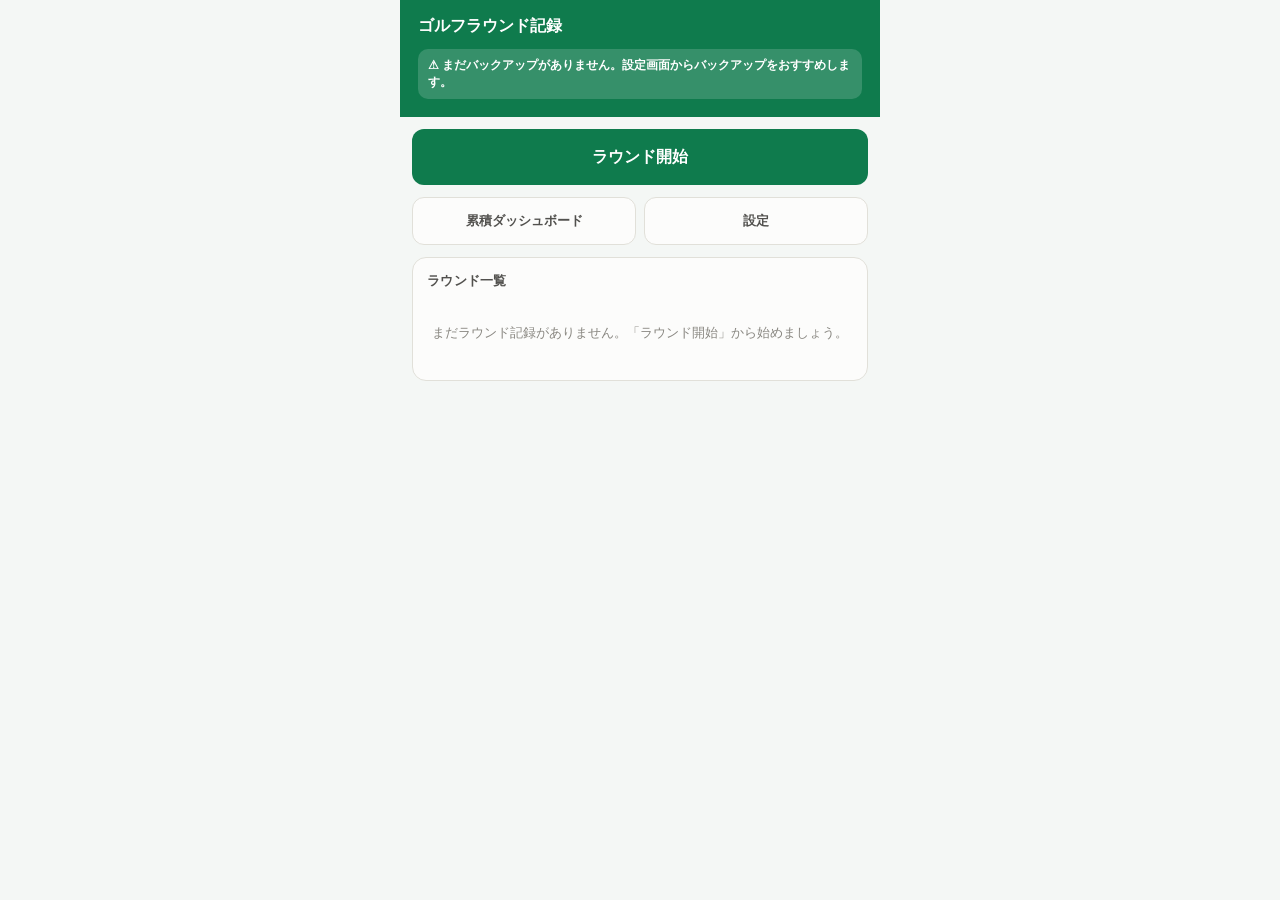
<file: index.html>
<!DOCTYPE html>
<html lang="ja">
<head>
<meta charset="UTF-8">
<meta name="viewport" content="width=device-width, initial-scale=1.0, viewport-fit=cover">
<meta name="apple-mobile-web-app-capable" content="yes">
<meta name="apple-mobile-web-app-status-bar-style" content="black-translucent">
<link rel="manifest" href="manifest.webmanifest">
<link rel="apple-touch-icon" href="icons/icon-192.png">
<link rel="stylesheet" href="css/style.css">
<title>ゴルフ記録</title>
</head>
<body>
<div class="app">
  <header class="hero">
    <div class="h-title">ゴルフラウンド記録</div>
    <div id="warnBanner"></div>
  </header>

  <main>
    <button class="btn primary block" id="startRoundBtn" style="min-height:56px;font-size:16px;">ラウンド開始</button>

    <div class="nav-row">
      <a class="nav-card" href="dashboard.html">累積ダッシュボード</a>
      <a class="nav-card" href="settings.html">設定</a>
    </div>

    <div class="card">
      <h2>ラウンド一覧</h2>
      <div class="round-list" id="roundList"><div class="empty-state">読み込み中…</div></div>
    </div>
  </main>
</div>

<script type="module" src="js/home.js"></script>
<script type="module" src="js/sw-register.js"></script>
</body>
</html>
</file>
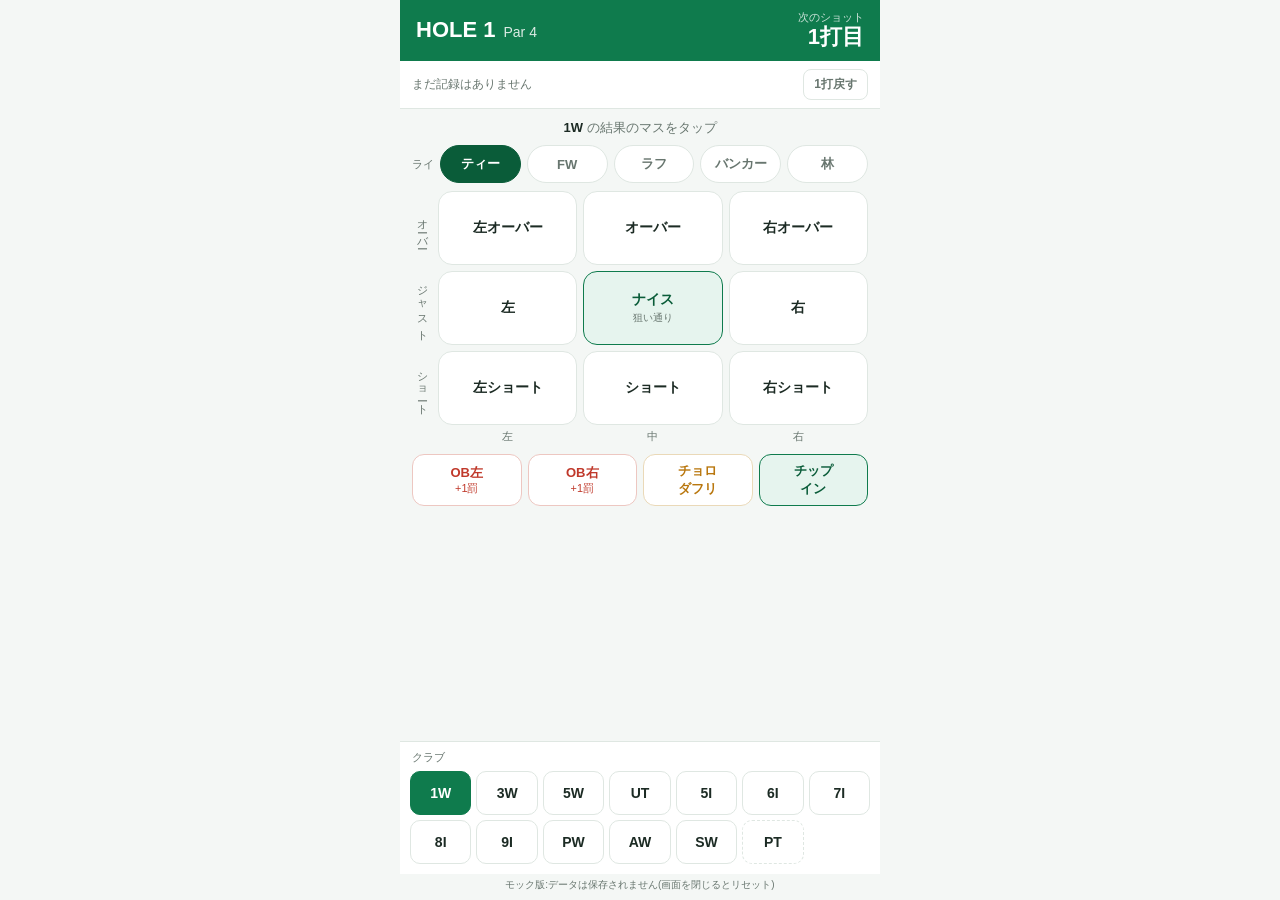
<file: mock/index.html>
<!DOCTYPE html>
<html lang="ja">
<head>
<meta charset="UTF-8">
<meta name="viewport" content="width=device-width, initial-scale=1.0, maximum-scale=1.0, user-scalable=no, viewport-fit=cover">
<meta name="apple-mobile-web-app-capable" content="yes">
<meta name="apple-mobile-web-app-status-bar-style" content="black-translucent">
<title>ゴルフ記録モック</title>
<style>
  :root {
    --green: #0f7b4d;
    --green-dark: #0a5c39;
    --green-pale: #e6f4ee;
    --ink: #1c2b24;
    --sub: #68766f;
    --line: #dfe7e2;
    --bg: #f4f7f5;
    --danger: #c0392b;
    --danger-pale: #fbeae7;
    --warn: #b9770e;
    --warn-pale: #fdf3e3;
    --nice: #0f7b4d;
    --radius: 14px;
  }
  * { margin: 0; padding: 0; box-sizing: border-box; -webkit-tap-highlight-color: transparent; }
  html, body { height: 100%; }
  body {
    font-family: -apple-system, "Hiragino Sans", "Noto Sans JP", sans-serif;
    background: var(--bg);
    color: var(--ink);
    user-select: none;
    -webkit-user-select: none;
    padding-bottom: env(safe-area-inset-bottom);
  }
  .app { max-width: 480px; margin: 0 auto; min-height: 100%; display: flex; flex-direction: column; }

  /* ---- header ---- */
  header {
    background: var(--green);
    color: #fff;
    padding: calc(10px + env(safe-area-inset-top)) 16px 12px;
    display: flex; align-items: center; justify-content: space-between;
  }
  .hole-info { display: flex; align-items: baseline; gap: 8px; }
  .hole-num { font-size: 22px; font-weight: 700; }
  .hole-par { font-size: 14px; opacity: .85; }
  .stroke-now { text-align: right; }
  .stroke-now .label { font-size: 11px; opacity: .8; }
  .stroke-now .num { font-size: 22px; font-weight: 700; line-height: 1.1; }

  /* ---- shot log ---- */
  .log-bar {
    display: flex; align-items: center; gap: 8px;
    padding: 8px 12px; background: #fff; border-bottom: 1px solid var(--line);
    min-height: 46px;
  }
  .log-scroll { display: flex; gap: 6px; overflow-x: auto; flex: 1; -webkit-overflow-scrolling: touch; }
  .log-scroll::-webkit-scrollbar { display: none; }
  .log-chip {
    flex: 0 0 auto; font-size: 12px; padding: 5px 9px; border-radius: 999px;
    background: var(--green-pale); color: var(--green-dark); white-space: nowrap; font-weight: 600;
  }
  .log-chip.bad { background: var(--danger-pale); color: var(--danger); }
  .log-chip.warn { background: var(--warn-pale); color: var(--warn); }
  .log-empty { font-size: 12px; color: var(--sub); }
  .undo-btn {
    flex: 0 0 auto; border: 1px solid var(--line); background: #fff; color: var(--sub);
    font-size: 12px; padding: 6px 10px; border-radius: 8px; font-weight: 600;
  }
  .undo-btn:active { background: var(--bg); }

  /* ---- main ---- */
  main { flex: 1; padding: 10px 12px 4px; display: flex; flex-direction: column; gap: 8px; }
  .guide { font-size: 13px; color: var(--sub); text-align: center; }
  .guide b { color: var(--ink); }

  /* ---- edit banner ---- */
  .edit-banner {
    display: none; align-items: center; justify-content: space-between; gap: 8px;
    background: #fff7e0; border: 1px solid #ecd9a0; border-radius: 10px;
    padding: 8px 10px; font-size: 13px; font-weight: 600; color: #8a6d1a;
  }
  .edit-banner.show { display: flex; }
  .edit-banner button {
    border: 1px solid #ecd9a0; background: #fff; color: #8a6d1a;
    border-radius: 8px; font-size: 12px; font-weight: 600; padding: 5px 10px;
  }

  /* ---- lie row ---- */
  .lie-row { display: flex; align-items: center; gap: 6px; }
  .lie-label { font-size: 11px; color: var(--sub); flex: 0 0 auto; }
  .lie-chips { display: grid; grid-template-columns: repeat(5, 1fr); gap: 6px; flex: 1; }
  .lie-chip {
    border: 1px solid var(--line); background: #fff; border-radius: 999px;
    min-height: 38px; font-size: 13px; font-weight: 600; color: var(--sub);
  }
  .lie-chip.selected { background: var(--ink); border-color: var(--ink); color: #fff; }
  .lie-chip.auto.selected { background: var(--green-dark); border-color: var(--green-dark); }

  /* ---- 9 grid ---- */
  .grid-wrap { display: grid; grid-template-columns: 20px 1fr; gap: 6px; }
  .axis-y { display: grid; grid-template-rows: 1fr 1fr 1fr; gap: 6px; }
  .axis-y span {
    writing-mode: vertical-rl; font-size: 11px; color: var(--sub);
    display: flex; align-items: center; justify-content: center; letter-spacing: 2px;
  }
  .grid9 { display: grid; grid-template-columns: 1fr 1fr 1fr; grid-template-rows: 1fr 1fr 1fr; gap: 6px; }
  .cell {
    background: #fff; border: 1px solid var(--line); border-radius: var(--radius);
    min-height: 74px; font-size: 14px; font-weight: 600; color: var(--ink);
    display: flex; flex-direction: column; align-items: center; justify-content: center; gap: 2px;
  }
  .cell small { font-size: 10px; color: var(--sub); font-weight: 500; }
  .cell:active { background: var(--green-pale); border-color: var(--green); }
  .cell.center { background: var(--green-pale); border-color: var(--green); color: var(--green-dark); }
  .cell.center:active { background: var(--green); color: #fff; }
  .axis-x { display: grid; grid-template-columns: 20px 1fr 1fr 1fr; gap: 6px; }
  .axis-x span { font-size: 11px; color: var(--sub); text-align: center; }
  .axis-x span:first-child { visibility: hidden; }

  /* ---- special buttons ---- */
  .special-row { display: grid; grid-template-columns: repeat(4, 1fr); gap: 6px; }
  .sp-btn {
    border: 1px solid var(--line); background: #fff; border-radius: 12px;
    min-height: 52px; font-size: 13px; font-weight: 600;
    display: flex; flex-direction: column; align-items: center; justify-content: center;
  }
  .sp-btn.ob { color: var(--danger); border-color: #edc7c1; }
  .sp-btn.ob:active { background: var(--danger-pale); }
  .sp-btn.miss { color: var(--warn); border-color: #ead9b8; }
  .sp-btn.miss:active { background: var(--warn-pale); }
  .sp-btn.in { color: var(--green-dark); border-color: var(--green); background: var(--green-pale); }
  .sp-btn.in:active { background: var(--green); color: #fff; }

  /* ---- putt mode ---- */
  .putt-area { display: flex; flex-direction: column; gap: 8px; }
  .putt-row { display: grid; grid-template-columns: 1fr 1fr 1fr; gap: 8px; }
  .putt-btn {
    background: #fff; border: 1px solid var(--line); border-radius: var(--radius);
    min-height: 84px; font-size: 15px; font-weight: 600;
    display: flex; flex-direction: column; align-items: center; justify-content: center; gap: 3px;
  }
  .putt-btn small { font-size: 10px; color: var(--sub); font-weight: 500; }
  .putt-btn:active { background: var(--green-pale); border-color: var(--green); }
  .cupin-btn {
    background: var(--green); color: #fff; border: none; border-radius: var(--radius);
    min-height: 76px; font-size: 18px; font-weight: 700; letter-spacing: 1px;
  }
  .cupin-btn:active { background: var(--green-dark); }

  /* ---- club selector ---- */
  .club-bar { background: #fff; border-top: 1px solid var(--line); padding: 8px 10px calc(10px + env(safe-area-inset-bottom)); }
  .club-label { font-size: 11px; color: var(--sub); margin: 0 2px 6px; }
  .club-grid { display: grid; grid-template-columns: repeat(7, 1fr); gap: 5px; }
  .club-btn {
    min-height: 44px; border-radius: 10px; padding: 0;
    border: 1px solid var(--line); background: #fff; font-size: 14px; font-weight: 700; color: var(--ink);
  }
  .club-btn.selected { background: var(--green); border-color: var(--green); color: #fff; }
  .club-btn.pt { border-style: dashed; }

  /* ---- flash feedback ---- */
  .flash {
    position: fixed; left: 50%; top: 40%; transform: translate(-50%, -50%);
    background: rgba(20, 40, 30, .88); color: #fff; padding: 12px 22px; border-radius: 14px;
    font-size: 16px; font-weight: 700; opacity: 0; pointer-events: none; transition: opacity .15s;
    z-index: 50; text-align: center; line-height: 1.4;
  }
  .flash.show { opacity: 1; }
  .flash small { display: block; font-size: 11px; font-weight: 500; opacity: .8; }

  /* ---- summary overlay ---- */
  .overlay {
    position: fixed; inset: 0; background: rgba(15, 30, 22, .5);
    display: none; align-items: flex-end; justify-content: center; z-index: 100;
  }
  .overlay.show { display: flex; }
  .sheet {
    background: #fff; width: 100%; max-width: 480px; border-radius: 20px 20px 0 0;
    padding: 20px 18px calc(24px + env(safe-area-inset-bottom));
    max-height: 85vh; overflow-y: auto;
  }
  .sheet h2 { font-size: 17px; margin-bottom: 14px; text-align: center; }
  .stat-row { display: grid; grid-template-columns: 1fr 1fr 1fr; gap: 8px; margin-bottom: 14px; }
  .stat {
    background: var(--bg); border-radius: 12px; padding: 10px; text-align: center;
  }
  .stat .v { font-size: 24px; font-weight: 700; color: var(--green-dark); }
  .stat .k { font-size: 11px; color: var(--sub); }
  .shot-list { border-top: 1px solid var(--line); }
  .shot-item {
    display: flex; align-items: center; gap: 10px; padding: 9px 2px;
    border-bottom: 1px solid var(--line); font-size: 14px;
  }
  .shot-item .no { color: var(--sub); font-size: 12px; width: 34px; }
  .shot-item .club { font-weight: 700; width: 40px; }
  .shot-item .res { flex: 1; }
  .shot-item .tag { font-size: 11px; padding: 2px 8px; border-radius: 999px; background: var(--green-pale); color: var(--green-dark); }
  .shot-item .tag.bad { background: var(--danger-pale); color: var(--danger); }
  .shot-item .tag.warn { background: var(--warn-pale); color: var(--warn); }
  .fix-btn {
    border: 1px solid var(--line); background: #fff; color: var(--sub);
    border-radius: 8px; font-size: 12px; font-weight: 600; padding: 6px 10px; flex: 0 0 auto;
  }
  .fix-btn:active { background: var(--bg); }
  .sheet-btns { display: grid; grid-template-columns: 1fr; gap: 8px; margin-top: 16px; }
  .sheet-btn { border-radius: 12px; min-height: 50px; font-size: 15px; font-weight: 700; border: none; }
  .sheet-btn.primary { background: var(--green); color: #fff; }
  .sheet-btn.ghost { background: var(--bg); color: var(--ink); }

  .mock-note { text-align: center; font-size: 10px; color: var(--sub); padding: 4px 0 8px; }
</style>
</head>
<body>
<div class="app">
  <header>
    <div class="hole-info">
      <span class="hole-num">HOLE <span id="holeNum">1</span></span>
      <span class="hole-par">Par <span id="holePar">4</span></span>
    </div>
    <div class="stroke-now">
      <div class="label">次のショット</div>
      <div class="num"><span id="strokeNum">1</span>打目</div>
    </div>
  </header>

  <div class="log-bar">
    <div class="log-scroll" id="logScroll"><span class="log-empty">まだ記録はありません</span></div>
    <button class="undo-btn" id="undoBtn">1打戻す</button>
  </div>

  <main>
    <div class="guide" id="guide"><b>クラブ</b>を選んで、結果のマスをタップ</div>

    <div class="edit-banner" id="editBanner">
      <span id="editBannerText">修正中</span>
      <button id="cancelEdit">修正をやめる</button>
    </div>

    <div class="lie-row" id="lieRow">
      <span class="lie-label">ライ</span>
      <div class="lie-chips" id="lieChips"></div>
    </div>

    <!-- 9 grid mode -->
    <div id="gridMode">
      <div class="grid-wrap">
        <div class="axis-y"><span>オーバー</span><span>ジャスト</span><span>ショート</span></div>
        <div class="grid9" id="grid9"></div>
      </div>
      <div class="axis-x" style="margin-top:4px;">
        <span>.</span><span>左</span><span>中</span><span>右</span>
      </div>
      <div class="special-row" style="margin-top:10px;">
        <button class="sp-btn ob" data-special="OB左">OB左<small style="font-weight:500;">+1罰</small></button>
        <button class="sp-btn ob" data-special="OB右">OB右<small style="font-weight:500;">+1罰</small></button>
        <button class="sp-btn miss" data-special="チョロ/ダフリ">チョロ<br>ダフリ</button>
        <button class="sp-btn in" data-special="チップイン">チップ<br>イン</button>
      </div>
    </div>

    <!-- putt mode -->
    <div id="puttMode" style="display:none;">
      <div class="lie-row" id="puttDistRow" style="margin-bottom:8px;">
        <span class="lie-label">距離</span>
        <div class="lie-chips" id="puttDistChips" style="grid-template-columns: repeat(4, 1fr);"></div>
      </div>
      <div class="grid-wrap">
        <div class="axis-y"><span>オーバー</span><span>ジャスト</span><span>ショート</span></div>
        <div class="grid9" id="puttGrid"></div>
      </div>
      <div class="axis-x" style="margin-top:4px;">
        <span>.</span><span>左</span><span>中</span><span>右</span>
      </div>
      <button class="cupin-btn" data-putt="カップイン" style="width:100%;margin-top:10px;">カップイン</button>
    </div>
  </main>

  <div class="club-bar">
    <div class="club-label">クラブ</div>
    <div class="club-grid" id="clubGrid"></div>
  </div>
  <div class="mock-note">モック版:データは保存されません(画面を閉じるとリセット)</div>
</div>

<div class="flash" id="flash"></div>

<div class="overlay" id="overlay">
  <div class="sheet">
    <h2 id="sheetTitle">ホールアウト</h2>
    <div class="stat-row">
      <div class="stat"><div class="v" id="statScore">-</div><div class="k">スコア</div></div>
      <div class="stat"><div class="v" id="statPutts">-</div><div class="k">パット</div></div>
      <div class="stat"><div class="v" id="statPenalty">-</div><div class="k">ペナルティ</div></div>
    </div>
    <div class="shot-list" id="shotList"></div>
    <div class="sheet-btns">
      <button class="sheet-btn primary" id="nextHole">次のホールへ</button>
    </div>
  </div>
</div>

<script>
(function () {
  var CLUBS = ["1W","3W","5W","UT","5I","6I","7I","8I","9I","PW","AW","SW","PT"];
  var GRID = [
    ["左オーバー","オーバー","右オーバー"],
    ["左",       "ナイス",  "右"],
    ["左ショート","ショート","右ショート"]
  ];
  var LIES = ["ティー", "FW", "ラフ", "バンカー", "林"];
  var hole = { num: 1, par: 4 };
  var shots = [];          // {club, lie, result, kind: normal|nice|ob|miss|in|putt}
  var selectedClub = "1W";
  var selectedLie = "ティー";
  var lieIsAuto = true;
  var editIndex = null;    // 修正中のショットindex(null=通常入力)

  var $ = function (id) { return document.getElementById(id); };

  /* ---- build club bar ---- */
  var clubGrid = $("clubGrid");
  CLUBS.forEach(function (c) {
    var b = document.createElement("button");
    b.className = "club-btn" + (c === "PT" ? " pt" : "");
    b.textContent = c;
    b.dataset.club = c;
    b.addEventListener("click", function () { selectClub(c); });
    clubGrid.appendChild(b);
  });

  /* ---- build lie chips ---- */
  var lieChips = $("lieChips");
  LIES.forEach(function (l) {
    var b = document.createElement("button");
    b.className = "lie-chip";
    b.textContent = l;
    b.dataset.lie = l;
    b.addEventListener("click", function () { setLie(l, false); });
    lieChips.appendChild(b);
  });

  function setLie(l, auto) {
    selectedLie = l;
    lieIsAuto = auto;
    Array.prototype.forEach.call(lieChips.children, function (b) {
      b.classList.toggle("selected", b.dataset.lie === l);
      b.classList.toggle("auto", auto && b.dataset.lie === l);
    });
  }

  /* 前の打から次のライを推測する(バンカー・林は手動でのみ選ばれる) */
  function inferLie() {
    if (shots.length === 0) return "ティー";
    var last = shots[shots.length - 1];
    if (last.result.indexOf("OB") === 0) return last.lie;          // 打ち直し:同じ場所
    if (last.kind === "miss") return last.lie;                      // チョロ:ほぼ同じ場所
    if (last.result.indexOf("左") >= 0 || last.result.indexOf("右") >= 0) return "ラフ";
    return "FW";
  }

  function selectClub(c) {
    selectedClub = c;
    Array.prototype.forEach.call(clubGrid.children, function (b) {
      b.classList.toggle("selected", b.dataset.club === c);
    });
    var isPutt = (c === "PT");
    $("gridMode").style.display = isPutt ? "none" : "";
    $("puttMode").style.display = isPutt ? "" : "none";
    $("lieRow").style.display = isPutt ? "none" : "";
    if (isPutt) updatePuttDistRow();
    $("guide").innerHTML = isPutt
      ? "<b>パット</b>の結果をタップ(入ったら「カップイン」)"
      : "<b>" + c + "</b> の結果のマスをタップ";
  }

  /* ---- build 9 grid ---- */
  var grid9 = $("grid9");
  GRID.forEach(function (row, ri) {
    row.forEach(function (label, ci) {
      var b = document.createElement("button");
      b.className = "cell" + (ri === 1 && ci === 1 ? " center" : "");
      b.innerHTML = ri === 1 && ci === 1 ? "ナイス<small>狙い通り</small>" : label;
      b.addEventListener("click", function () {
        record({ club: selectedClub, lie: selectedLie, result: label, kind: (ri === 1 && ci === 1) ? "nice" : "normal" });
      });
      grid9.appendChild(b);
    });
  });

  /* ---- special buttons ---- */
  Array.prototype.forEach.call(document.querySelectorAll("[data-special]"), function (b) {
    b.addEventListener("click", function () {
      var r = b.dataset.special;
      if (r === "チップイン") {
        var wasEdit = (editIndex !== null);
        record({ club: selectedClub, lie: selectedLie, result: "チップイン", kind: "in" });
        if (!wasEdit) holeOut();
      } else if (r.indexOf("OB") === 0) {
        record({ club: selectedClub, lie: selectedLie, result: r, kind: "ob" });
      } else {
        record({ club: selectedClub, lie: selectedLie, result: r, kind: "miss" });
      }
    });
  });

  /* ---- パットの距離帯(毎打選択) ---- */
  var PUTT_DISTS = [
    { key: "ロング", note: "10m〜" },
    { key: "ミドル", note: "3〜10m" },
    { key: "ショート", note: "1〜3m" },
    { key: "1m以内", note: "タップイン" }
  ];
  var selectedPuttDist = "ミドル";
  var puttDistChips = $("puttDistChips");
  PUTT_DISTS.forEach(function (p) {
    var b = document.createElement("button");
    b.className = "lie-chip";
    b.innerHTML = p.key + '<br><small style="font-size:9px;font-weight:500;">' + p.note + '</small>';
    b.dataset.dist = p.key;
    b.addEventListener("click", function () { setPuttDist(p.key); });
    puttDistChips.appendChild(b);
  });
  function setPuttDist(k) {
    selectedPuttDist = k;
    Array.prototype.forEach.call(puttDistChips.children, function (b) {
      b.classList.toggle("selected", b.dataset.dist === k);
    });
  }
  /* 2パット目以降はタップイン圏が多いので「1m以内」を自動選択(違うときだけタップで変更) */
  function updatePuttDistRow() {
    var isFirst = shots.filter(function (s) { return s.club === "PT"; }).length === 0;
    setPuttDist(isFirst ? "ミドル" : "1m以内");
  }

  /* ---- putt grid (打ち出し方向 × 距離感) ---- */
  var PGRID = [
    ["左オーバー", "オーバー",  "右オーバー"],
    ["左に外し",   "惜しい",    "右に外し"],
    ["左ショート", "ショート",  "右ショート"]
  ];
  var puttGrid = $("puttGrid");
  PGRID.forEach(function (row, ri) {
    row.forEach(function (label, ci) {
      var b = document.createElement("button");
      b.className = "cell";
      b.innerHTML = (ri === 1 && ci === 1) ? "惜しい<small>距離◎ 真っ直ぐ</small>" : label;
      b.addEventListener("click", function () {
        record({ club: "PT", lie: "グリーン", result: label, kind: "putt", dist: selectedPuttDist });
      });
      puttGrid.appendChild(b);
    });
  });

  /* ---- cup in ---- */
  Array.prototype.forEach.call(document.querySelectorAll("[data-putt='カップイン']"), function (b) {
    b.addEventListener("click", function () {
      var wasEdit = (editIndex !== null);
      record({ club: "PT", lie: "グリーン", result: "カップイン", kind: "in", dist: selectedPuttDist });
      if (!wasEdit) holeOut();
    });
  });

  /* ---- record / undo ---- */
  function record(shot) {
    if (editIndex !== null) {
      var i = editIndex;
      shots[i] = shot;
      exitEditMode();
      render();
      flash((i + 1) + "打目を修正しました", shot.club + " " + shot.result);
      // 最終打がホールイン系のままなら、サマリーに戻る
      var last = shots[shots.length - 1];
      if (last && last.kind === "in") setTimeout(holeOut, 700);
      return;
    }
    shots.push(shot);
    setLie(inferLie(), true);
    updatePuttDistRow();
    render();
    flash(shot.club + " " + shot.result, shot.kind === "ob" ? "+1打罰" : (shot.dist ? shot.dist + "パット" : (shot.lie !== "グリーン" ? shot.lie + "から" : "")));
    if (navigator.vibrate) navigator.vibrate(10);
  }

  /* ---- edit mode ---- */
  function startEdit(i) {
    editIndex = i;
    var s = shots[i];
    $("overlay").classList.remove("show");
    $("editBannerText").textContent = (i + 1) + "打目を修正中(" + s.club + " " + s.result + ")";
    $("editBanner").classList.add("show");
    selectClub(s.club);
    if (s.club !== "PT") setLie(s.lie, false);
  }

  function exitEditMode() {
    editIndex = null;
    $("editBanner").classList.remove("show");
    selectClub(selectedClub);
    setLie(inferLie(), true);
  }

  $("cancelEdit").addEventListener("click", function () {
    exitEditMode();
    var last = shots[shots.length - 1];
    if (last && last.kind === "in") holeOut();
  });

  $("undoBtn").addEventListener("click", function () {
    if (editIndex !== null) exitEditMode();
    if (shots.length === 0) return;
    var s = shots.pop();
    setLie(inferLie(), true);
    updatePuttDistRow();
    render();
    flash("取り消し", s.club + " " + s.result);
  });

  /* ---- render ---- */
  function penalties() {
    return shots.filter(function (s) { return s.kind === "ob"; }).length;
  }
  function score() { return shots.length + penalties(); }
  function putts() {
    return shots.filter(function (s) { return s.club === "PT"; }).length;
  }

  function render() {
    $("strokeNum").textContent = score() + 1;
    var log = $("logScroll");
    log.innerHTML = "";
    if (shots.length === 0) {
      log.innerHTML = '<span class="log-empty">まだ記録はありません</span>';
    } else {
      shots.forEach(function (s, i) {
        var chip = document.createElement("span");
        chip.className = "log-chip" + (s.kind === "ob" ? " bad" : s.kind === "miss" ? " warn" : "");
        chip.textContent = (i + 1) + " " + (s.lie === "グリーン" ? (s.dist ? s.dist + " " : "") : s.lie + " ") + s.club + " " + s.result;
        log.appendChild(chip);
      });
      log.scrollLeft = log.scrollWidth;
    }
  }

  /* ---- flash ---- */
  var flashTimer;
  function flash(main, sub) {
    var f = $("flash");
    f.innerHTML = main + (sub ? "<small>" + sub + "</small>" : "");
    f.classList.add("show");
    clearTimeout(flashTimer);
    flashTimer = setTimeout(function () { f.classList.remove("show"); }, 900);
  }

  /* ---- hole out ---- */
  function holeOut() {
    var sc = score(), pa = hole.par;
    var diff = sc - pa;
    var name = diff === 0 ? "パー" : diff === -1 ? "バーディ" : diff === -2 ? "イーグル"
             : diff === 1 ? "ボギー" : diff === 2 ? "ダブルボギー" : "+" + diff;
    $("sheetTitle").textContent = "ホール" + hole.num + " ホールアウト:" + name;
    $("statScore").textContent = sc;
    $("statPutts").textContent = putts();
    $("statPenalty").textContent = penalties();
    var list = $("shotList");
    list.innerHTML = "";
    shots.forEach(function (s, i) {
      var div = document.createElement("div");
      div.className = "shot-item";
      var tagClass = s.kind === "ob" ? "bad" : s.kind === "miss" ? "warn" : "";
      div.innerHTML = '<span class="no">' + (i + 1) + '打</span>'
        + '<span class="club">' + s.club + '</span>'
        + '<span class="res">' + s.result + ' <small style="color:var(--sub);font-size:11px;">' + s.lie + (s.dist ? "・" + s.dist : "") + '</small></span>'
        + (s.kind === "ob" ? '<span class="tag bad">+1罰</span>'
          : s.kind === "in" || s.kind === "nice" ? '<span class="tag">Good</span>'
          : s.kind === "miss" ? '<span class="tag warn">ミス</span>' : "");
      var fixBtn = document.createElement("button");
      fixBtn.className = "fix-btn";
      fixBtn.textContent = "修正";
      fixBtn.addEventListener("click", function () { startEdit(i); });
      div.appendChild(fixBtn);
      list.appendChild(div);
    });
    $("overlay").classList.add("show");
  }


  $("nextHole").addEventListener("click", function () {
    hole.num += 1;
    hole.par = [4, 3, 5, 4][ (hole.num - 1) % 4 ];
    $("holeNum").textContent = hole.num;
    $("holePar").textContent = hole.par;
    shots = [];
    $("overlay").classList.remove("show");
    selectClub("1W");
    setLie("ティー", true);
    setPuttDist("ミドル");
    render();
  });

  /* ---- init ---- */
  selectClub("1W");
  setLie("ティー", true);
  setPuttDist("ミドル");
  render();
})();
</script>
</body>
</html>
</file>
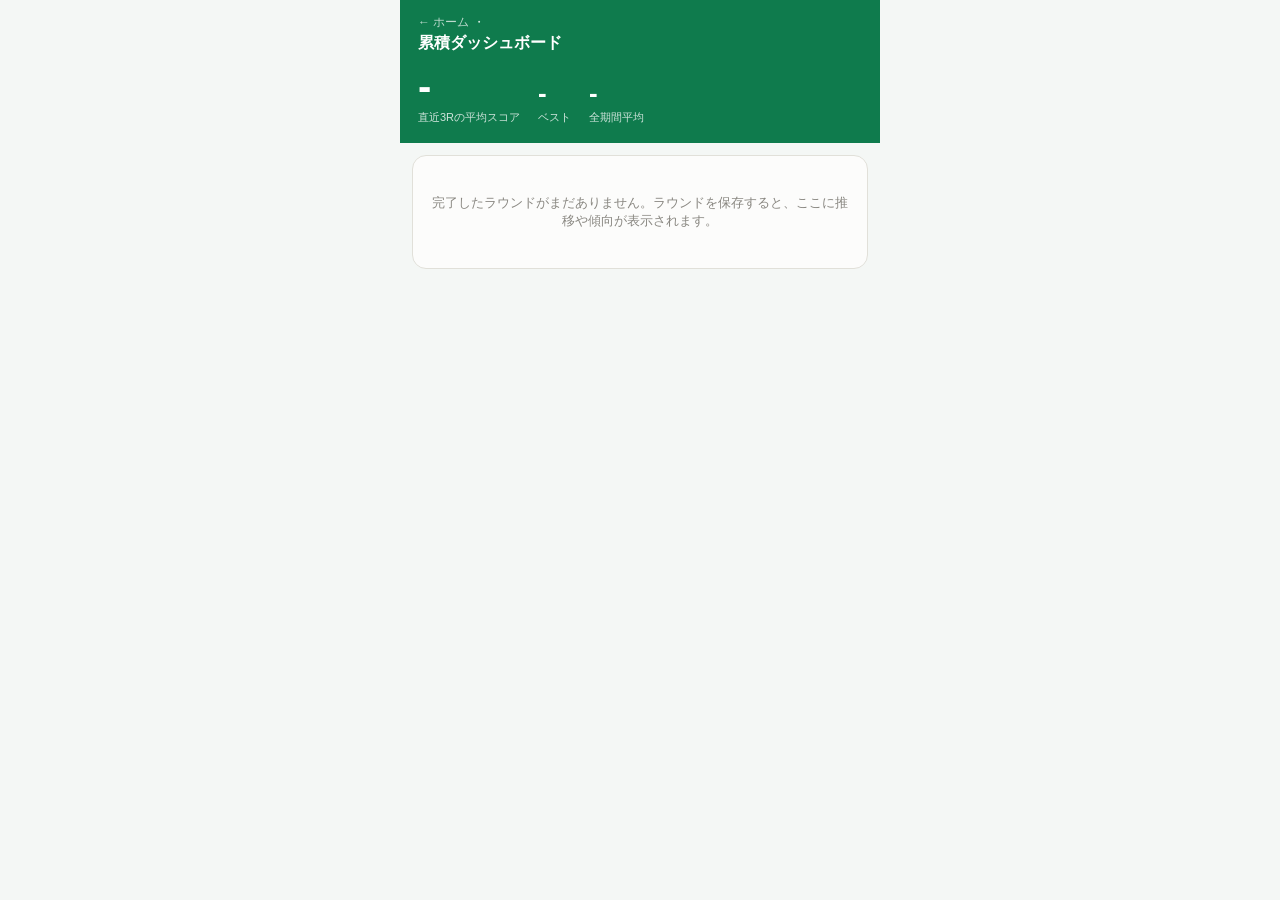
<file: dashboard.html>
<!DOCTYPE html>
<html lang="ja">
<head>
<meta charset="UTF-8">
<meta name="viewport" content="width=device-width, initial-scale=1.0, viewport-fit=cover">
<meta name="apple-mobile-web-app-capable" content="yes">
<link rel="manifest" href="manifest.webmanifest">
<link rel="apple-touch-icon" href="icons/icon-192.png">
<link rel="stylesheet" href="css/style.css">
<title>累積ダッシュボード - ゴルフ記録</title>
</head>
<body>
<div class="app">
  <header class="hero">
    <div class="h-sub"><a href="index.html" style="color:#fff;opacity:.85;">&larr; ホーム</a> ・ <span id="headerSub"></span></div>
    <div class="h-title">累積ダッシュボード</div>
    <div class="hero-row">
      <div class="hero-item"><div class="v" id="avgRecent">-</div><div class="k">直近3Rの平均スコア</div></div>
      <div class="hero-item secondary"><div class="v" id="best">-</div><div class="k">ベスト</div></div>
      <div class="hero-item secondary"><div class="v" id="avgAll">-</div><div class="k">全期間平均</div></div>
    </div>
  </header>

  <main>
    <div class="filter-bar" id="filterBar">
      <div class="filter-field">
        <label for="filterFacility">ゴルフ場</label>
        <select id="filterFacility"></select>
      </div>
      <div class="filter-field">
        <label for="filterLoop">コース(9ホール)</label>
        <select id="filterLoop"></select>
      </div>
      <div class="filter-field">
        <label for="filterTee">ティー</label>
        <select id="filterTee"></select>
      </div>
      <div class="filter-field">
        <label for="filterRound">ラウンド</label>
        <select id="filterRound">
          <option value="18">18Hのみ</option>
          <option value="all">すべて</option>
        </select>
      </div>
    </div>

    <div class="card" id="emptyCard" style="display:none;">
      <div class="empty-state" id="emptyCardText">完了したラウンドがまだありません。ラウンドを保存すると、ここに推移や傾向が表示されます。</div>
    </div>

    <div id="dashboardBody" style="display:flex;flex-direction:column;gap:12px;">
      <div class="card">
        <h2>スコアとパット数の推移<small>直近20ラウンドまで表示</small><small class="filter-count"></small></h2>
        <div id="scoreChart"></div>
        <div id="puttChart" style="margin-top:2px;"></div>
      </div>

      <div class="card" style="padding: 14px 14px 12px;">
        <h2>主要指標<small>直近3Rの平均と、その前3Rとの比較</small><small class="filter-count"></small></h2>
        <div class="kpi-grid" id="kpiGrid"></div>
        <div class="kpi-note">矢印は良い方向への変化が緑(パット・3パット・ペナルティは減が良化)。</div>
      </div>

      <div class="card">
        <h2>スコア分布<small class="filter-count"></small></h2>
        <div class="dist-bar" id="distBar"></div>
        <div class="dist-legend" id="distLegend"></div>
      </div>

      <div class="card">
        <h2>ホールタイプ別 平均の±<small id="typeN" class="filter-count"></small></h2>
        <div class="kpi-grid" id="typeGrid"></div>
      </div>

      <div class="card">
        <h2>コース別・ホール別 平均の±<small class="filter-count"></small></h2>
        <div class="seg-row" id="facilityTabRow"></div>
        <div class="seg-row" id="loopTabRow" style="margin-top:-4px;"></div>
        <div class="hole-grid" id="courseHoles"></div>
        <div class="hm-insight" id="courseInsight" style="margin-top:10px;"></div>
      </div>

      <div class="card">
        <h2>距離帯別パット成績<small>累積</small><small class="filter-count"></small></h2>
        <table>
          <thead><tr><th>距離帯</th><th>本数</th><th>カップイン率</th><th>3パット関与</th></tr></thead>
          <tbody id="puttDistRows"></tbody>
        </table>
      </div>

      <div class="card">
        <h2>累積ミス傾向ヒートマップ<small class="filter-count"></small></h2>
        <div class="seg-row" id="segRow"></div>
        <div class="club-pick" id="clubPick"></div>
        <div class="hm-block" style="margin-top:0;">
          <div class="hm-title"><span id="shotTitle">ショット</span><small id="shotN"></small></div>
          <div class="hm-grid13" id="shotGrid"></div>
          <div class="hm-insight" id="shotInsight"></div>
          <div class="hm-note" id="shotNote"></div>
        </div>
        <div class="hm-block">
          <div class="hm-title">パットの外し方<small id="puttN"></small></div>
          <div class="hm-wrap">
            <div class="hm-axis-y"><span>オーバー</span><span>ジャスト</span><span>ショート</span></div>
            <div class="hm-grid" id="puttGridHm"></div>
          </div>
          <div class="hm-axis-x"><span></span><span>左</span><span>中</span><span>右</span></div>
          <div class="hm-insight" id="puttInsight"></div>
        </div>
      </div>
    </div>
  </main>
</div>

<script type="module" src="js/dashboard.js"></script>
<script type="module" src="js/sw-register.js"></script>
</body>
</html>
</file>
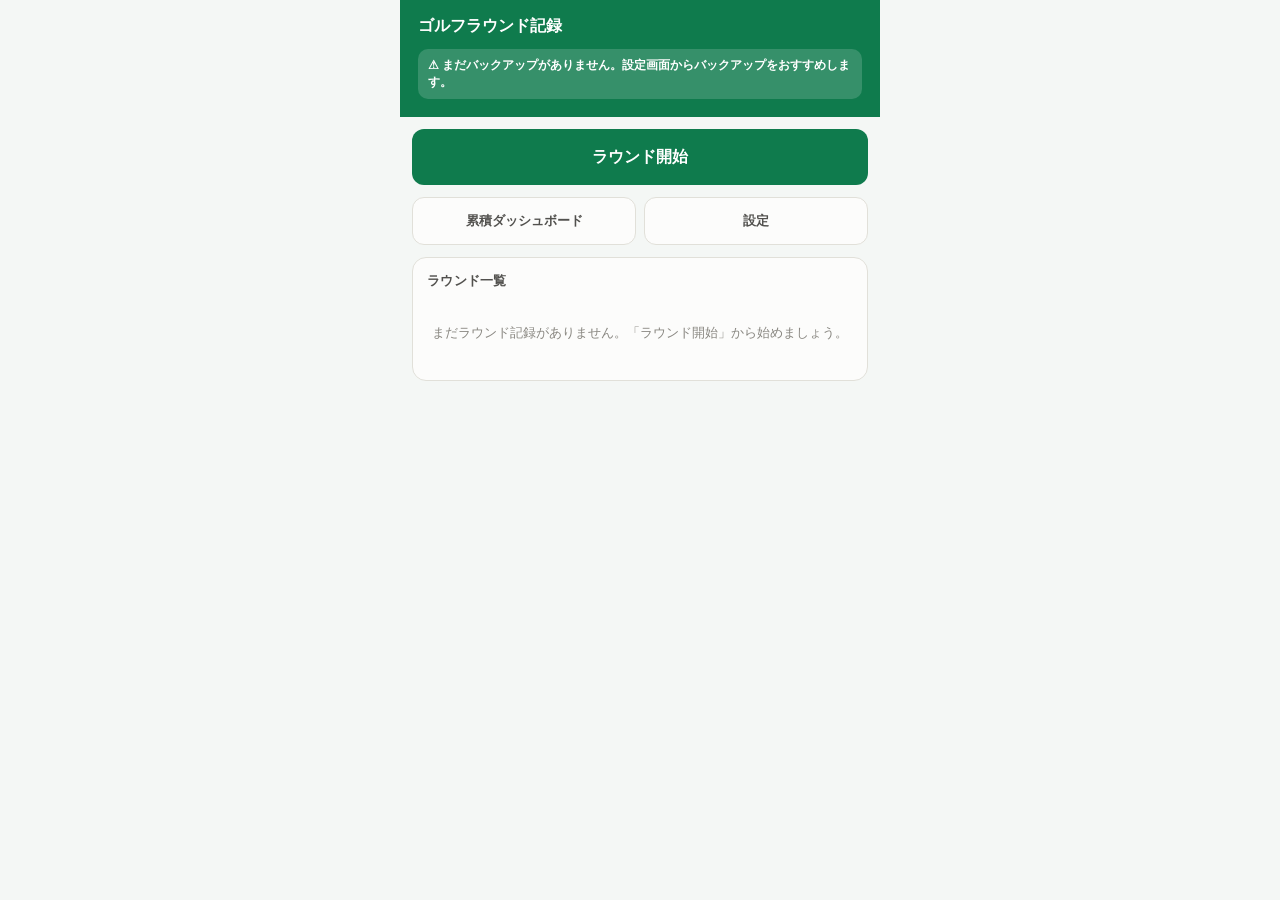
<file: hole.html>
<!DOCTYPE html>
<html lang="ja">
<head>
<meta charset="UTF-8">
<meta name="viewport" content="width=device-width, initial-scale=1.0, maximum-scale=1.0, user-scalable=no, viewport-fit=cover">
<meta name="apple-mobile-web-app-capable" content="yes">
<meta name="apple-mobile-web-app-status-bar-style" content="black-translucent">
<link rel="manifest" href="manifest.webmanifest">
<link rel="apple-touch-icon" href="icons/icon-192.png">
<link rel="stylesheet" href="css/style.css">
<title>ホール入力 - ゴルフ記録</title>
</head>
<body>
<div class="app">
  <header class="hole-header">
    <div class="hole-info-col">
      <div class="hole-info">
        <span class="hole-num">HOLE <span id="holeNum">1</span></span>
        <button class="hole-par-btn" id="parBtn">Par <span id="holePar">4</span></button>
      </div>
      <div class="hole-cum" id="holeCum"></div>
    </div>
    <div class="stroke-now">
      <div>
        <div class="label">次のショット</div>
        <div class="num"><span id="strokeNum">1</span>打目</div>
      </div>
      <button class="menu-btn" id="menuBtn">⋯</button>
    </div>
  </header>

  <div class="log-bar">
    <div class="log-scroll" id="logScroll"><span class="log-empty">まだ記録はありません</span></div>
    <button class="undo-btn" id="undoBtn">1打戻す</button>
  </div>

  <main class="hole-main">
    <div class="guide" id="guide"><b>クラブ</b>を選んで、結果のマスをタップ</div>

    <div class="edit-banner" id="editBanner">
      <span id="editBannerText">修正中</span>
      <button id="cancelEdit">修正をやめる</button>
    </div>

    <div class="lie-row" id="lieRow">
      <div class="lie-chips" id="lieChips"></div>
    </div>

    <div id="gridMode">
      <div class="grid-wrap">
        <div class="axis-y"><span>オーバー</span><span>ジャスト</span><span>ショート</span></div>
        <div class="grid9" id="grid9"></div>
      </div>
      <div class="axis-x" style="margin-top:4px;">
        <span>.</span><span>左</span><span>中</span><span>右</span>
      </div>
      <div class="special-row" id="specialRow" style="margin-top:10px;">
        <button class="sp-btn ob" data-special="OB">OB</button>
        <button class="sp-btn ob" data-special="ペナ">ペナ<small style="font-weight:500;">赤杭・池</small></button>
        <button class="sp-btn miss" data-special="トップ・チョロ">トップ<br>チョロ</button>
        <button class="sp-btn in" data-special="チップイン">チップ<br>イン</button>
      </div>
      <div id="cancelRow" style="margin-top:10px;display:none;">
        <button class="cancel-pick" id="cancelPickBtn">やめる</button>
      </div>
      <div id="choiceRow" style="margin-top:10px;display:none;">
        <div class="choice-grid">
          <button class="sp-btn ob choice" id="choiceReplay">打ち直し<small>+1罰・元の位置から</small></button>
          <button class="sp-btn ob choice" id="choiceAdvance">前進<small>+2罰・特設ティー等</small></button>
        </div>
        <button class="cancel-pick" id="cancelChoiceBtn" style="width:100%;margin-top:6px;">やめる</button>
      </div>
    </div>

    <div id="puttMode" style="display:none;">
      <div class="lie-row" id="puttDistRow" style="margin-bottom:8px;">
        <div class="lie-chips" id="puttDistChips" style="grid-template-columns: repeat(4, 1fr);"></div>
      </div>
      <div class="grid-wrap">
        <div class="axis-y"><span>オーバー</span><span>ジャスト</span><span>ショート</span></div>
        <div class="grid9" id="puttGrid"></div>
      </div>
      <div class="axis-x" style="margin-top:4px;">
        <span>.</span><span>左</span><span>中</span><span>右</span>
      </div>
      <button class="cupin-btn" id="cupinBtn" style="width:100%;margin-top:10px;">カップイン</button>
    </div>
  </main>

  <div class="club-bar">
    <div class="club-label">クラブ</div>
    <div class="club-grid" id="clubGrid"></div>
  </div>
</div>

<div class="flash" id="flash"></div>

<div class="overlay" id="overlay">
  <div class="sheet">
    <h2 id="sheetTitle">ホールアウト</h2>
    <div class="stat-row">
      <div class="stat"><div class="v" id="statScore">-</div><div class="k">スコア</div></div>
      <div class="stat"><div class="v" id="statPutts">-</div><div class="k">パット</div></div>
      <div class="stat"><div class="v" id="statPenalty">-</div><div class="k">ペナルティ</div></div>
    </div>
    <div class="shot-list" id="shotList"></div>
    <div class="sheet-btns">
      <button class="sheet-btn primary" id="nextHole">次のホールへ</button>
    </div>
  </div>
</div>

<div class="overlay" id="menuOverlay">
  <div class="sheet">
    <h2>メニュー</h2>
    <div class="sheet-btns">
      <button class="sheet-btn ghost" id="openScorecardBtn">スコアカード</button>
      <button class="sheet-btn danger" id="endEarlyBtn">ここまでで終了して保存</button>
      <button class="sheet-btn danger" id="discardBtn">保存せずにラウンドを中止</button>
      <button class="sheet-btn ghost" id="closeMenuBtn">閉じる</button>
    </div>
  </div>
</div>

<div class="overlay" id="scorecardOverlay">
  <div class="sheet">
    <h2>スコアカード</h2>
    <div id="scorecardBody"></div>
    <div class="sc-total-row" id="scorecardTotalRow"></div>
    <div class="sc-legend" id="scorecardLegend"></div>
    <div class="sheet-btns">
      <button class="sheet-btn ghost" id="closeScorecardBtn">閉じる</button>
    </div>
  </div>
</div>

<div class="overlay" id="endConfirmOverlay">
  <div class="sheet">
    <h2>ラウンドを終了しますか?</h2>
    <p class="sheet-text" id="endConfirmText"></p>
    <div class="sheet-btns">
      <button class="sheet-btn danger" id="endConfirmYes">終了して保存</button>
      <button class="sheet-btn ghost" id="endConfirmNo">戻る</button>
    </div>
  </div>
</div>

<div class="overlay" id="discardConfirmOverlay">
  <div class="sheet">
    <h2>ラウンドを中止しますか?</h2>
    <p class="sheet-text">このラウンドの記録を保存せずに終了しますか?入力した内容は失われます。</p>
    <div class="sheet-btns">
      <button class="sheet-btn danger" id="discardConfirmYes">中止する</button>
      <button class="sheet-btn ghost" id="discardConfirmNo">戻る</button>
    </div>
  </div>
</div>

<div class="overlay" id="parEditOverlay">
  <div class="sheet">
    <h2 id="parEditTitle">ホールのパーを変更</h2>
    <div class="chip-grid" id="parEditChips" style="justify-content:center; margin-bottom:16px;">
      <button class="chip-toggle" type="button" data-par="3">Par3</button>
      <button class="chip-toggle" type="button" data-par="4">Par4</button>
      <button class="chip-toggle" type="button" data-par="5">Par5</button>
    </div>
    <div class="sheet-btns">
      <button class="sheet-btn primary" id="parEditApply">変更する</button>
      <button class="sheet-btn ghost" id="parEditCancel">やめる</button>
    </div>
  </div>
</div>

<script type="module" src="js/holeInput.js"></script>
<script type="module" src="js/sw-register.js"></script>
</body>
</html>
</file>
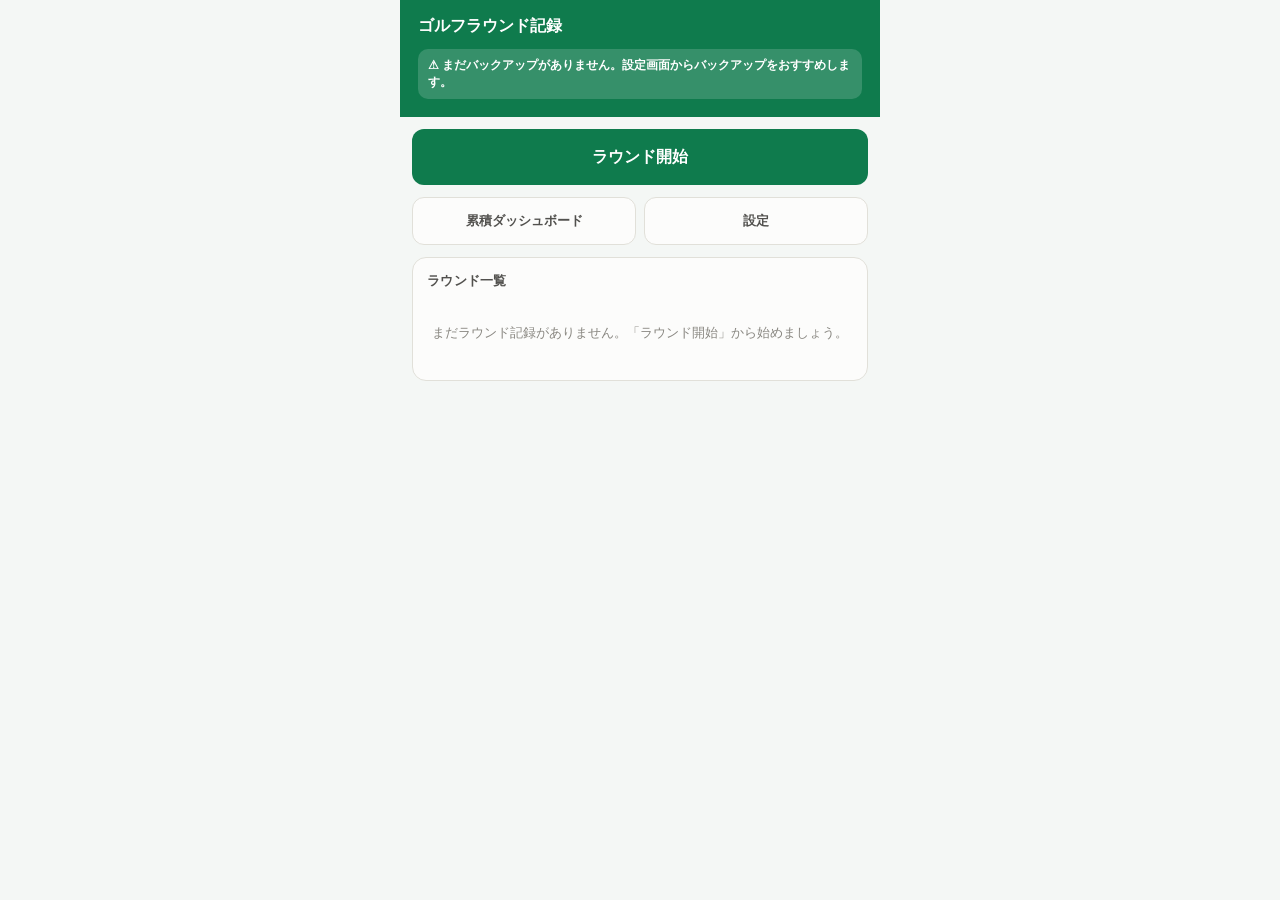
<file: review.html>
<!DOCTYPE html>
<html lang="ja">
<head>
<meta charset="UTF-8">
<meta name="viewport" content="width=device-width, initial-scale=1.0, viewport-fit=cover">
<meta name="apple-mobile-web-app-capable" content="yes">
<link rel="manifest" href="manifest.webmanifest">
<link rel="apple-touch-icon" href="icons/icon-192.png">
<link rel="stylesheet" href="css/style.css">
<title>ラウンド振り返り - ゴルフ記録</title>
</head>
<body>
<div class="app">
  <header class="hero">
    <div class="hero-top-row">
      <div class="h-sub">
        <a href="index.html" style="color:#fff;opacity:.85;">&larr; ホーム</a> ・
        <span id="headerDate"></span>
        <button type="button" id="courseNameBtn" class="course-name-btn"></button>
      </div>
      <div class="hero-top-actions">
        <button type="button" id="scorecardBtn" class="hero-btn">スコアカード</button>
        <button type="button" id="menuBtn" class="menu-btn">⋯</button>
      </div>
    </div>
    <div class="h-title">ラウンド振り返り</div>
    <div class="hero">
      <span class="score" id="heroScore">-</span>
      <span class="topar" id="heroToPar"></span>
    </div>
    <div class="hero-chips" id="heroChips"></div>
  </header>

  <main>
    <div class="backup-cta" id="backupCta" style="display:none;">
      <span class="txt">記録した直後の今がおすすめです。</span>
      <button class="btn primary" id="backupCtaBtn" type="button">バックアップを保存</button>
    </div>

    <div class="card">
      <h2>スコアロス要因 TOP3</h2>
      <div id="lossList"></div>
    </div>

    <div class="compare-row">
      <label for="compareSelect">比較対象</label>
      <select id="compareSelect">
        <option value="recent5">直近5ラウンドの平均</option>
        <option value="all">全期間の平均</option>
        <option value="best">自己ベストのラウンド</option>
        <option value="course">同じコースでの平均</option>
        <option value="prev">前回のラウンド</option>
      </select>
    </div>
    <div class="kpi-grid" id="kpiGrid"></div>

    <div class="card">
      <h2>スコア分布</h2>
      <div class="dist-bar" id="distBar"></div>
      <div class="dist-legend" id="distLegend"></div>
    </div>

    <div class="card">
      <h2>ホールタイプ別(平均の±)</h2>
      <div class="kpi-grid" id="typeGrid" style="gap:8px;"></div>
      <div class="hm-note" style="margin-top:8px;">1ラウンドではブレが大きい指標です。傾向は累積画面で。</div>
    </div>

    <div class="card">
      <h2>距離帯別パット成績</h2>
      <table>
        <thead><tr><th>距離帯</th><th>本数</th><th>カップイン率</th><th>3パット関与</th></tr></thead>
        <tbody id="puttDistRows"></tbody>
      </table>
    </div>

    <div class="card">
      <h2>ミス傾向ヒートマップ</h2>
      <div class="seg-row" id="segRow"></div>
      <div class="club-pick" id="clubPick"></div>
      <div class="hm-block" style="margin-top:0;">
        <div class="hm-title"><span id="shotTitle">ショット</span><small id="shotN"></small></div>
        <div class="hm-grid13" id="shotGrid"></div>
        <div class="hm-insight" id="shotInsight"></div>
        <div class="hm-note" id="shotNote"></div>
      </div>
      <div class="hm-block">
        <div class="hm-title">パットの外し方<small id="puttN"></small></div>
        <div class="hm-wrap">
          <div class="hm-axis-y"><span>オーバー</span><span>ジャスト</span><span>ショート</span></div>
          <div class="hm-grid" id="puttGridHm"></div>
        </div>
        <div class="hm-axis-x"><span></span><span>左</span><span>中</span><span>右</span></div>
        <div class="hm-insight" id="puttInsight"></div>
      </div>
    </div>

    <div class="card">
      <h2>ホール別</h2>
      <table>
        <thead><tr><th>H</th><th>Par</th><th>スコア</th><th>±</th><th>パット</th><th>メモ</th></tr></thead>
        <tbody id="holeRows"></tbody>
      </table>
      <div class="hm-note" style="margin-top:8px;">Parをタップすると3/4/5に修正できます(記録済みホール)。</div>
    </div>
  </main>
</div>

<div class="overlay" id="menuOverlay">
  <div class="sheet">
    <h2>メニュー</h2>
    <div class="sheet-btns">
      <button class="sheet-btn danger" id="deleteRoundBtn">このラウンドを削除</button>
      <button class="sheet-btn ghost" id="closeMenuBtn">閉じる</button>
    </div>
  </div>
</div>

<div class="overlay" id="deleteConfirmOverlay">
  <div class="sheet">
    <h2>ラウンドを削除しますか?</h2>
    <p class="sheet-text" id="deleteConfirmText"></p>
    <p class="sheet-text">この操作は取り消せません。</p>
    <div class="sheet-btns">
      <button class="sheet-btn danger" id="deleteConfirmYes">削除する</button>
      <button class="sheet-btn ghost" id="deleteConfirmNo">戻る</button>
    </div>
  </div>
</div>

<div class="overlay" id="parEditOverlay">
  <div class="sheet">
    <h2 id="parEditTitle">ホールのパーを変更</h2>
    <div class="chip-grid" id="parEditChips" style="justify-content:center; margin-bottom:16px;">
      <button class="chip-toggle" type="button" data-par="3">Par3</button>
      <button class="chip-toggle" type="button" data-par="4">Par4</button>
      <button class="chip-toggle" type="button" data-par="5">Par5</button>
    </div>
    <div class="sheet-btns">
      <button class="sheet-btn primary" id="parEditApply">変更する</button>
      <button class="sheet-btn ghost" id="parEditCancel">やめる</button>
    </div>
  </div>
</div>

<div class="overlay" id="parConfirmOverlay">
  <div class="sheet">
    <h2>コース情報にも反映しますか?</h2>
    <p class="sheet-text" id="parConfirmText"></p>
    <div class="sheet-btns">
      <button class="sheet-btn primary" id="parConfirmYes">コース情報にも反映</button>
      <button class="sheet-btn ghost" id="parConfirmNo">このラウンドのみ</button>
    </div>
  </div>
</div>

<div class="overlay" id="coursePickOverlay">
  <div class="sheet">
    <h2 id="coursePickTitle">コースを選び直す</h2>
    <div class="chip-grid" id="coursePickChips" style="margin-bottom:16px;"></div>
    <div class="sheet-btns">
      <button class="sheet-btn ghost" id="coursePickBack" style="display:none;">戻る</button>
      <button class="sheet-btn ghost" id="coursePickCancel">やめる</button>
    </div>
  </div>
</div>

<div class="overlay" id="courseReassignConfirmOverlay">
  <div class="sheet">
    <h2>コースを付け替えますか?</h2>
    <p class="sheet-text" id="courseReassignText"></p>
    <p class="sheet-text" id="courseReassignMismatch" style="color:var(--warn);"></p>
    <div class="sheet-btns">
      <button class="sheet-btn primary" id="courseReassignYes">付け替える</button>
      <button class="sheet-btn ghost" id="courseReassignNo">やめる</button>
    </div>
  </div>
</div>

<script type="module" src="js/review.js"></script>
<script type="module" src="js/sw-register.js"></script>
</body>
</html>
</file>
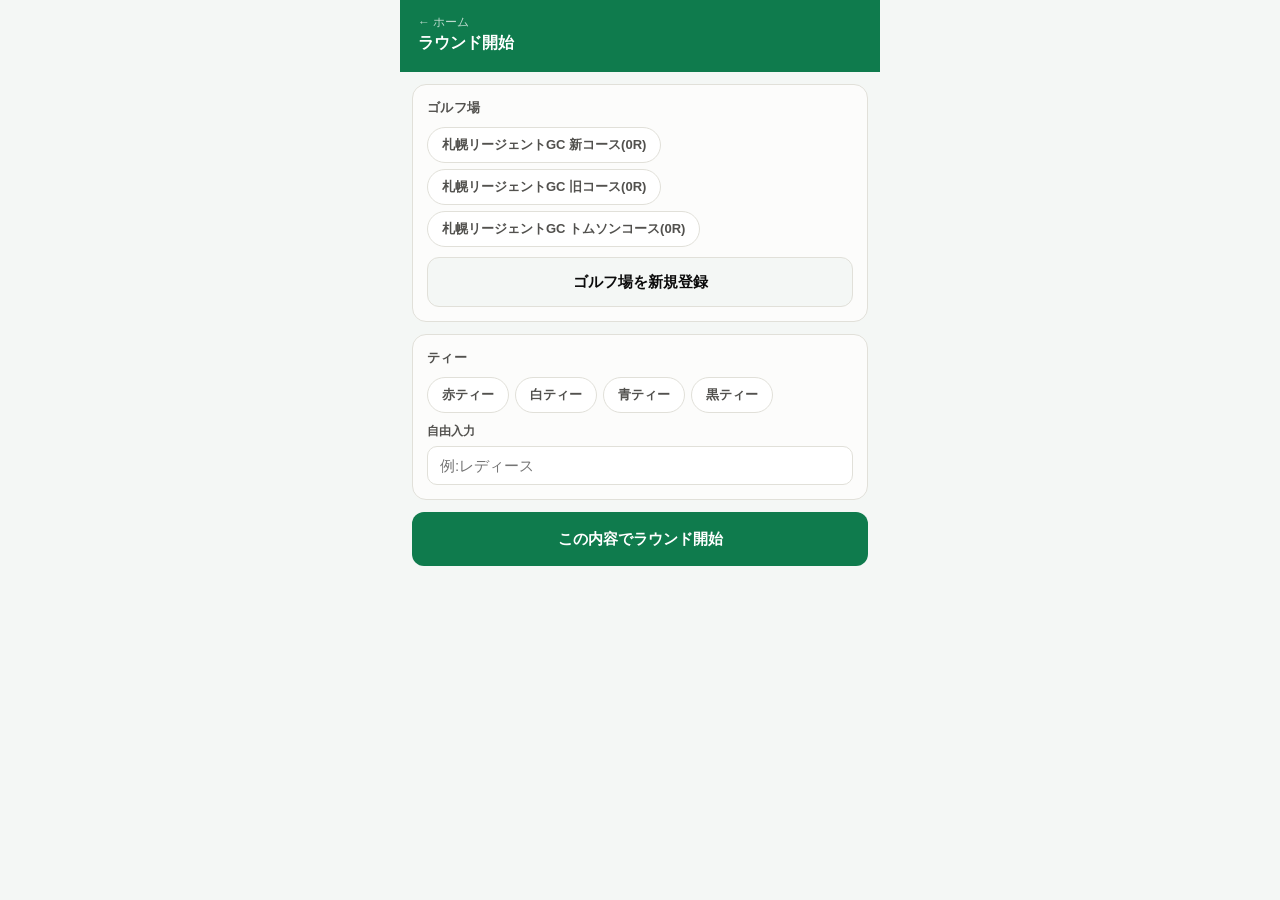
<file: round-start.html>
<!DOCTYPE html>
<html lang="ja">
<head>
<meta charset="UTF-8">
<meta name="viewport" content="width=device-width, initial-scale=1.0, viewport-fit=cover">
<meta name="apple-mobile-web-app-capable" content="yes">
<link rel="manifest" href="manifest.webmanifest">
<link rel="apple-touch-icon" href="icons/icon-192.png">
<link rel="stylesheet" href="css/style.css">
<title>ラウンド開始 - ゴルフ記録</title>
</head>
<body>
<div class="app">
  <header class="hero">
    <div class="h-sub"><a href="index.html" style="color:#fff;opacity:.85;">&larr; ホーム</a></div>
    <div class="h-title">ラウンド開始</div>
  </header>

  <main>
    <div class="card">
      <h2>ゴルフ場</h2>
      <div class="chip-grid" id="facilityChips" style="margin-bottom:10px;"></div>
      <button class="btn ghost block" id="newFacilityBtn" type="button">ゴルフ場を新規登録</button>
    </div>

    <div class="card" id="loopCard" style="display:none;">
      <h2>前半のコース</h2>
      <div class="chip-grid" id="frontLoopChips" style="margin-bottom:14px;"></div>
      <h2>後半のコース</h2>
      <div class="chip-grid" id="backLoopChips"></div>
    </div>

    <div class="card">
      <h2>ティー</h2>
      <div class="chip-grid" id="teeChips" style="margin-bottom:10px;"></div>
      <div class="field">
        <label>自由入力</label>
        <input type="text" id="teeCustom" placeholder="例:レディース">
      </div>
    </div>

    <button class="btn primary block" id="startBtn" style="min-height:54px;">この内容でラウンド開始</button>
    <div class="empty-state" id="errMsg" style="display:none;color:var(--danger);"></div>
  </main>
</div>

<div class="overlay" id="facilityNewOverlay">
  <div class="sheet">
    <h2>ゴルフ場を登録</h2>
    <div id="facilityFormContainer"></div>
  </div>
</div>

<script type="module" src="js/roundStart.js"></script>
<script type="module" src="js/sw-register.js"></script>
</body>
</html>
</file>
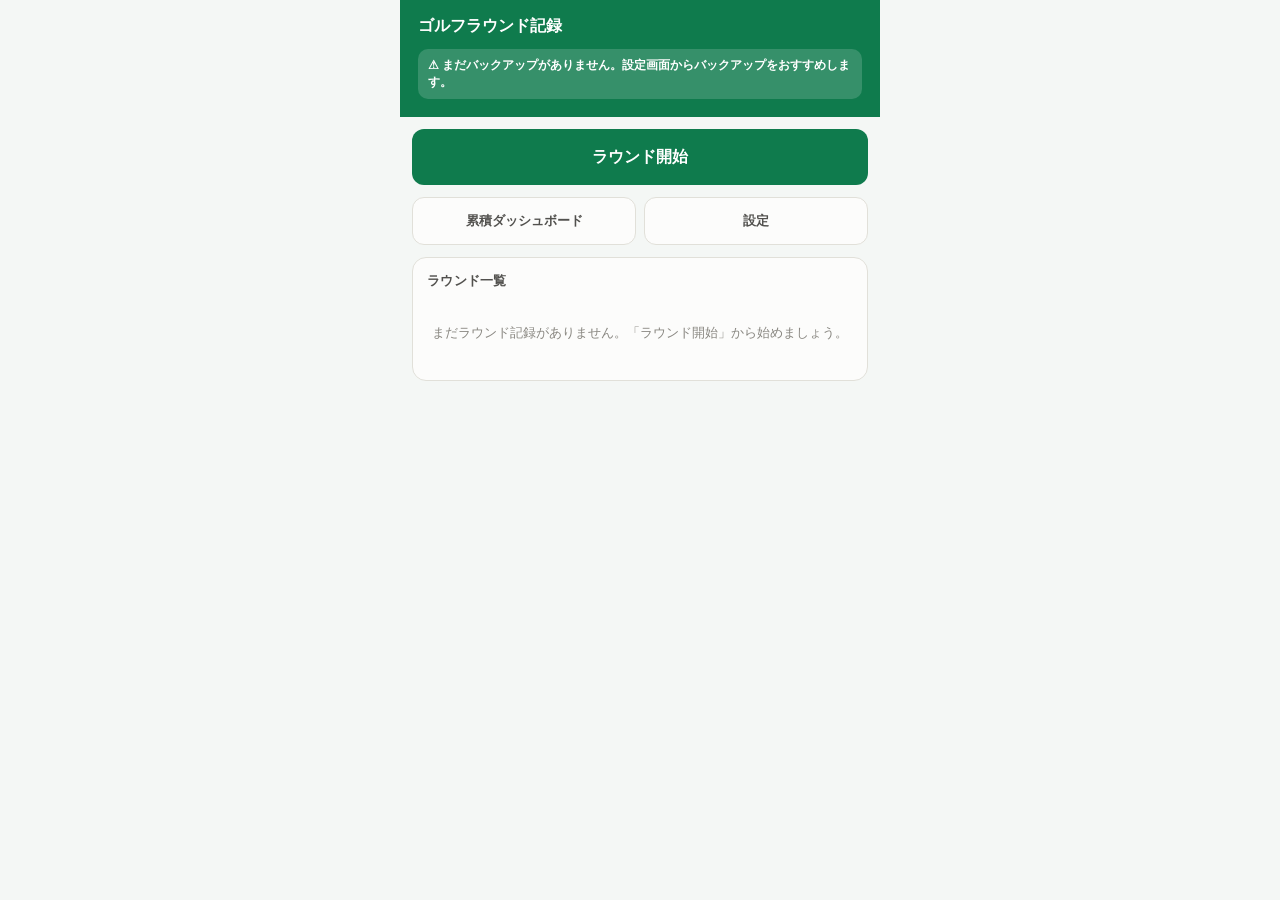
<file: scorecard.html>
<!DOCTYPE html>
<html lang="ja">
<head>
<meta charset="UTF-8">
<meta name="viewport" content="width=device-width, initial-scale=1.0, viewport-fit=cover">
<meta name="apple-mobile-web-app-capable" content="yes">
<link rel="manifest" href="manifest.webmanifest">
<link rel="apple-touch-icon" href="icons/icon-192.png">
<link rel="stylesheet" href="css/style.css">
<title>スコアカード - ゴルフ記録</title>
</head>
<body>
<div class="app">
  <header class="hero">
    <div class="h-sub">
      <button type="button" id="backBtn" class="course-name-btn" style="text-decoration:none;">&larr; 戻る</button>
      ・<span id="headerDate"></span> <span id="headerCourse"></span>
    </div>
    <div class="h-title">スコアカード</div>
    <div class="hero">
      <span class="score" id="heroScore">-</span>
      <span class="topar" id="heroToPar"></span>
    </div>
    <div class="hero-chips" id="heroChips"></div>
  </header>

  <main>
    <div class="card">
      <div id="scorecardBody"></div>
      <div class="sc-total-row" id="scorecardTotalRow"></div>
      <div class="sc-legend" id="scorecardLegend"></div>
    </div>
  </main>
</div>

<script type="module" src="js/scorecard.js"></script>
<script type="module" src="js/sw-register.js"></script>
</body>
</html>
</file>
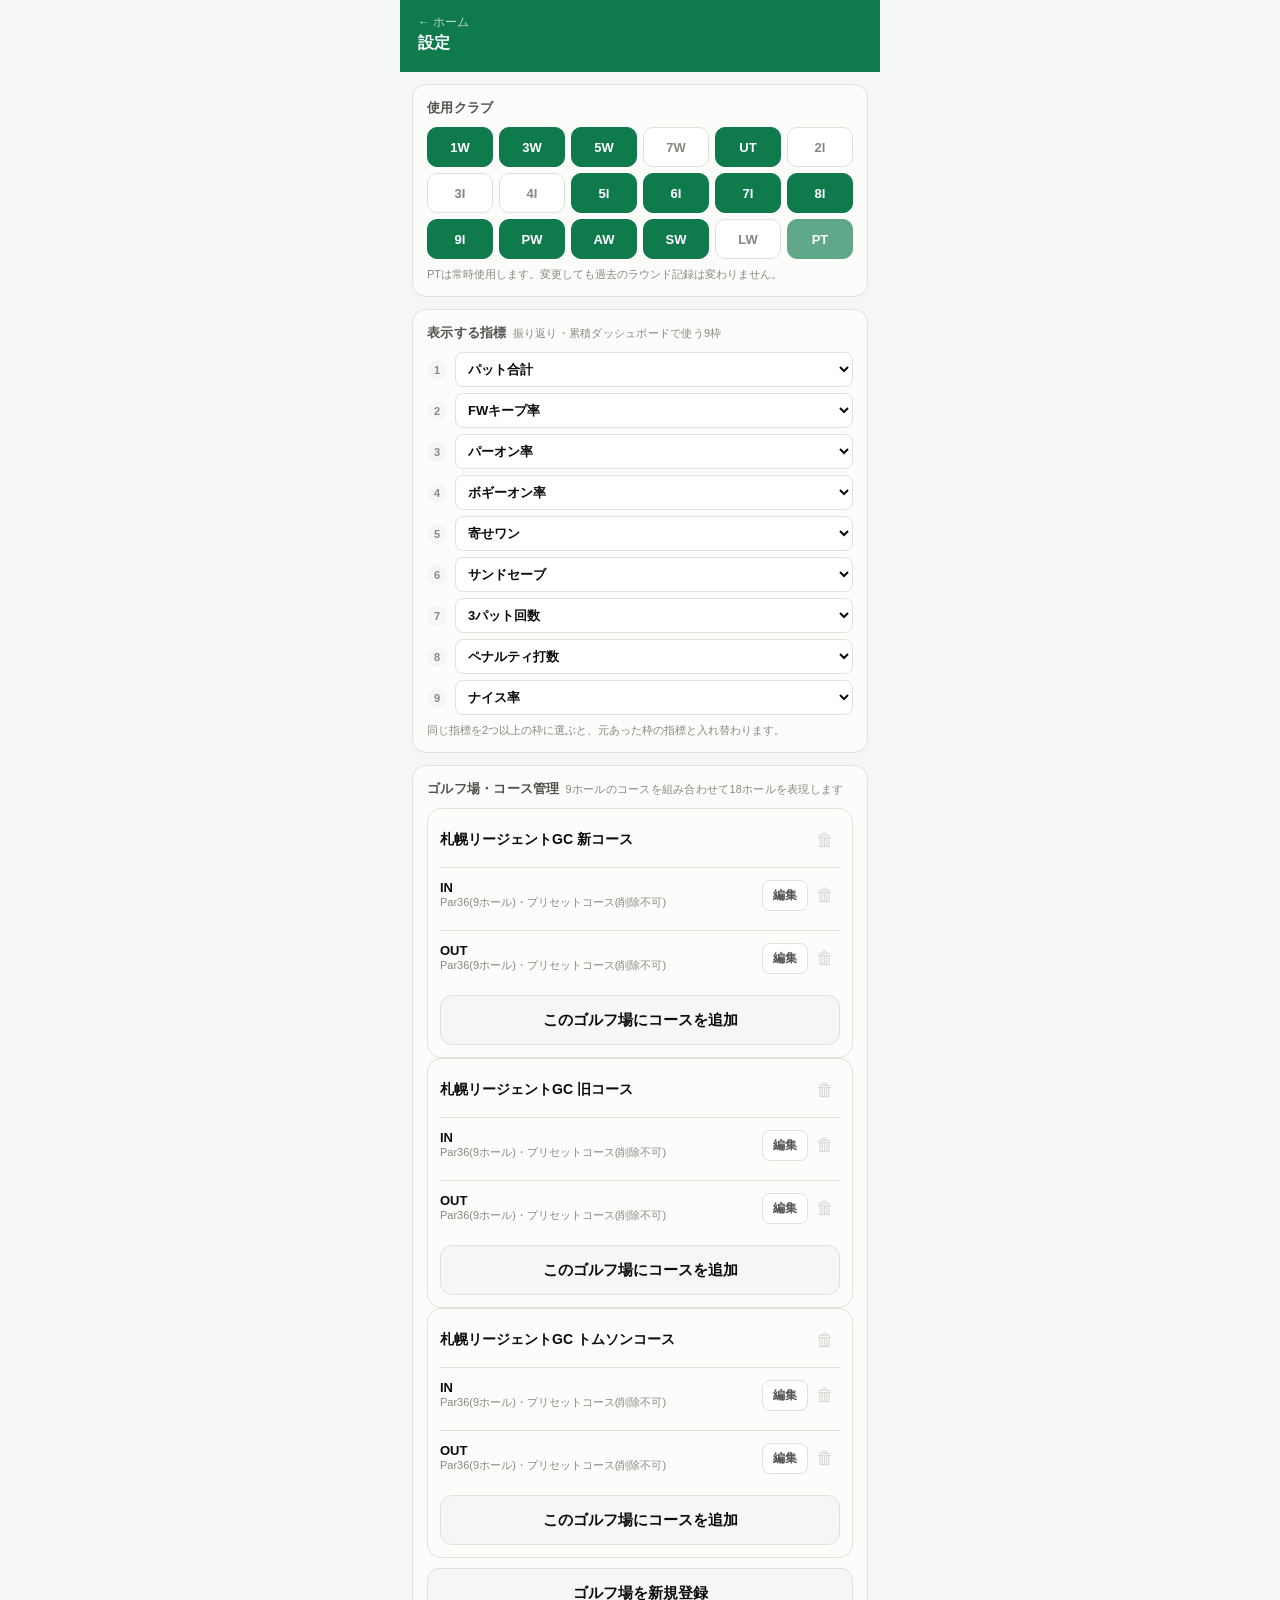
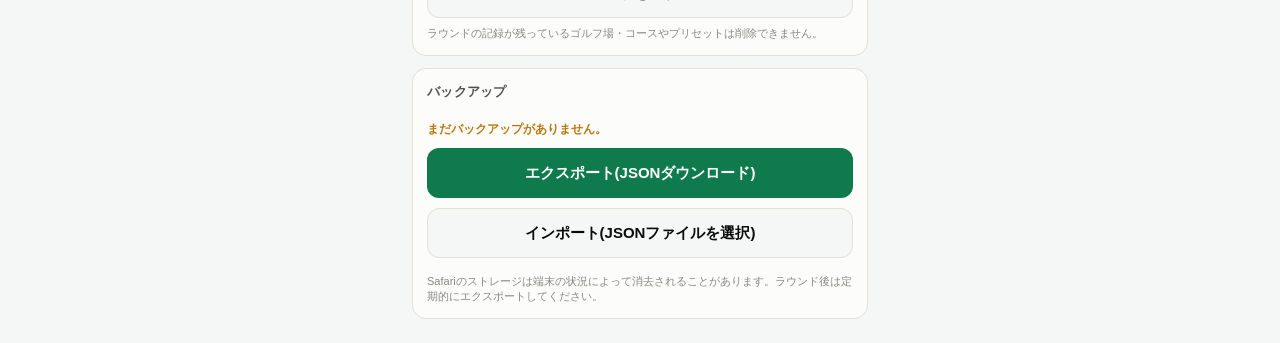
<file: settings.html>
<!DOCTYPE html>
<html lang="ja">
<head>
<meta charset="UTF-8">
<meta name="viewport" content="width=device-width, initial-scale=1.0, viewport-fit=cover">
<meta name="apple-mobile-web-app-capable" content="yes">
<link rel="manifest" href="manifest.webmanifest">
<link rel="apple-touch-icon" href="icons/icon-192.png">
<link rel="stylesheet" href="css/style.css">
<title>設定 - ゴルフ記録</title>
</head>
<body>
<div class="app">
  <header class="hero">
    <div class="h-sub"><a href="index.html" style="color:#fff;opacity:.85;">&larr; ホーム</a></div>
    <div class="h-title">設定</div>
  </header>

  <main>
    <div class="card">
      <h2>使用クラブ</h2>
      <div class="club-toggle-grid" id="clubToggleGrid"></div>
      <div class="hm-note" style="margin-top:8px;">PTは常時使用します。変更しても過去のラウンド記録は変わりません。</div>
    </div>

    <div class="card">
      <h2>表示する指標<small>振り返り・累積ダッシュボードで使う9枠</small></h2>
      <div class="kpi-slot-list" id="kpiSlotList"></div>
      <div class="hm-note" style="margin-top:8px;">同じ指標を2つ以上の枠に選ぶと、元あった枠の指標と入れ替わります。</div>
    </div>

    <div class="card">
      <h2>ゴルフ場・コース管理<small>9ホールのコースを組み合わせて18ホールを表現します</small></h2>
      <div id="facilityList"></div>
      <button class="btn ghost block" id="newFacilityBtn" type="button" style="margin-top:10px;">ゴルフ場を新規登録</button>
      <div class="hm-note" style="margin-top:8px;">ラウンドの記録が残っているゴルフ場・コースやプリセットは削除できません。</div>
    </div>

    <div class="card backup-row">
      <h2>バックアップ</h2>
      <div class="backup-status" id="backupStatus">-</div>
      <button class="btn primary block" id="exportBtn">エクスポート(JSONダウンロード)</button>
      <button class="btn ghost block" id="importBtn">インポート(JSONファイルを選択)</button>
      <input type="file" accept="application/json" class="hidden-file" id="importFile">
      <div class="hm-note">Safariのストレージは端末の状況によって消去されることがあります。ラウンド後は定期的にエクスポートしてください。</div>
    </div>
  </main>
</div>

<div class="overlay" id="deleteConfirmOverlay">
  <div class="sheet">
    <h2 id="deleteConfirmTitle">削除しますか?</h2>
    <p class="sheet-text" id="deleteConfirmText"></p>
    <div class="sheet-btns">
      <button class="sheet-btn danger" id="deleteConfirmYes">削除する</button>
      <button class="sheet-btn ghost" id="deleteConfirmNo">戻る</button>
    </div>
  </div>
</div>

<div class="overlay" id="facilityNewOverlay">
  <div class="sheet">
    <h2>ゴルフ場を登録</h2>
    <div id="facilityFormContainer"></div>
  </div>
</div>

<div class="overlay" id="loopAddOverlay">
  <div class="sheet">
    <h2 id="loopAddTitle">コースを追加</h2>
    <div id="loopAddFormContainer"></div>
  </div>
</div>

<div class="overlay" id="loopHolesOverlay">
  <div class="sheet">
    <h2 id="loopHolesTitle">コースの編集</h2>
    <div class="field">
      <label>コース名</label>
      <input type="text" id="loopNameInput">
    </div>
    <button class="btn ghost block" id="loopNameApplyBtn" type="button" style="margin:8px 0 16px;">名前を変更</button>
    <div class="loop-hole-list" id="loopHoleList"></div>
    <div class="sheet-btns">
      <button class="sheet-btn ghost" id="loopHolesCloseBtn">閉じる</button>
    </div>
  </div>
</div>

<div class="overlay" id="loopParEditOverlay">
  <div class="sheet">
    <h2 id="loopParEditTitle">Parを変更</h2>
    <div class="chip-grid" id="loopParEditChips" style="justify-content:center; margin-bottom:16px;">
      <button class="chip-toggle" type="button" data-par="3">Par3</button>
      <button class="chip-toggle" type="button" data-par="4">Par4</button>
      <button class="chip-toggle" type="button" data-par="5">Par5</button>
    </div>
    <div class="sheet-btns">
      <button class="sheet-btn primary" id="loopParEditApply">変更する</button>
      <button class="sheet-btn ghost" id="loopParEditCancel">やめる</button>
    </div>
  </div>
</div>

<div class="overlay" id="importConfirmOverlay">
  <div class="sheet">
    <h2>インポートしますか?</h2>
    <p class="sheet-text">現在端末に保存されている設定・コース・ラウンドはすべて、選択したファイルの内容で上書きされます。この操作は取り消せません。</p>
    <div class="sheet-btns">
      <button class="sheet-btn danger" id="importConfirmYes">上書きしてインポート</button>
      <button class="sheet-btn ghost" id="importConfirmNo">キャンセル</button>
    </div>
  </div>
</div>

<script type="module" src="js/settings.js"></script>
<script type="module" src="js/sw-register.js"></script>
</body>
</html>
</file>
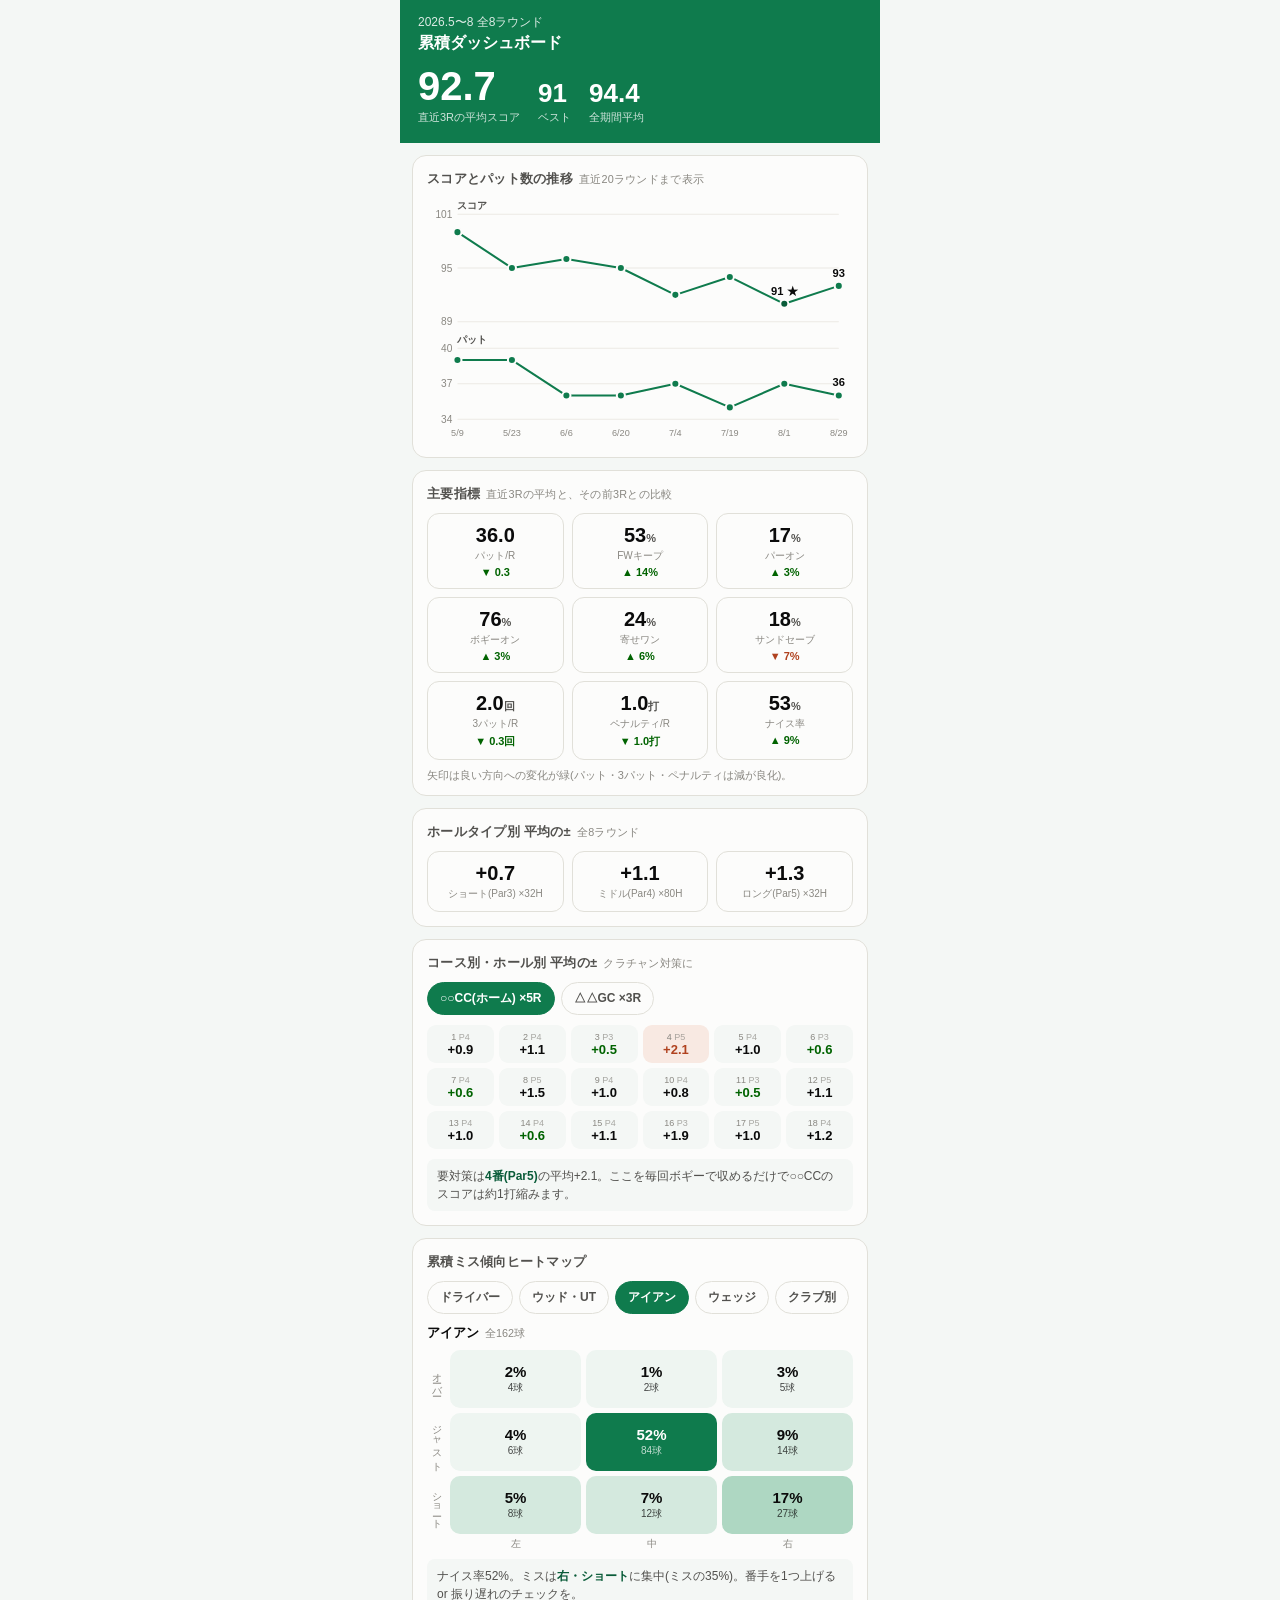
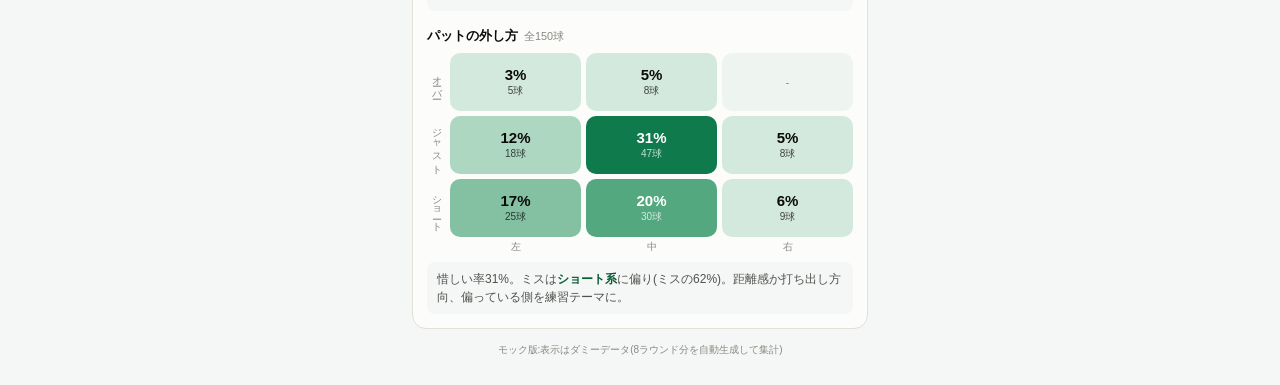
<file: mock/dashboard.html>
<!DOCTYPE html>
<html lang="ja">
<head>
<meta charset="UTF-8">
<meta name="viewport" content="width=device-width, initial-scale=1.0, viewport-fit=cover">
<title>累積ダッシュボードモック</title>
<style>
  :root {
    --green: #0f7b4d;
    --green-dark: #0a5c39;
    --green-pale: #e6f4ee;
    --ink: #0b0b0b;
    --sub: #52514e;
    --muted: #898781;
    --line: #e1e0d9;
    --grid: #eceae4;
    --bg: #f4f7f5;
    --card: #fcfcfb;
    --good: #006300;
    --bad: #b0421f;
    --radius: 14px;
  }
  * { margin: 0; padding: 0; box-sizing: border-box; -webkit-tap-highlight-color: transparent; }
  body {
    font-family: -apple-system, "Hiragino Sans", "Noto Sans JP", sans-serif;
    background: var(--bg); color: var(--ink);
    padding-bottom: calc(24px + env(safe-area-inset-bottom));
  }
  .app { max-width: 480px; margin: 0 auto; }

  header {
    background: var(--green); color: #fff;
    padding: calc(14px + env(safe-area-inset-top)) 18px 18px;
  }
  .h-sub { font-size: 12px; opacity: .85; }
  .h-title { font-size: 16px; font-weight: 700; margin-top: 2px; }
  .hero-row { display: flex; gap: 18px; margin-top: 12px; align-items: flex-end; }
  .hero-item .v { font-size: 40px; font-weight: 700; line-height: 1; }
  .hero-item .v small { font-size: 15px; font-weight: 600; opacity: .85; }
  .hero-item .k { font-size: 11px; opacity: .8; margin-top: 4px; }
  .hero-item.secondary .v { font-size: 26px; }

  main { padding: 12px 12px 0; display: flex; flex-direction: column; gap: 12px; }
  .card {
    background: var(--card); border: 1px solid var(--line); border-radius: var(--radius);
    padding: 14px;
  }
  .card h2 { font-size: 13px; color: var(--sub); font-weight: 700; margin-bottom: 10px; letter-spacing: .02em; }
  .card h2 small { font-weight: 500; color: var(--muted); margin-left: 6px; }

  svg text { font-family: inherit; }

  /* ---- KPI ---- */
  .kpi-grid { display: grid; grid-template-columns: 1fr 1fr 1fr; gap: 8px; }
  .kpi {
    background: var(--card); border: 1px solid var(--line); border-radius: 12px;
    padding: 10px 6px; text-align: center;
  }
  .kpi .v { font-size: 20px; font-weight: 700; }
  .kpi .v small { font-size: 11px; font-weight: 600; color: var(--sub); }
  .kpi .k { font-size: 10px; color: var(--muted); margin-top: 2px; }
  .kpi .d { font-size: 11px; font-weight: 700; margin-top: 3px; }
  .kpi .d.up { color: var(--good); }
  .kpi .d.down { color: var(--bad); }
  .kpi .d.flat { color: var(--muted); font-weight: 500; }
  .kpi-note { font-size: 11px; color: var(--muted); margin-top: 8px; }

  /* ---- segment tabs ---- */
  .seg-row { display: flex; gap: 6px; flex-wrap: wrap; margin-bottom: 10px; }
  .seg-btn {
    border: 1px solid var(--line); background: var(--card); color: var(--sub);
    border-radius: 999px; font-size: 12px; font-weight: 600; padding: 7px 12px;
  }
  .seg-btn.selected { background: var(--green); border-color: var(--green); color: #fff; }
  .club-pick { display: none; gap: 5px; flex-wrap: wrap; margin-bottom: 10px; }
  .club-pick.show { display: flex; }
  .club-pick .seg-btn { padding: 6px 10px; }
  .hm-note { font-size: 11px; color: var(--muted); margin-top: 6px; }

  /* ---- heatmap ---- */
  .hm-title { font-size: 13px; font-weight: 700; margin-bottom: 8px; }
  .hm-title small { font-weight: 500; color: var(--muted); margin-left: 6px; }
  .hm-wrap { display: grid; grid-template-columns: 18px 1fr; gap: 5px; }
  .hm-axis-y { display: grid; grid-template-rows: 1fr 1fr 1fr; gap: 5px; }
  .hm-axis-y span {
    writing-mode: vertical-rl; font-size: 10px; color: var(--muted);
    display: flex; align-items: center; justify-content: center; letter-spacing: 1px;
  }
  .hm-grid { display: grid; grid-template-columns: 1fr 1fr 1fr; gap: 5px; }
  .hm-cell {
    border-radius: 10px; min-height: 58px;
    display: flex; flex-direction: column; align-items: center; justify-content: center; gap: 1px;
  }
  .hm-cell .pct { font-size: 15px; font-weight: 700; font-variant-numeric: tabular-nums; }
  .hm-cell .cnt { font-size: 10px; opacity: .75; }
  .hm-axis-x { display: grid; grid-template-columns: 18px 1fr 1fr 1fr; gap: 5px; margin-top: 3px; }
  .hm-axis-x span { font-size: 10px; color: var(--muted); text-align: center; }
  .hm-insight {
    margin-top: 8px; font-size: 12px; color: var(--sub); line-height: 1.5;
    background: var(--bg); border-radius: 8px; padding: 8px 10px;
  }
  .hm-insight b { color: var(--green-dark); }
  .hm-block + .hm-block { margin-top: 16px; }

  /* ---- course hole grid ---- */
  .hole-grid { display: grid; grid-template-columns: repeat(6, 1fr); gap: 5px; }
  .hole-tile {
    background: var(--bg); border-radius: 9px; padding: 7px 2px 6px; text-align: center;
  }
  .hole-tile .no { font-size: 9px; color: var(--muted); }
  .hole-tile .avg { font-size: 13px; font-weight: 700; font-variant-numeric: tabular-nums; }
  .hole-tile.worst { background: #f8e9e2; }
  .hole-tile.worst .avg { color: var(--bad); }
  .hole-tile.best .avg { color: var(--good); }

  .mock-note { text-align: center; font-size: 10px; color: var(--muted); padding: 14px 0 4px; }
</style>
</head>
<body>
<div class="app">
  <header>
    <div class="h-sub">2026.5〜8 全8ラウンド</div>
    <div class="h-title">累積ダッシュボード</div>
    <div class="hero-row">
      <div class="hero-item"><div class="v" id="avgRecent">-</div><div class="k">直近3Rの平均スコア</div></div>
      <div class="hero-item secondary"><div class="v" id="best">-</div><div class="k">ベスト</div></div>
      <div class="hero-item secondary"><div class="v" id="avgAll">-</div><div class="k">全期間平均</div></div>
    </div>
  </header>

  <main>
    <div class="card">
      <h2>スコアとパット数の推移<small>直近20ラウンドまで表示</small></h2>
      <div id="scoreChart"></div>
      <div id="puttChart" style="margin-top:2px;"></div>
    </div>

    <div class="card" style="padding: 14px 14px 12px;">
      <h2>主要指標<small>直近3Rの平均と、その前3Rとの比較</small></h2>
      <div class="kpi-grid" id="kpiGrid"></div>
      <div class="kpi-note">矢印は良い方向への変化が緑(パット・3パット・ペナルティは減が良化)。</div>
    </div>

    <div class="card">
      <h2>ホールタイプ別 平均の±<small>全8ラウンド</small></h2>
      <div class="kpi-grid" id="typeGrid"></div>
    </div>

    <div class="card">
      <h2>コース別・ホール別 平均の±<small>クラチャン対策に</small></h2>
      <div class="seg-row" id="courseRow"></div>
      <div class="hole-grid" id="courseHoles"></div>
      <div class="hm-insight" id="courseInsight" style="margin-top:10px;"></div>
    </div>

    <div class="card">
      <h2>累積ミス傾向ヒートマップ</h2>
      <div class="seg-row" id="segRow"></div>
      <div class="club-pick" id="clubPick"></div>
      <div class="hm-block" style="margin-top:0;">
        <div class="hm-title"><span id="shotTitle">ショット</span><small id="shotN"></small></div>
        <div class="hm-wrap">
          <div class="hm-axis-y"><span>オーバー</span><span>ジャスト</span><span>ショート</span></div>
          <div class="hm-grid" id="shotGrid"></div>
        </div>
        <div class="hm-axis-x"><span></span><span>左</span><span>中</span><span>右</span></div>
        <div class="hm-insight" id="shotInsight"></div>
        <div class="hm-note" id="shotNote"></div>
      </div>
      <div class="hm-block">
        <div class="hm-title">パットの外し方<small id="puttN"></small></div>
        <div class="hm-wrap">
          <div class="hm-axis-y"><span>オーバー</span><span>ジャスト</span><span>ショート</span></div>
          <div class="hm-grid" id="puttGridHm"></div>
        </div>
        <div class="hm-axis-x"><span></span><span>左</span><span>中</span><span>右</span></div>
        <div class="hm-insight" id="puttInsight"></div>
      </div>
    </div>
  </main>
  <div class="mock-note">モック版:表示はダミーデータ(8ラウンド分を自動生成して集計)</div>
</div>

<script>
(function () {
  var $ = function (id) { return document.getElementById(id); };

  /* ============================================================
     ダミーデータ生成:8ラウンド、緩やかに上達していく設定
     (実装時はラウンドごとのショット記録から同じ集計を行う)
     ============================================================ */
  function mulberry32(a) {
    return function () {
      a |= 0; a = a + 0x6D2B79F5 | 0;
      var t = Math.imul(a ^ a >>> 15, 1 | a);
      t = t + Math.imul(t ^ t >>> 7, 61 | t) ^ t;
      return ((t ^ t >>> 14) >>> 0) / 4294967296;
    };
  }
  var rnd = mulberry32(20260829);
  var DATES = ["5/9", "5/23", "6/6", "6/20", "7/4", "7/19", "8/1", "8/29"];
  var ROUNDS = DATES.map(function (d, i) {
    var t = i / 7; // 0→1 で上達
    return {
      date: d,
      score: Math.round(97 - 5.5 * t + (rnd() - 0.5) * 5),
      putts: Math.round(38 - 2.5 * t + (rnd() - 0.5) * 3),
      fw: Math.round(38 + 14 * t + (rnd() - 0.5) * 12),      // %
      gir: Math.round(8 + 10 * t + (rnd() - 0.5) * 8),       // %
      bogeyOn: Math.round(62 + 16 * t + (rnd() - 0.5) * 10), // %
      scr: Math.round(12 + 12 * t + (rnd() - 0.5) * 10),     // %
      sand: Math.round(10 + 15 * t + (rnd() - 0.5) * 20),    // %
      three: Math.round(3.4 - 1.4 * t + (rnd() - 0.5) * 1.6),
      pen: Math.round(2.6 - 1.2 * t + (rnd() - 0.5) * 1.6),
      nice: Math.round(40 + 12 * t + (rnd() - 0.5) * 8),     // %
      par3: +(0.9 - 0.3 * t + (rnd() - 0.5) * 0.5).toFixed(2),
      par4: +(1.3 - 0.35 * t + (rnd() - 0.5) * 0.4).toFixed(2),
      par5: +(1.6 - 0.5 * t + (rnd() - 0.5) * 0.6).toFixed(2)
    };
  });
  ROUNDS.forEach(function (r) {
    if (r.three < 0) r.three = 0;
    if (r.pen < 0) r.pen = 0;
  });

  /* クラブごとの累積ヒートマップをバイアス付きで生成 */
  function genHeat(n, bias) {
    // bias: {nice, row:[o,j,s], col:[l,c,r]} 確率の重み
    var m = [[0,0,0],[0,0,0],[0,0,0]];
    for (var k = 0; k < n; k++) {
      if (rnd() < bias.nice) { m[1][1]++; continue; }
      var r = pick(bias.row), c = pick(bias.col);
      if (r === 1 && c === 1) c = rnd() < 0.5 ? 0 : 2;
      m[r][c]++;
    }
    return m;
  }
  function pick(w) {
    var s = w[0] + w[1] + w[2], x = rnd() * s;
    return x < w[0] ? 0 : x < w[0] + w[1] ? 1 : 2;
  }
  var CLUB_HEAT = {
    "1W": genHeat(96,  { nice: 0.42, row: [1, 5, 1], col: [3, 1, 5] }),
    "3W": genHeat(30,  { nice: 0.40, row: [1, 4, 2], col: [2, 1, 3] }),
    "5W": genHeat(18,  { nice: 0.38, row: [1, 3, 3], col: [2, 1, 3] }),
    "UT": genHeat(34,  { nice: 0.44, row: [1, 3, 3], col: [2, 1, 2] }),
    "5I": genHeat(22,  { nice: 0.36, row: [1, 2, 6], col: [1, 1, 5] }),
    "6I": genHeat(26,  { nice: 0.40, row: [1, 2, 6], col: [1, 1, 5] }),
    "7I": genHeat(38,  { nice: 0.45, row: [1, 2, 5], col: [1, 1, 4] }),
    "8I": genHeat(40,  { nice: 0.47, row: [1, 2, 5], col: [1, 1, 4] }),
    "9I": genHeat(36,  { nice: 0.50, row: [1, 2, 4], col: [1, 1, 3] }),
    "PW": genHeat(30,  { nice: 0.52, row: [1, 2, 4], col: [2, 1, 2] }),
    "AW": genHeat(52,  { nice: 0.55, row: [1, 3, 4], col: [2, 1, 2] }),
    "SW": genHeat(44,  { nice: 0.50, row: [2, 3, 4], col: [2, 1, 2] })
  };
  var PUTT_HEAT = genHeat(150, { nice: 0.30, row: [1, 3, 6], col: [3, 4, 1] });

  /* ---------- ヘッダー ---------- */
  var scores = ROUNDS.map(function (r) { return r.score; });
  var recent3 = scores.slice(-3);
  $("avgRecent").textContent = (recent3.reduce(function (a, b) { return a + b; }, 0) / 3).toFixed(1);
  $("best").textContent = Math.min.apply(null, scores);
  $("avgAll").textContent = (scores.reduce(function (a, b) { return a + b; }, 0) / scores.length).toFixed(1);

  /* ---------- 折れ線チャート(SVG手組み) ---------- */
  function lineChart(el, values, labels, opts) {
    var W = 420, H = opts.height || 150, padL = 30, padR = 14, padT = 16, padB = opts.showX === false ? 8 : 24;
    var lo = Math.min.apply(null, values), hi = Math.max.apply(null, values);
    var span = Math.max(hi - lo, 4);
    lo = Math.floor(lo - span * 0.15); hi = Math.ceil(hi + span * 0.15);
    var x = function (i) { return padL + (W - padL - padR) * (values.length === 1 ? 0.5 : i / (values.length - 1)); };
    var y = function (v) { return padT + (H - padT - padB) * (1 - (v - lo) / (hi - lo)); };
    var ticks = [lo, Math.round((lo + hi) / 2), hi];
    var s = '<svg viewBox="0 0 ' + W + ' ' + H + '" style="width:100%;display:block;">';
    ticks.forEach(function (t) {
      s += '<line x1="' + padL + '" y1="' + y(t) + '" x2="' + (W - padR) + '" y2="' + y(t) + '" stroke="#eceae4" stroke-width="1"/>';
      s += '<text x="' + (padL - 5) + '" y="' + (y(t) + 3.5) + '" font-size="10" fill="#898781" text-anchor="end">' + t + '</text>';
    });
    if (opts.title) {
      s += '<text x="' + padL + '" y="11" font-size="10" font-weight="700" fill="#52514e">' + opts.title + '</text>';
    }
    var pts = values.map(function (v, i) { return x(i) + "," + y(v); }).join(" ");
    s += '<polyline points="' + pts + '" fill="none" stroke="#0f7b4d" stroke-width="2" stroke-linejoin="round" stroke-linecap="round"/>';
    var minV = Math.min.apply(null, values);
    values.forEach(function (v, i) {
      var isLast = i === values.length - 1;
      var isBest = opts.markMin && v === minV;
      s += '<circle cx="' + x(i) + '" cy="' + y(v) + '" r="4" fill="' + (isBest ? "#0a5c39" : "#0f7b4d") + '" stroke="#fcfcfb" stroke-width="2"/>';
      if (isLast || isBest) {
        s += '<text x="' + x(i) + '" y="' + (y(v) - 9) + '" font-size="11" font-weight="700" fill="#0b0b0b" text-anchor="middle">' + v + (isBest && !isLast ? " ★" : "") + '</text>';
      }
      if (opts.showX !== false) {
        s += '<text x="' + x(i) + '" y="' + (H - 7) + '" font-size="9" fill="#898781" text-anchor="middle">' + labels[i] + '</text>';
      }
    });
    s += '</svg>';
    el.innerHTML = s;
  }
  // 直近20ラウンドに絞って表示(古い分は切り捨て)
  var VIEW = ROUNDS.slice(-20);
  var viewDates = VIEW.map(function (r) { return r.date; });
  lineChart($("scoreChart"), VIEW.map(function (r) { return r.score; }), viewDates,
    { markMin: true, showX: false, height: 130, title: "スコア" });
  lineChart($("puttChart"), VIEW.map(function (r) { return r.putts; }), viewDates,
    { markMin: false, height: 110, title: "パット" });

  /* ---------- KPI(直近3R vs 前3R) ---------- */
  function avg(arr, key) {
    return arr.reduce(function (a, r) { return a + r[key]; }, 0) / arr.length;
  }
  var recent = ROUNDS.slice(-3), prev = ROUNDS.slice(-6, -3);
  var KPIS = [
    { key: "putts", label: "パット/R", unit: "", digits: 1, lowerBetter: true },
    { key: "fw", label: "FWキープ", unit: "%", digits: 0 },
    { key: "gir", label: "パーオン", unit: "%", digits: 0 },
    { key: "bogeyOn", label: "ボギーオン", unit: "%", digits: 0 },
    { key: "scr", label: "寄せワン", unit: "%", digits: 0 },
    { key: "sand", label: "サンドセーブ", unit: "%", digits: 0 },
    { key: "three", label: "3パット/R", unit: "回", digits: 1, lowerBetter: true },
    { key: "pen", label: "ペナルティ/R", unit: "打", digits: 1, lowerBetter: true },
    { key: "nice", label: "ナイス率", unit: "%", digits: 0 }
  ];
  KPIS.forEach(function (k) {
    var now = avg(recent, k.key), before = avg(prev, k.key);
    var diff = now - before;
    var good = k.lowerBetter ? diff < 0 : diff > 0;
    var cls = Math.abs(diff) < 0.05 ? "flat" : good ? "up" : "down";
    var arrow = Math.abs(diff) < 0.05 ? "→" : diff > 0 ? "▲" : "▼";
    var d = document.createElement("div");
    d.className = "kpi";
    d.innerHTML = '<div class="v">' + now.toFixed(k.digits) + '<small>' + k.unit + '</small></div>'
      + '<div class="k">' + k.label + '</div>'
      + '<div class="d ' + cls + '">' + arrow + ' ' + Math.abs(diff).toFixed(k.digits === 0 ? 0 : 1) + k.unit + '</div>';
    $("kpiGrid").appendChild(d);
  });

  /* ---------- ホールタイプ別 ---------- */
  [{ key: "par3", label: "ショート(Par3)", n: 32 }, { key: "par4", label: "ミドル(Par4)", n: 80 }, { key: "par5", label: "ロング(Par5)", n: 32 }].forEach(function (t) {
    var v = avg(ROUNDS, t.key);
    var d = document.createElement("div");
    d.className = "kpi";
    d.innerHTML = '<div class="v">' + (v >= 0 ? "+" : "") + v.toFixed(1) + '</div><div class="k">' + t.label + ' ×' + t.n + 'H</div>';
    $("typeGrid").appendChild(d);
  });

  /* ---------- コース別・ホール別 ---------- */
  var COURSES = [
    { name: "○○CC(ホーム)", rounds: 5,
      pars: [4,4,3,5,4,3,4,5,4, 4,3,5,4,4,4,3,5,4] },
    { name: "△△GC", rounds: 3,
      pars: [4,3,4,5,4,4,3,4,5, 4,4,3,5,4,4,5,3,4] }
  ];
  COURSES.forEach(function (c, ci) {
    c.avgs = c.pars.map(function (p, i) {
      var base = 0.9 + (p === 5 ? 0.3 : p === 3 ? -0.2 : 0);
      // 苦手ホールをいくつか作る
      if (ci === 0 && (i === 15 || i === 3)) base += 0.9;
      if (ci === 1 && i === 8) base += 0.8;
      return +(base + (rnd() - 0.5) * 0.6).toFixed(1);
    });
  });
  var currentCourse = 0;
  function renderCourse() {
    var c = COURSES[currentCourse];
    var holes = $("courseHoles");
    holes.innerHTML = "";
    var maxAvg = Math.max.apply(null, c.avgs);
    var minAvg = Math.min.apply(null, c.avgs);
    c.avgs.forEach(function (a, i) {
      var d = document.createElement("div");
      d.className = "hole-tile" + (a >= maxAvg - 0.15 ? " worst" : a <= minAvg + 0.15 ? " best" : "");
      d.innerHTML = '<div class="no">' + (i + 1) + ' <span style="opacity:.7">P' + c.pars[i] + '</span></div>'
        + '<div class="avg">' + (a >= 0 ? "+" : "") + a.toFixed(1) + '</div>';
      holes.appendChild(d);
    });
    var wi = c.avgs.indexOf(maxAvg);
    $("courseInsight").innerHTML = "要対策は<b>" + (wi + 1) + "番(Par" + c.pars[wi] + ")</b>の平均+"
      + maxAvg.toFixed(1) + "。ここを毎回ボギーで収めるだけで" + c.name.replace(/\(.*\)/, "")
      + "のスコアは約" + Math.max(1, Math.round(maxAvg - 1)) + "打縮みます。";
  }
  COURSES.forEach(function (c, i) {
    var b = document.createElement("button");
    b.className = "seg-btn" + (i === currentCourse ? " selected" : "");
    b.textContent = c.name + " ×" + c.rounds + "R";
    b.dataset.i = i;
    b.addEventListener("click", function () {
      currentCourse = i;
      Array.prototype.forEach.call($("courseRow").children, function (x) {
        x.classList.toggle("selected", +x.dataset.i === i);
      });
      renderCourse();
    });
    $("courseRow").appendChild(b);
  });
  renderCourse();

  /* ---------- ヒートマップ ---------- */
  var RAMP = ["#eef5f1", "#d4e9de", "#aed7c2", "#83c1a2", "#54a87f", "#2b8f60", "#0f7b4d"];
  function sumHeat(mats) {
    var m = [[0,0,0],[0,0,0],[0,0,0]];
    mats.forEach(function (a) {
      for (var r = 0; r < 3; r++) for (var c = 0; c < 3; c++) m[r][c] += a[r][c];
    });
    return m;
  }
  function heatCount(m) {
    var n = 0;
    m.forEach(function (r) { r.forEach(function (v) { n += v; }); });
    return n;
  }
  function buildHeatmap(m, gridEl, nEl, insightEl, labels) {
    gridEl.innerHTML = "";
    var n = heatCount(m), max = 0;
    m.forEach(function (r) { r.forEach(function (v) { if (v > max) max = v; }); });
    nEl.textContent = "全" + n + "球";
    for (var ri = 0; ri < 3; ri++) {
      for (var ci = 0; ci < 3; ci++) {
        var v = m[ri][ci];
        var pct = n ? Math.round(v / n * 100) : 0;
        var step = max ? Math.round(v / max * (RAMP.length - 1)) : 0;
        var cell = document.createElement("div");
        cell.className = "hm-cell";
        cell.style.background = RAMP[step];
        cell.style.color = step >= 4 ? "#ffffff" : "#0b0b0b";
        cell.innerHTML = v ? '<span class="pct">' + pct + '%</span><span class="cnt">' + v + '球</span>' : '<span class="cnt" style="opacity:.5">-</span>';
        gridEl.appendChild(cell);
      }
    }
    var nice = m[1][1], missTotal = n - nice;
    var best = { v: -1, ri: 0, ci: 0 };
    for (var r2 = 0; r2 < 3; r2++) for (var c2 = 0; c2 < 3; c2++) {
      if (r2 === 1 && c2 === 1) continue;
      if (m[r2][c2] > best.v) best = { v: m[r2][c2], ri: r2, ci: c2 };
    }
    var rowName = ["オーバー", "ジャスト", "ショート"][best.ri];
    var colName = ["左", "真ん中", "右"][best.ci];
    var niceShare = n ? Math.round(nice / n * 100) : 0;
    var missShare = missTotal ? Math.round(best.v / missTotal * 100) : 0;
    // 行・列単位の偏りも見る(中央セルはミスから除外済み)
    var rowSum = [0, 0, 0], colSum = [0, 0, 0];
    for (var r3 = 0; r3 < 3; r3++) for (var c3 = 0; c3 < 3; c3++) {
      if (r3 === 1 && c3 === 1) continue;
      rowSum[r3] += m[r3][c3]; colSum[c3] += m[r3][c3];
    }
    var axes = [
      { share: rowSum[0], name: "オーバー系" }, { share: rowSum[2], name: "ショート系" },
      { share: colSum[0], name: "左系" }, { share: colSum[2], name: "右系" }
    ].sort(function (a, b) { return b.share - a.share; });
    var axShare = missTotal ? Math.round(axes[0].share / missTotal * 100) : 0;
    if (missTotal && missShare >= 34) {
      insightEl.innerHTML = labels.center + "率" + niceShare + "%。ミスは<b>" + colName + "・" + rowName
        + "</b>に集中(ミスの" + missShare + "%)。" + labels.hint;
    } else if (missTotal && axShare >= 50) {
      insightEl.innerHTML = labels.center + "率" + niceShare + "%。ミスは<b>" + axes[0].name
        + "</b>に偏り(ミスの" + axShare + "%)。" + labels.hint;
    } else {
      insightEl.innerHTML = labels.center + "率<b>" + niceShare + "%</b>。ミスの散り方に大きな偏りはありません。";
    }
  }

  var GROUPS = [
    { key: "DR", label: "ドライバー", clubs: ["1W"], hint: "OBの方向と合わせて曲がり傾向をチェック。" },
    { key: "WD", label: "ウッド・UT", clubs: ["3W", "5W", "UT"], hint: "長物は無理せずアイアン刻みも選択肢に。" },
    { key: "IR", label: "アイアン", clubs: ["5I", "6I", "7I", "8I", "9I"], hint: "番手を1つ上げる or 振り遅れのチェックを。" },
    { key: "WG", label: "ウェッジ", clubs: ["PW", "AW", "SW"], hint: "100y以内の精度はスコア直結。距離の打ち分け練習を。" },
    { key: "CLUB", label: "クラブ別", clubs: null, hint: "" }
  ];
  var CLUB_ORDER = ["1W", "3W", "5W", "UT", "5I", "6I", "7I", "8I", "9I", "PW", "AW", "SW"];
  var currentGroup = "IR", currentClub = "7I";

  function renderShotHm() {
    var g = GROUPS.filter(function (x) { return x.key === currentGroup; })[0];
    var m, title, hint;
    if (g.key === "CLUB") {
      m = CLUB_HEAT[currentClub];
      title = currentClub; hint = "";
    } else {
      m = sumHeat(g.clubs.map(function (c) { return CLUB_HEAT[c]; }));
      title = g.label; hint = g.hint;
    }
    $("shotTitle").textContent = title;
    buildHeatmap(m, $("shotGrid"), $("shotN"), $("shotInsight"), { center: "ナイス", hint: hint });
    var n = heatCount(m);
    $("shotNote").textContent = n < 10 ? "球数が少ないため参考程度(" + n + "球)。" : "";
  }

  var segRow = $("segRow"), clubPick = $("clubPick");
  GROUPS.forEach(function (g) {
    var b = document.createElement("button");
    b.className = "seg-btn" + (g.key === currentGroup ? " selected" : "");
    b.textContent = g.label;
    b.dataset.key = g.key;
    b.addEventListener("click", function () {
      currentGroup = g.key;
      Array.prototype.forEach.call(segRow.children, function (x) {
        x.classList.toggle("selected", x.dataset.key === g.key);
      });
      clubPick.classList.toggle("show", g.key === "CLUB");
      if (g.key === "CLUB") {
        Array.prototype.forEach.call(clubPick.children, function (x) {
          x.classList.toggle("selected", x.dataset.club === currentClub);
        });
      }
      renderShotHm();
    });
    segRow.appendChild(b);
  });
  CLUB_ORDER.forEach(function (c) {
    var b = document.createElement("button");
    b.className = "seg-btn";
    b.textContent = c;
    b.dataset.club = c;
    b.addEventListener("click", function () {
      currentClub = c;
      Array.prototype.forEach.call(clubPick.children, function (x) {
        x.classList.toggle("selected", x.dataset.club === c);
      });
      renderShotHm();
    });
    clubPick.appendChild(b);
  });
  renderShotHm();
  buildHeatmap(PUTT_HEAT, $("puttGridHm"), $("puttN"), $("puttInsight"),
    { center: "惜しい", hint: "距離感か打ち出し方向、偏っている側を練習テーマに。" });
})();
</script>
</body>
</html>
</file>
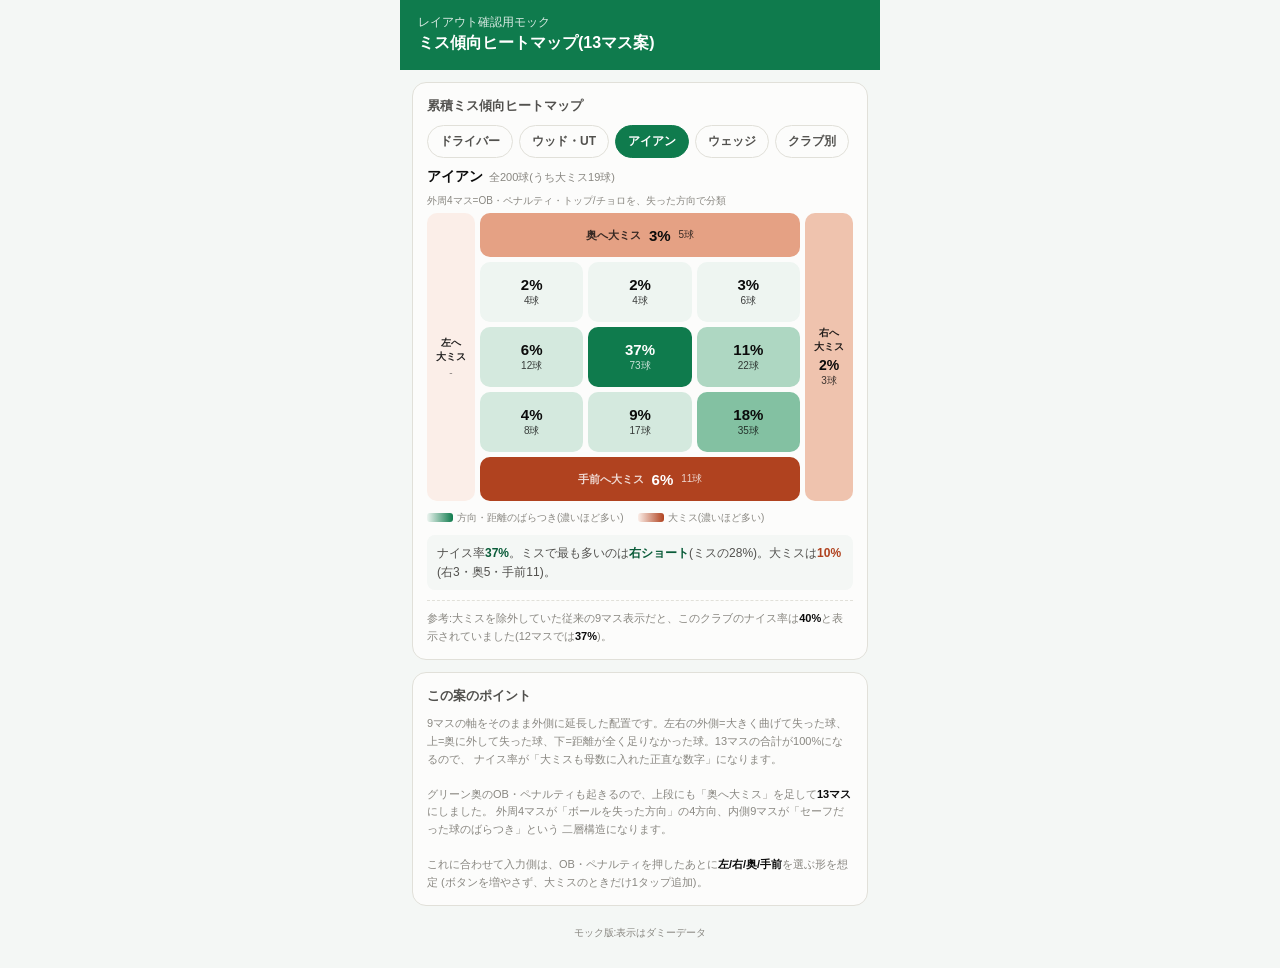
<file: mock/heatmap13.html>
<!DOCTYPE html>
<html lang="ja">
<head>
<meta charset="UTF-8">
<meta name="viewport" content="width=device-width, initial-scale=1.0, viewport-fit=cover">
<title>12マスヒートマップ モック</title>
<style>
  :root {
    --green: #0f7b4d;
    --green-dark: #0a5c39;
    --ink: #0b0b0b;
    --sub: #52514e;
    --muted: #898781;
    --line: #e1e0d9;
    --bg: #f4f7f5;
    --card: #fcfcfb;
    --danger: #b0421f;
  }
  * { margin: 0; padding: 0; box-sizing: border-box; -webkit-tap-highlight-color: transparent; }
  body {
    font-family: -apple-system, "Hiragino Sans", "Noto Sans JP", sans-serif;
    background: var(--bg); color: var(--ink);
    padding-bottom: calc(24px + env(safe-area-inset-bottom));
  }
  .app { max-width: 480px; margin: 0 auto; }
  header {
    background: var(--green); color: #fff;
    padding: calc(14px + env(safe-area-inset-top)) 18px 16px;
  }
  .h-sub { font-size: 12px; opacity: .85; }
  .h-title { font-size: 16px; font-weight: 700; margin-top: 2px; }
  main { padding: 12px; display: flex; flex-direction: column; gap: 12px; }
  .card {
    background: var(--card); border: 1px solid var(--line); border-radius: 14px; padding: 14px;
  }
  .card h2 { font-size: 13px; color: var(--sub); font-weight: 700; margin-bottom: 10px; }

  .seg-row { display: flex; gap: 6px; flex-wrap: wrap; margin-bottom: 10px; }
  .seg-btn {
    border: 1px solid var(--line); background: var(--card); color: var(--sub);
    border-radius: 999px; font-size: 12px; font-weight: 600; padding: 7px 12px;
  }
  .seg-btn.selected { background: var(--green); border-color: var(--green); color: #fff; }
  .club-pick { display: none; gap: 5px; flex-wrap: wrap; margin-bottom: 10px; }
  .club-pick.show { display: flex; }
  .club-pick .seg-btn { padding: 6px 10px; }

  .hm-title { font-size: 14px; font-weight: 700; margin-bottom: 8px; }
  .hm-title small { font-weight: 500; color: var(--muted); margin-left: 6px; font-size: 11px; }

  /* ---- 12-cell layout ---- */
  .grid12 {
    display: grid;
    grid-template-columns: 48px 1fr 1fr 1fr 48px;
    grid-template-rows: 44px 1fr 1fr 1fr 44px;
    gap: 5px;
  }
  .cell {
    border-radius: 10px; min-height: 60px;
    display: flex; flex-direction: column; align-items: center; justify-content: center; gap: 1px;
    text-align: center;
  }
  .cell .pct { font-size: 15px; font-weight: 700; font-variant-numeric: tabular-nums; }
  .cell .cnt { font-size: 10px; opacity: .78; }
  .cell .lbl { font-size: 9px; opacity: .8; margin-bottom: 1px; }
  .cell.empty .cnt { opacity: .45; }

  .ob-left  { grid-column: 1; grid-row: 1 / span 5; }
  .ob-right { grid-column: 5; grid-row: 1 / span 5; }
  .ob-cell .lbl { font-size: 10px; font-weight: 700; opacity: .9; margin-bottom: 2px; }
  .ob-cell .pct { font-size: 14px; }
  .top-cell { grid-column: 2 / span 3; grid-row: 1; flex-direction: row; gap: 8px; min-height: 44px; }
  .bottom-cell { grid-column: 2 / span 3; grid-row: 5; flex-direction: row; gap: 8px; min-height: 44px; }
  .top-cell .lbl, .bottom-cell .lbl { font-size: 11px; margin: 0; font-weight: 600; }


  .legend { display: flex; gap: 14px; margin-top: 10px; font-size: 10px; color: var(--muted); flex-wrap: wrap; }
  .legend i { display: inline-block; width: 26px; height: 9px; border-radius: 3px; vertical-align: -1px; margin-right: 4px; }

  .hm-insight {
    margin-top: 10px; font-size: 12px; color: var(--sub); line-height: 1.55;
    background: var(--bg); border-radius: 8px; padding: 9px 10px;
  }
  .hm-insight b { color: var(--green-dark); }
  .hm-insight b.bad { color: var(--danger); }

  .compare {
    margin-top: 10px; font-size: 11px; color: var(--muted); line-height: 1.6;
    border-top: 1px dashed var(--line); padding-top: 9px;
  }
  .compare b { color: var(--ink); }

  .note { font-size: 11px; color: var(--muted); line-height: 1.6; }
  .note b { color: var(--ink); }
  .mock-note { text-align: center; font-size: 10px; color: var(--muted); padding: 8px 0 4px; }
</style>
</head>
<body>
<div class="app">
  <header>
    <div class="h-sub">レイアウト確認用モック</div>
    <div class="h-title">ミス傾向ヒートマップ(13マス案)</div>
  </header>

  <main>
    <div class="card">
      <h2>累積ミス傾向ヒートマップ</h2>
      <div class="seg-row" id="segRow"></div>
      <div class="club-pick" id="clubPick"></div>

      <div class="hm-title"><span id="shotTitle">アイアン</span><small id="shotN"></small></div>
      <div style="font-size:10px;color:var(--muted);margin-bottom:5px;">外周4マス=OB・ペナルティ・トップ/チョロを、失った方向で分類</div>
      <div class="grid12" id="grid12"></div>

      <div class="legend">
        <span><i style="background:linear-gradient(90deg,#eef5f1,#0f7b4d)"></i>方向・距離のばらつき(濃いほど多い)</span>
        <span><i style="background:linear-gradient(90deg,#fbeee8,#b0421f)"></i>大ミス(濃いほど多い)</span>
      </div>

      <div class="hm-insight" id="insight"></div>
      <div class="compare" id="compare"></div>
    </div>

    <div class="card">
      <h2>この案のポイント</h2>
      <div class="note">
        9マスの軸をそのまま外側に延長した配置です。左右の外側=大きく曲げて失った球、
        上=奥に外して失った球、下=距離が全く足りなかった球。13マスの合計が100%になるので、
        ナイス率が「大ミスも母数に入れた正直な数字」になります。<br><br>
        グリーン奥のOB・ペナルティも起きるので、上段にも「奥へ大ミス」を足して<b>13マス</b>にしました。
        外周4マスが「ボールを失った方向」の4方向、内側9マスが「セーフだった球のばらつき」という
        二層構造になります。<br><br>
        これに合わせて入力側は、OB・ペナルティを押したあとに<b>左/右/奥/手前</b>を選ぶ形を想定
        (ボタンを増やさず、大ミスのときだけ1タップ追加)。
      </div>
    </div>
  </main>
  <div class="mock-note">モック版:表示はダミーデータ</div>
</div>

<script>
(function () {
  var $ = function (id) { return document.getElementById(id); };

  /* ---- ダミーデータ:クラブごとの 9マス + 大ミス ---- */
  function m(rows, left, right, back, front) {
    return { grid: rows, left: left, right: right, back: back, front: front };
  }
  // grid: [[左オーバー,オーバー,右オーバー],[左,ナイス,右],[左ショート,ショート,右ショート]]
  // m(9マス, 大きく左, 大きく右, 奥へ大ミス, 手前へ大ミス(トップチョロ含む))
  var DATA = {
    "1W": m([[3,2,4],[14,40,17],[1,2,3]], 13, 9, 0, 5),
    "3W": m([[1,1,1],[5,12,6],[1,1,2]], 3, 2, 0, 2),
    "5W": m([[0,1,0],[3,7,3],[0,1,1]], 1, 1, 0, 1),
    "UT": m([[1,1,1],[4,15,5],[1,2,3]], 3, 2, 0, 3),
    "5I": m([[0,1,1],[2,8,3],[2,3,5]], 0, 1, 1, 3),
    "6I": m([[1,0,1],[2,11,4],[1,3,6]], 0, 1, 0, 2),
    "7I": m([[1,1,2],[3,17,5],[2,4,8]], 0, 1, 1, 3),
    "8I": m([[1,1,1],[3,19,6],[2,4,9]], 0, 0, 2, 2),
    "9I": m([[1,1,1],[2,18,4],[1,3,7]], 0, 0, 1, 1),
    "PW": m([[1,2,1],[2,15,3],[1,4,5]], 0, 0, 1, 2),
    "AW": m([[2,3,2],[4,28,5],[2,6,8]], 0, 0, 2, 5),
    "SW": m([[2,4,2],[3,21,4],[3,7,9]], 0, 0, 1, 6)
  };

  var GROUPS = [
    { key: "DR", label: "ドライバー", clubs: ["1W"] },
    { key: "WD", label: "ウッド・UT", clubs: ["3W", "5W", "UT"] },
    { key: "IR", label: "アイアン", clubs: ["5I", "6I", "7I", "8I", "9I"] },
    { key: "WG", label: "ウェッジ", clubs: ["PW", "AW", "SW"] },
    { key: "CLUB", label: "クラブ別", clubs: null }
  ];
  var CLUB_ORDER = Object.keys(DATA);
  var currentGroup = "IR", currentClub = "7I";

  function sum(clubs) {
    var g = [[0,0,0],[0,0,0],[0,0,0]], left = 0, right = 0, back = 0, front = 0;
    clubs.forEach(function (c) {
      var d = DATA[c];
      for (var r = 0; r < 3; r++) for (var k = 0; k < 3; k++) g[r][k] += d.grid[r][k];
      left += d.left; right += d.right; back += d.back; front += d.front;
    });
    return { grid: g, left: left, right: right, back: back, front: front };
  }

  var GREEN = ["#eef5f1", "#d4e9de", "#aed7c2", "#83c1a2", "#54a87f", "#2b8f60", "#0f7b4d"];
  var RED   = ["#fbeee8", "#f6dbcf", "#efc3ae", "#e5a184", "#d67f5c", "#c5623a", "#b0421f"];

  function render() {
    var g = GROUPS.filter(function (x) { return x.key === currentGroup; })[0];
    var clubs = g.clubs || [currentClub];
    var d = sum(clubs);
    $("shotTitle").textContent = g.clubs ? g.label : currentClub;

    var gridTotal = 0;
    d.grid.forEach(function (r) { r.forEach(function (v) { gridTotal += v; }); });
    var bigMiss = d.left + d.right + d.back + d.front;
    var total = gridTotal + bigMiss;
    $("shotN").textContent = "全" + total + "球(うち大ミス" + bigMiss + "球)";

    var gridMax = 0;
    d.grid.forEach(function (r) { r.forEach(function (v) { if (v > gridMax) gridMax = v; }); });
    var missMax = Math.max(d.left, d.right, d.back, d.front);

    var el = $("grid12");
    el.innerHTML = "";

    function pct(v) { return total ? Math.round(v / total * 100) : 0; }
    function cellHTML(v, label, vertical) {
      if (!v) return '<span class="lbl">' + label + '</span><span class="cnt">-</span>';
      return (label ? '<span class="lbl">' + label + '</span>' : "")
        + '<span class="pct">' + pct(v) + '%</span><span class="cnt">' + v + '球</span>';
    }

    function paintMiss(node, v) {
      var step = missMax ? Math.round(v / missMax * 6) : 0;
      node.style.background = RED[step];
      node.style.color = step >= 4 ? "#fff" : "var(--ink)";
    }
    function barHTML(v, label) {
      return v
        ? '<span class="lbl">' + label + '</span><span class="pct">' + pct(v) + '%</span><span class="cnt">' + v + '球</span>'
        : '<span class="lbl">' + label + '</span><span class="cnt">-</span>';
    }

    // 左端(縦ぶち抜き)
    var obl = document.createElement("div");
    obl.className = "cell ob-cell ob-left" + (d.left ? "" : " empty");
    paintMiss(obl, d.left);
    obl.innerHTML = cellHTML(d.left, "左へ<br>大ミス");
    el.appendChild(obl);

    // 上段:奥への大ミス
    var top = document.createElement("div");
    top.className = "cell top-cell" + (d.back ? "" : " empty");
    paintMiss(top, d.back);
    top.innerHTML = barHTML(d.back, "奥へ大ミス");
    el.appendChild(top);

    // 9マス
    var LABELS = [
      ["左オーバー", "オーバー", "右オーバー"],
      ["左", "ナイス", "右"],
      ["左ショート", "ショート", "右ショート"]
    ];
    for (var r = 0; r < 3; r++) {
      for (var c = 0; c < 3; c++) {
        var v = d.grid[r][c];
        var cell = document.createElement("div");
        cell.className = "cell" + (v ? "" : " empty");
        cell.style.gridColumn = (c + 2);
        cell.style.gridRow = (r + 2);
        var step = gridMax ? Math.round(v / gridMax * 6) : 0;
        cell.style.background = GREEN[step];
        cell.style.color = step >= 4 ? "#fff" : "var(--ink)";
        cell.innerHTML = v
          ? '<span class="pct">' + pct(v) + '%</span><span class="cnt">' + v + '球</span>'
          : '<span class="cnt">-</span>';
        el.appendChild(cell);
      }
    }

    // 右端(縦ぶち抜き)
    var obr = document.createElement("div");
    obr.className = "cell ob-cell ob-right" + (d.right ? "" : " empty");
    paintMiss(obr, d.right);
    obr.innerHTML = cellHTML(d.right, "右へ<br>大ミス");
    el.appendChild(obr);

    // 下段:手前への大ミス(トップ・チョロ + ペナ手前)
    var bottom = document.createElement("div");
    bottom.className = "cell bottom-cell" + (d.front ? "" : " empty");
    paintMiss(bottom, d.front);
    bottom.innerHTML = barHTML(d.front, "手前へ大ミス");
    el.appendChild(bottom);

    /* ---- 読み解き文 ---- */
    var nice = d.grid[1][1];
    var niceShare = total ? Math.round(nice / total * 100) : 0;
    var missTotal = total - nice;
    var best = { v: -1, name: "" };
    var cells = [];
    for (var rr = 0; rr < 3; rr++) for (var cc = 0; cc < 3; cc++) {
      if (rr === 1 && cc === 1) continue;
      cells.push({ v: d.grid[rr][cc], name: LABELS[rr][cc] });
    }
    cells.push({ v: d.left, name: "左への大ミス", big: true });
    cells.push({ v: d.right, name: "右への大ミス", big: true });
    cells.push({ v: d.back, name: "奥への大ミス", big: true });
    cells.push({ v: d.front, name: "手前への大ミス", big: true });
    cells.forEach(function (x) { if (x.v > best.v) best = x; });
    var bigShare = total ? Math.round(bigMiss / total * 100) : 0;
    var txt = "ナイス率<b>" + niceShare + "%</b>。ミスで最も多いのは<b" + (best.big ? ' class="bad"' : "") + ">"
      + best.name + "</b>(ミスの" + (missTotal ? Math.round(best.v / missTotal * 100) : 0) + "%)。";
    if (bigMiss) {
      var parts = [];
      if (d.left) parts.push("左" + d.left);
      if (d.right) parts.push("右" + d.right);
      if (d.back) parts.push("奥" + d.back);
      if (d.front) parts.push("手前" + d.front);
      txt += "大ミスは<b class=\"bad\">" + bigShare + "%</b>(" + parts.join("・") + ")。";
    }
    $("insight").innerHTML = txt;

    var oldNice = gridTotal ? Math.round(nice / gridTotal * 100) : 0;
    $("compare").innerHTML = "参考:大ミスを除外していた従来の9マス表示だと、このクラブのナイス率は<b>"
      + oldNice + "%</b>と表示されていました(12マスでは<b>" + niceShare + "%</b>)。";
  }

  /* ---- タブ ---- */
  var segRow = $("segRow"), clubPick = $("clubPick");
  GROUPS.forEach(function (g) {
    var b = document.createElement("button");
    b.className = "seg-btn" + (g.key === currentGroup ? " selected" : "");
    b.textContent = g.label;
    b.dataset.key = g.key;
    b.addEventListener("click", function () {
      currentGroup = g.key;
      Array.prototype.forEach.call(segRow.children, function (x) {
        x.classList.toggle("selected", x.dataset.key === g.key);
      });
      clubPick.classList.toggle("show", g.key === "CLUB");
      if (g.key === "CLUB") {
        Array.prototype.forEach.call(clubPick.children, function (x) {
          x.classList.toggle("selected", x.dataset.club === currentClub);
        });
      }
      render();
    });
    segRow.appendChild(b);
  });
  CLUB_ORDER.forEach(function (c) {
    var b = document.createElement("button");
    b.className = "seg-btn";
    b.textContent = c;
    b.dataset.club = c;
    b.addEventListener("click", function () {
      currentClub = c;
      Array.prototype.forEach.call(clubPick.children, function (x) {
        x.classList.toggle("selected", x.dataset.club === c);
      });
      render();
    });
    clubPick.appendChild(b);
  });

  render();
})();
</script>
</body>
</html>
</file>
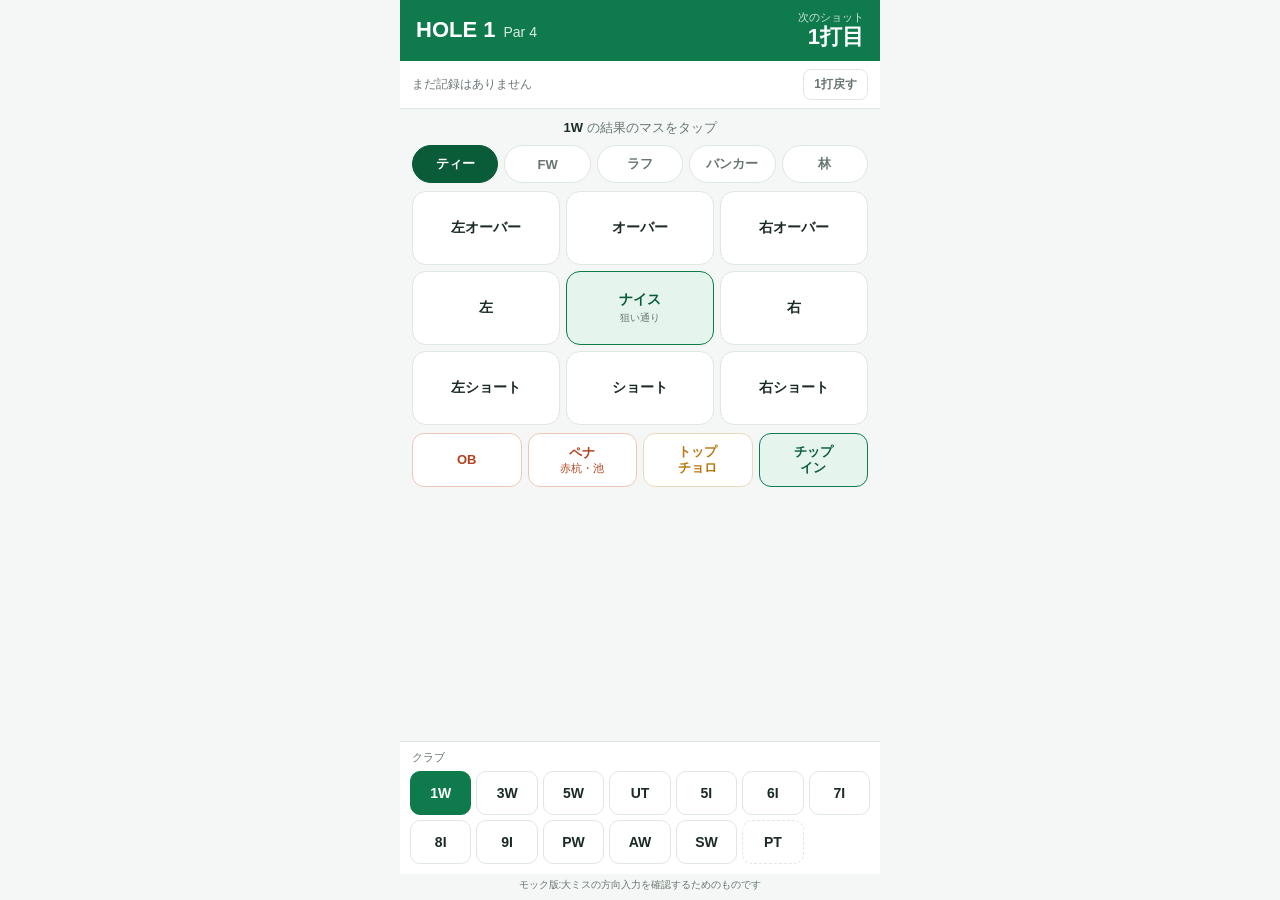
<file: mock/input13.html>
<!DOCTYPE html>
<html lang="ja">
<head>
<meta charset="UTF-8">
<meta name="viewport" content="width=device-width, initial-scale=1.0, maximum-scale=1.0, user-scalable=no, viewport-fit=cover">
<title>入力画面(大ミス方向)モック</title>
<style>
  :root {
    --green: #0f7b4d;
    --green-dark: #0a5c39;
    --green-pale: #e6f4ee;
    --ink: #1c2b24;
    --sub: #68766f;
    --line: #dfe7e2;
    --bg: #f4f7f5;
    --danger: #b0421f;
    --danger-pale: #fbeee8;
    --danger-line: #edc7b8;
    --warn: #b9770e;
    --warn-pale: #fdf3e3;
    --radius: 14px;
  }
  * { margin: 0; padding: 0; box-sizing: border-box; -webkit-tap-highlight-color: transparent; }
  html, body { height: 100%; }
  body {
    font-family: -apple-system, "Hiragino Sans", "Noto Sans JP", sans-serif;
    background: var(--bg); color: var(--ink);
    user-select: none; -webkit-user-select: none;
  }
  .app { max-width: 480px; margin: 0 auto; min-height: 100%; display: flex; flex-direction: column; }

  header {
    background: var(--green); color: #fff;
    padding: calc(10px + env(safe-area-inset-top)) 16px 12px;
    display: flex; align-items: center; justify-content: space-between;
  }
  .hole-num { font-size: 22px; font-weight: 700; }
  .hole-par { font-size: 14px; opacity: .85; margin-left: 8px; }
  .stroke-now { text-align: right; }
  .stroke-now .label { font-size: 11px; opacity: .8; }
  .stroke-now .num { font-size: 22px; font-weight: 700; line-height: 1.1; }

  .log-bar {
    display: flex; align-items: center; gap: 8px;
    padding: 8px 12px; background: #fff; border-bottom: 1px solid var(--line); min-height: 46px;
  }
  .log-scroll { display: flex; gap: 6px; overflow-x: auto; flex: 1; }
  .log-scroll::-webkit-scrollbar { display: none; }
  .log-chip {
    flex: 0 0 auto; font-size: 12px; padding: 5px 9px; border-radius: 999px;
    background: var(--green-pale); color: var(--green-dark); white-space: nowrap; font-weight: 600;
  }
  .log-chip.bad { background: var(--danger-pale); color: var(--danger); }
  .log-empty { font-size: 12px; color: var(--sub); }
  .undo-btn {
    flex: 0 0 auto; border: 1px solid var(--line); background: #fff; color: var(--sub);
    font-size: 12px; padding: 6px 10px; border-radius: 8px; font-weight: 600;
  }

  main { flex: 1; padding: 10px 12px 4px; display: flex; flex-direction: column; gap: 8px; }
  .guide { font-size: 13px; color: var(--sub); text-align: center; }
  .guide b { color: var(--ink); }
  .guide.bigmiss { color: var(--danger); font-weight: 600; }

  .chip-row { display: grid; gap: 6px; }
  .chip-row.lie { grid-template-columns: repeat(5, 1fr); }
  .chip-row.dist { grid-template-columns: repeat(4, 1fr); }
  .chip {
    border: 1px solid var(--line); background: #fff; border-radius: 999px;
    min-height: 38px; font-size: 13px; font-weight: 600; color: var(--sub);
  }
  .chip small { display: block; font-size: 9px; font-weight: 500; }
  .chip.selected { background: var(--ink); border-color: var(--ink); color: #fff; }
  .chip.selected.auto { background: var(--green-dark); border-color: var(--green-dark); }

  .grid9 { display: grid; grid-template-columns: 1fr 1fr 1fr; grid-template-rows: 1fr 1fr 1fr; gap: 6px; }
  .cell {
    background: #fff; border: 1px solid var(--line); border-radius: var(--radius);
    min-height: 74px; font-size: 14px; font-weight: 600; color: var(--ink);
    display: flex; flex-direction: column; align-items: center; justify-content: center; gap: 2px;
  }
  .cell small { font-size: 10px; color: var(--sub); font-weight: 500; }
  .cell.center { background: var(--green-pale); border-color: var(--green); color: var(--green-dark); }
  .cell:active { background: var(--green-pale); border-color: var(--green); }

  /* 大ミス方向モード */
  .grid9.pick .cell { opacity: .28; pointer-events: none; }
  .grid9.pick .cell.dir {
    opacity: 1; pointer-events: auto;
    background: var(--danger-pale); border-color: var(--danger-line); color: var(--danger);
    font-size: 16px;
  }
  .grid9.pick .cell.dir:active { background: var(--danger); color: #fff; }

  .special-row { display: grid; grid-template-columns: repeat(4, 1fr); gap: 6px; }
  .sp-btn {
    border: 1px solid var(--line); background: #fff; border-radius: 12px;
    min-height: 54px; font-size: 13px; font-weight: 600; line-height: 1.25;
    display: flex; flex-direction: column; align-items: center; justify-content: center;
  }
  .sp-btn.ob { color: var(--danger); border-color: var(--danger-line); }
  .sp-btn.ob:active, .sp-btn.ob.armed { background: var(--danger); border-color: var(--danger); color: #fff; }
  .sp-btn.miss { color: var(--warn); border-color: #ead9b8; }
  .sp-btn.miss:active, .sp-btn.miss.armed { background: var(--warn); border-color: var(--warn); color: #fff; }
  .sp-btn.in { color: var(--green-dark); border-color: var(--green); background: var(--green-pale); }
  .sp-btn.in:active { background: var(--green); color: #fff; }
  .cancel-pick {
    grid-column: 1 / -1; border: 1px solid var(--line); background: #fff; color: var(--sub);
    border-radius: 12px; min-height: 44px; font-size: 13px; font-weight: 600;
  }
  .choice-grid { display: grid; grid-template-columns: 1fr 1fr; gap: 6px; }
  .sp-btn.choice { min-height: 66px; font-size: 15px; }
  .sp-btn.choice small { font-size: 10px; margin-top: 3px; }

  .cupin-btn {
    background: var(--green); color: #fff; border: none; border-radius: var(--radius);
    min-height: 72px; font-size: 18px; font-weight: 700; width: 100%;
  }

  .club-bar { background: #fff; border-top: 1px solid var(--line); padding: 8px 10px calc(10px + env(safe-area-inset-bottom)); }
  .club-label { font-size: 11px; color: var(--sub); margin: 0 2px 6px; }
  .club-grid { display: grid; grid-template-columns: repeat(7, 1fr); gap: 5px; }
  .club-btn {
    min-height: 44px; border-radius: 10px; padding: 0;
    border: 1px solid var(--line); background: #fff; font-size: 14px; font-weight: 700; color: var(--ink);
  }
  .club-btn.selected { background: var(--green); border-color: var(--green); color: #fff; }
  .club-btn.pt { border-style: dashed; }

  .flash {
    position: fixed; left: 50%; top: 38%; transform: translate(-50%, -50%);
    background: rgba(20, 40, 30, .88); color: #fff; padding: 12px 22px; border-radius: 14px;
    font-size: 16px; font-weight: 700; opacity: 0; pointer-events: none; transition: opacity .15s;
    z-index: 50; text-align: center; line-height: 1.4;
  }
  .flash.show { opacity: 1; }
  .flash small { display: block; font-size: 11px; font-weight: 500; opacity: .8; }
  .mock-note { text-align: center; font-size: 10px; color: var(--sub); padding: 4px 0 8px; }
</style>
</head>
<body>
<div class="app">
  <header>
    <div><span class="hole-num">HOLE 1</span><span class="hole-par">Par 4</span></div>
    <div class="stroke-now">
      <div class="label">次のショット</div>
      <div class="num"><span id="strokeNum">1</span>打目</div>
    </div>
  </header>

  <div class="log-bar">
    <div class="log-scroll" id="logScroll"><span class="log-empty">まだ記録はありません</span></div>
    <button class="undo-btn" id="undoBtn">1打戻す</button>
  </div>

  <main>
    <div class="guide" id="guide"><b>1W</b> の結果のマスをタップ</div>

    <div class="chip-row lie" id="lieChips"></div>

    <div id="shotMode">
      <div class="grid9" id="grid9"></div>
      <div class="special-row" id="specialRow" style="margin-top:8px;">
        <button class="sp-btn ob" id="obBtn">OB</button>
        <button class="sp-btn ob" id="penBtn">ペナ<small style="font-weight:500;">赤杭・池</small></button>
        <button class="sp-btn miss" id="missBtn">トップ<br>チョロ</button>
        <button class="sp-btn in" id="chipInBtn">チップ<br>イン</button>
      </div>
      <div class="special-row" id="cancelRow" style="margin-top:8px;display:none;">
        <button class="cancel-pick" id="cancelPick">やめる</button>
      </div>
      <div id="choiceRow" style="margin-top:8px;display:none;">
        <div class="choice-grid">
          <button class="sp-btn ob choice" data-adv="0">打ち直し<small style="font-weight:500;">+1罰・元の位置から</small></button>
          <button class="sp-btn ob choice" data-adv="1">前進<small style="font-weight:500;">+2罰・特設ティー等</small></button>
        </div>
        <button class="cancel-pick" id="cancelChoice" style="width:100%;margin-top:6px;">やめる</button>
      </div>
    </div>

    <div id="puttMode" style="display:none;">
      <div class="chip-row dist" id="distChips" style="margin-bottom:8px;"></div>
      <div class="grid9" id="puttGrid"></div>
      <button class="cupin-btn" id="cupInBtn" style="margin-top:10px;">カップイン</button>
    </div>
  </main>

  <div class="club-bar">
    <div class="club-label">クラブ</div>
    <div class="club-grid" id="clubGrid"></div>
  </div>
  <div class="mock-note">モック版:大ミスの方向入力を確認するためのものです</div>
</div>

<div class="flash" id="flash"></div>

<script>
(function () {
  var CLUBS = ["1W","3W","5W","UT","5I","6I","7I","8I","9I","PW","AW","SW","PT"];
  var LIES = ["ティー","FW","ラフ","バンカー","林"];
  var DISTS = [["ロング","10m〜"],["ミドル","3〜10m"],["ショート","1〜3m"],["1m以内","タップイン"]];
  var GRID = [
    ["左オーバー","オーバー","右オーバー"],
    ["左","ナイス","右"],
    ["左ショート","ショート","右ショート"]
  ];
  var PGRID = [
    ["左オーバー","オーバー","右オーバー"],
    ["左に外し","惜しい","右に外し"],
    ["左ショート","ショート","右ショート"]
  ];
  // 大ミス方向モードで有効にするマス [row, col] → 方向
  var DIRS = { "0,1": "奥", "1,0": "左", "1,2": "右", "2,1": "手前" };

  var shots = [], club = "1W", lie = "ティー", dist = "ミドル";
  var pickMode = null;  // "OB" | "ペナ" | null
  var pickedDir = null; // 方向選択後、処置待ちの状態
  var $ = function (id) { return document.getElementById(id); };

  /* clubs */
  var clubGrid = $("clubGrid");
  CLUBS.forEach(function (c) {
    var b = document.createElement("button");
    b.className = "club-btn" + (c === "PT" ? " pt" : "");
    b.textContent = c; b.dataset.club = c;
    b.addEventListener("click", function () { selectClub(c); });
    clubGrid.appendChild(b);
  });
  function selectClub(c) {
    club = c;
    cancelPick();
    Array.prototype.forEach.call(clubGrid.children, function (b) {
      b.classList.toggle("selected", b.dataset.club === c);
    });
    var isPutt = c === "PT";
    $("shotMode").style.display = isPutt ? "none" : "";
    $("puttMode").style.display = isPutt ? "" : "none";
    $("lieChips").style.display = isPutt ? "none" : "";
    if (isPutt) autoDist();
    $("guide").innerHTML = isPutt
      ? "<b>パット</b>の結果をタップ"
      : "<b>" + c + "</b> の結果のマスをタップ";
  }

  /* lie chips(ラベルなし) */
  var lieChips = $("lieChips");
  LIES.forEach(function (l) {
    var b = document.createElement("button");
    b.className = "chip"; b.textContent = l; b.dataset.lie = l;
    b.addEventListener("click", function () { setLie(l, false); });
    lieChips.appendChild(b);
  });
  function setLie(l, auto) {
    lie = l;
    Array.prototype.forEach.call(lieChips.children, function (b) {
      b.classList.toggle("selected", b.dataset.lie === l);
      b.classList.toggle("auto", auto && b.dataset.lie === l);
    });
  }
  function inferLie() {
    if (!shots.length) return "ティー";
    var last = shots[shots.length - 1];
    if (last.kind === "pen") return "ラフ";
    if (last.kind === "ob") return last.adv ? "FW" : last.lie;  // 前進なら特設ティー(FW扱い)
    if (last.kind === "miss") return last.lie;
    if (last.result.indexOf("左") >= 0 || last.result.indexOf("右") >= 0) return "ラフ";
    return "FW";
  }

  /* dist chips(ラベルなし) */
  var distChips = $("distChips");
  DISTS.forEach(function (d) {
    var b = document.createElement("button");
    b.className = "chip";
    b.innerHTML = d[0] + "<small>" + d[1] + "</small>";
    b.dataset.dist = d[0];
    b.addEventListener("click", function () { setDist(d[0]); });
    distChips.appendChild(b);
  });
  function setDist(d) {
    dist = d;
    Array.prototype.forEach.call(distChips.children, function (b) {
      b.classList.toggle("selected", b.dataset.dist === d);
    });
  }
  function autoDist() {
    setDist(shots.filter(function (s) { return s.club === "PT"; }).length === 0 ? "ミドル" : "1m以内");
  }

  /* 9 grid */
  var grid9 = $("grid9");
  GRID.forEach(function (row, ri) {
    row.forEach(function (label, ci) {
      var b = document.createElement("button");
      b.className = "cell" + (ri === 1 && ci === 1 ? " center" : "");
      b.dataset.rc = ri + "," + ci;
      b.innerHTML = (ri === 1 && ci === 1) ? "ナイス<small>狙い通り</small>" : label;
      b.addEventListener("click", function () {
        if (pickMode) {
          var dir = DIRS[b.dataset.rc];
          if (!dir) return;
          // OBかつティーショットのときだけ、打ち直し/前進の2択を挟む
          if (pickMode === "OB" && lie === "ティー") {
            pickedDir = dir;
            $("cancelRow").style.display = "none";
            $("choiceRow").style.display = "";
            $("guide").innerHTML = "OB" + dir + " — 処置は?";
            return;
          }
          record({ club: club, lie: lie, result: pickMode + dir, kind: pickMode === "OB" ? "ob" : "pen", dir: dir, adv: false });
          cancelPick();
        } else {
          record({ club: club, lie: lie, result: label, kind: (ri === 1 && ci === 1) ? "nice" : "normal" });
        }
      });
      grid9.appendChild(b);
    });
  });

  /* putt grid */
  var puttGrid = $("puttGrid");
  PGRID.forEach(function (row, ri) {
    row.forEach(function (label, ci) {
      var b = document.createElement("button");
      b.className = "cell" + (ri === 1 && ci === 1 ? " center" : "");
      b.innerHTML = (ri === 1 && ci === 1) ? "惜しい<small>距離◎ 真っ直ぐ</small>" : label;
      b.addEventListener("click", function () {
        record({ club: "PT", lie: "グリーン", result: label, kind: "putt", dist: dist });
      });
      puttGrid.appendChild(b);
    });
  });
  $("cupInBtn").addEventListener("click", function () {
    record({ club: "PT", lie: "グリーン", result: "カップイン", kind: "in", dist: dist });
    flash("ホールアウト", "モックではここで終わりです");
  });

  /* 大ミス:方向選択モード */
  function startPick(mode, btn) {
    pickMode = mode;
    grid9.classList.add("pick");
    Array.prototype.forEach.call(grid9.children, function (b) {
      var dir = DIRS[b.dataset.rc];
      b.classList.toggle("dir", !!dir);
      if (dir) b.innerHTML = dir;
    });
    $("specialRow").style.display = "none";
    $("cancelRow").style.display = "";
    $("guide").innerHTML = mode + "はどっちに?";
    $("guide").className = "guide bigmiss";
  }
  Array.prototype.forEach.call(document.querySelectorAll(".sp-btn.choice"), function (b) {
    b.addEventListener("click", function () {
      var adv = b.dataset.adv === "1";
      record({ club: club, lie: lie, result: "OB" + pickedDir, kind: "ob", dir: pickedDir, adv: adv });
      cancelPick();
    });
  });
  $("cancelChoice").addEventListener("click", cancelPick);

  function cancelPick() {
    if (!pickMode) return;
    pickMode = null;
    pickedDir = null;
    $("choiceRow").style.display = "none";
    grid9.classList.remove("pick");
    Array.prototype.forEach.call(grid9.children, function (b, i) {
      var ri = Math.floor(i / 3), ci = i % 3;
      b.classList.remove("dir");
      b.innerHTML = (ri === 1 && ci === 1) ? "ナイス<small>狙い通り</small>" : GRID[ri][ci];
    });
    $("specialRow").style.display = "";
    $("cancelRow").style.display = "none";
    $("guide").className = "guide";
    $("guide").innerHTML = "<b>" + club + "</b> の結果のマスをタップ";
  }
  $("obBtn").addEventListener("click", function () { startPick("OB"); });
  $("penBtn").addEventListener("click", function () { startPick("ペナ"); });
  $("cancelPick").addEventListener("click", cancelPick);
  $("missBtn").addEventListener("click", function () {
    record({ club: club, lie: lie, result: "トップ・チョロ", kind: "miss" });
  });
  $("chipInBtn").addEventListener("click", function () {
    record({ club: club, lie: lie, result: "チップイン", kind: "in" });
    flash("ホールアウト", "モックではここで終わりです");
  });

  /* record */
  function record(s) {
    shots.push(s);
    setLie(inferLie(), true);
    if (club === "PT") autoDist();
    render();
    flash(s.club + " " + s.result, s.kind === "ob" ? (s.adv ? "前進 +2打罰" : "打ち直し +1打罰") : s.kind === "pen" ? "+1打罰" : "");
    if (navigator.vibrate) navigator.vibrate(10);
  }
  $("undoBtn").addEventListener("click", function () {
    cancelPick();
    if (!shots.length) return;
    var s = shots.pop();
    setLie(inferLie(), true);
    if (club === "PT") autoDist();
    render();
    flash("取り消し", s.club + " " + s.result);
  });

  function render() {
    // 罰打:OBは打ち直し=1・前進=2、赤杭ペナは1
    var pen = shots.reduce(function (a, s) {
      if (s.kind === "ob") return a + (s.adv ? 2 : 1);
      if (s.kind === "pen") return a + 1;
      return a;
    }, 0);
    $("strokeNum").textContent = shots.length + pen + 1;
    var log = $("logScroll");
    log.innerHTML = "";
    if (!shots.length) { log.innerHTML = '<span class="log-empty">まだ記録はありません</span>'; return; }
    shots.forEach(function (s, i) {
      var c = document.createElement("span");
      c.className = "log-chip" + (s.kind === "ob" || s.kind === "pen" || s.kind === "miss" ? " bad" : "");
      c.textContent = (i + 1) + " " + s.club + " " + s.result + (s.kind === "ob" ? (s.adv ? "(前進)" : "(打直)") : "");
      log.appendChild(c);
    });
    log.scrollLeft = log.scrollWidth;
  }

  var t;
  function flash(main, sub) {
    var f = $("flash");
    f.innerHTML = main + (sub ? "<small>" + sub + "</small>" : "");
    f.classList.add("show");
    clearTimeout(t);
    t = setTimeout(function () { f.classList.remove("show"); }, 900);
  }

  selectClub("1W");
  setLie("ティー", true);
  setDist("ミドル");
  render();
})();
</script>
</body>
</html>
</file>
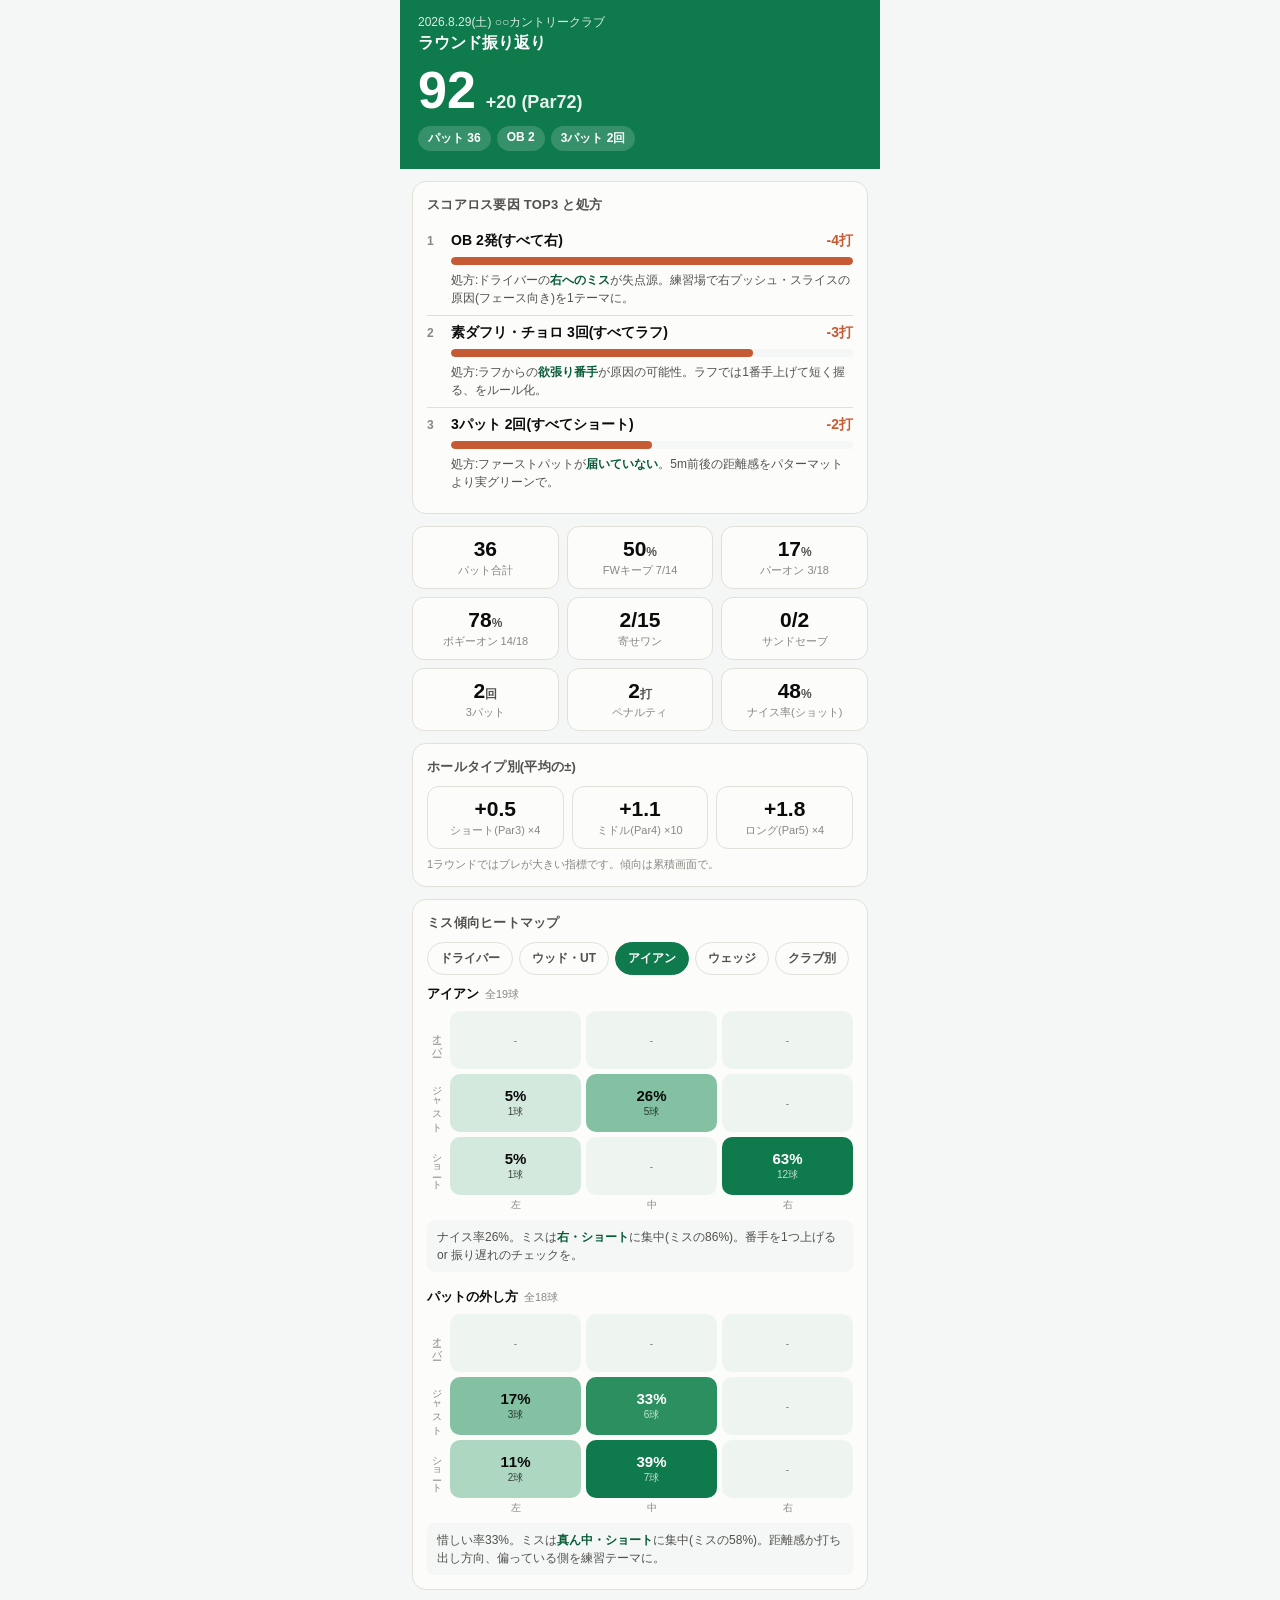
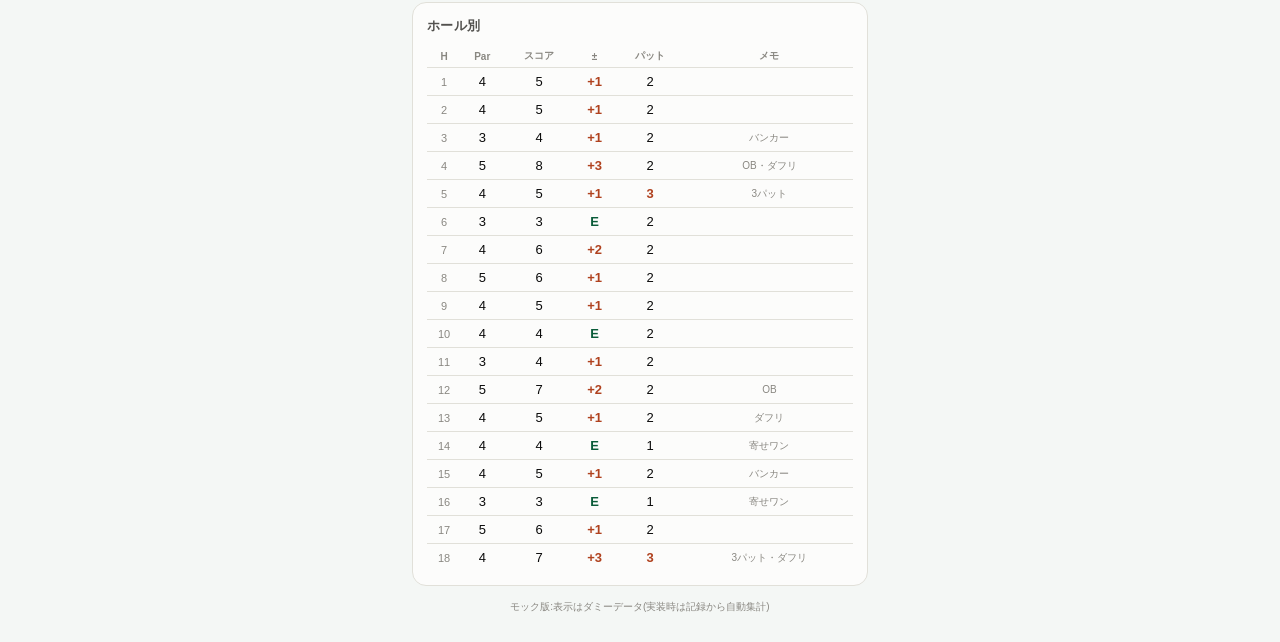
<file: mock/review.html>
<!DOCTYPE html>
<html lang="ja">
<head>
<meta charset="UTF-8">
<meta name="viewport" content="width=device-width, initial-scale=1.0, viewport-fit=cover">
<title>ラウンド振り返りモック</title>
<style>
  :root {
    --green: #0f7b4d;
    --green-dark: #0a5c39;
    --green-pale: #e6f4ee;
    --ink: #0b0b0b;
    --sub: #52514e;
    --muted: #898781;
    --line: #e1e0d9;
    --bg: #f4f7f5;
    --card: #fcfcfb;
    --loss: #c65a35;
    --over: #b0421f;
    --under: #1c5cab;
    --radius: 14px;
  }
  * { margin: 0; padding: 0; box-sizing: border-box; -webkit-tap-highlight-color: transparent; }
  body {
    font-family: -apple-system, "Hiragino Sans", "Noto Sans JP", sans-serif;
    background: var(--bg); color: var(--ink);
    padding-bottom: calc(24px + env(safe-area-inset-bottom));
  }
  .app { max-width: 480px; margin: 0 auto; }

  header {
    background: var(--green); color: #fff;
    padding: calc(14px + env(safe-area-inset-top)) 18px 18px;
  }
  .h-sub { font-size: 12px; opacity: .85; }
  .h-title { font-size: 16px; font-weight: 700; margin-top: 2px; }
  .hero { display: flex; align-items: baseline; gap: 10px; margin-top: 10px; }
  .hero .score { font-size: 52px; font-weight: 700; line-height: 1; }
  .hero .topar { font-size: 18px; font-weight: 700; opacity: .9; }
  .hero-chips { display: flex; gap: 6px; margin-top: 10px; flex-wrap: wrap; }
  .hero-chip {
    font-size: 12px; font-weight: 600; padding: 4px 10px; border-radius: 999px;
    background: rgba(255,255,255,.16);
  }

  main { padding: 12px 12px 0; display: flex; flex-direction: column; gap: 12px; }
  .card {
    background: var(--card); border: 1px solid var(--line); border-radius: var(--radius);
    padding: 14px;
  }
  .card h2 { font-size: 13px; color: var(--sub); font-weight: 700; margin-bottom: 10px; letter-spacing: .02em; }

  /* ---- loss top3 ---- */
  .loss-item { padding: 8px 0; }
  .loss-item + .loss-item { border-top: 1px solid var(--line); }
  .loss-head { display: flex; align-items: baseline; gap: 8px; }
  .loss-rank { font-size: 12px; font-weight: 700; color: var(--muted); width: 16px; }
  .loss-name { font-size: 14px; font-weight: 700; flex: 1; }
  .loss-val { font-size: 14px; font-weight: 700; color: var(--loss); font-variant-numeric: tabular-nums; }
  .loss-bar-track { height: 8px; background: var(--bg); border-radius: 4px; margin: 7px 0 6px 24px; overflow: hidden; }
  .loss-bar { height: 100%; background: var(--loss); border-radius: 4px; }
  .loss-rx { font-size: 12px; color: var(--sub); margin-left: 24px; line-height: 1.5; }
  .loss-rx b { color: var(--green-dark); }

  /* ---- KPI tiles ---- */
  .kpi-grid { display: grid; grid-template-columns: 1fr 1fr 1fr; gap: 8px; }
  .kpi {
    background: var(--card); border: 1px solid var(--line); border-radius: 12px;
    padding: 10px 8px; text-align: center;
  }
  .kpi .v { font-size: 21px; font-weight: 700; }
  .kpi .v small { font-size: 12px; font-weight: 600; color: var(--sub); }
  .kpi .k { font-size: 11px; color: var(--muted); margin-top: 2px; }

  /* ---- segment tabs ---- */
  .seg-row { display: flex; gap: 6px; flex-wrap: wrap; margin-bottom: 10px; }
  .seg-btn {
    border: 1px solid var(--line); background: var(--card); color: var(--sub);
    border-radius: 999px; font-size: 12px; font-weight: 600; padding: 7px 12px;
  }
  .seg-btn.selected { background: var(--green); border-color: var(--green); color: #fff; }
  .club-pick { display: none; gap: 5px; flex-wrap: wrap; margin-bottom: 10px; }
  .club-pick.show { display: flex; }
  .club-pick .seg-btn { padding: 6px 10px; }
  .hm-note { font-size: 11px; color: var(--muted); margin-top: 6px; }

  /* ---- heatmap ---- */
  .hm-block + .hm-block { margin-top: 16px; }
  .hm-title { font-size: 13px; font-weight: 700; margin-bottom: 8px; }
  .hm-title small { font-weight: 500; color: var(--muted); margin-left: 6px; }
  .hm-wrap { display: grid; grid-template-columns: 18px 1fr; gap: 5px; }
  .hm-axis-y { display: grid; grid-template-rows: 1fr 1fr 1fr; gap: 5px; }
  .hm-axis-y span {
    writing-mode: vertical-rl; font-size: 10px; color: var(--muted);
    display: flex; align-items: center; justify-content: center; letter-spacing: 1px;
  }
  .hm-grid { display: grid; grid-template-columns: 1fr 1fr 1fr; gap: 5px; }
  .hm-cell {
    border-radius: 10px; min-height: 58px;
    display: flex; flex-direction: column; align-items: center; justify-content: center; gap: 1px;
  }
  .hm-cell .pct { font-size: 15px; font-weight: 700; font-variant-numeric: tabular-nums; }
  .hm-cell .cnt { font-size: 10px; opacity: .75; }
  .hm-axis-x { display: grid; grid-template-columns: 18px 1fr 1fr 1fr; gap: 5px; margin-top: 3px; }
  .hm-axis-x span { font-size: 10px; color: var(--muted); text-align: center; }
  .hm-insight {
    margin-top: 8px; font-size: 12px; color: var(--sub); line-height: 1.5;
    background: var(--bg); border-radius: 8px; padding: 8px 10px;
  }
  .hm-insight b { color: var(--green-dark); }

  /* ---- hole table ---- */
  table { width: 100%; border-collapse: collapse; font-variant-numeric: tabular-nums; }
  th {
    font-size: 10px; color: var(--muted); font-weight: 600; text-align: center;
    padding: 4px 2px; border-bottom: 1px solid var(--line);
  }
  td { font-size: 13px; text-align: center; padding: 6px 2px; border-bottom: 1px solid var(--line); }
  tr:last-child td { border-bottom: none; }
  td.hole-no { color: var(--muted); font-size: 11px; }
  td.diff-over { color: var(--over); font-weight: 700; }
  td.diff-under { color: var(--under); font-weight: 700; }
  td.diff-even { color: var(--green-dark); font-weight: 700; }
  td.note { font-size: 10px; color: var(--muted); }
  td.putt3 { color: var(--over); font-weight: 700; }

  .mock-note { text-align: center; font-size: 10px; color: var(--muted); padding: 14px 0 4px; }
</style>
</head>
<body>
<div class="app">
  <header>
    <div class="h-sub">2026.8.29(土) ○○カントリークラブ</div>
    <div class="h-title">ラウンド振り返り</div>
    <div class="hero">
      <span class="score" id="heroScore">-</span>
      <span class="topar" id="heroToPar"></span>
    </div>
    <div class="hero-chips" id="heroChips"></div>
  </header>

  <main>
    <div class="card">
      <h2>スコアロス要因 TOP3 と処方</h2>
      <div id="lossList"></div>
    </div>

    <div class="kpi-grid" id="kpiGrid"></div>

    <div class="card">
      <h2>ホールタイプ別(平均の±)</h2>
      <div class="kpi-grid" id="typeGrid" style="gap:8px;"></div>
      <div class="hm-note" style="margin-top:8px;">1ラウンドではブレが大きい指標です。傾向は累積画面で。</div>
    </div>

    <div class="card">
      <h2>ミス傾向ヒートマップ</h2>
      <div class="seg-row" id="segRow"></div>
      <div class="club-pick" id="clubPick"></div>
      <div class="hm-block" style="margin-top:0;">
        <div class="hm-title"><span id="shotTitle">ショット</span><small id="ironN"></small></div>
        <div class="hm-wrap">
          <div class="hm-axis-y"><span>オーバー</span><span>ジャスト</span><span>ショート</span></div>
          <div class="hm-grid" id="ironGrid"></div>
        </div>
        <div class="hm-axis-x"><span></span><span>左</span><span>中</span><span>右</span></div>
        <div class="hm-insight" id="ironInsight"></div>
        <div class="hm-note" id="shotNote"></div>
      </div>
      <div class="hm-block">
        <div class="hm-title">パットの外し方<small id="puttN"></small></div>
        <div class="hm-wrap">
          <div class="hm-axis-y"><span>オーバー</span><span>ジャスト</span><span>ショート</span></div>
          <div class="hm-grid" id="puttGridHm"></div>
        </div>
        <div class="hm-axis-x"><span></span><span>左</span><span>中</span><span>右</span></div>
        <div class="hm-insight" id="puttInsight"></div>
      </div>
    </div>

    <div class="card">
      <h2>ホール別</h2>
      <table>
        <thead><tr><th>H</th><th>Par</th><th>スコア</th><th>±</th><th>パット</th><th>メモ</th></tr></thead>
        <tbody id="holeRows"></tbody>
      </table>
    </div>
  </main>
  <div class="mock-note">モック版:表示はダミーデータ(実装時は記録から自動集計)</div>
</div>

<script>
(function () {
  /* ============================================================
     ダミーデータ:入力アプリが生成するのと同じ形式の1ラウンド分
     shot = [club, lie, result, kind]
     kind: n=通常 N=ナイス m=チョロダフリ ob=OB in=カップイン系 p=パット
     ============================================================ */
  var T="ティー", F="FW", R="ラフ", B="バンカー", W="林", G="グリーン";
  var ROUND = [
    { par:4, s:[["1W",T,"右","n"],["8I",R,"右ショート","n"],["AW",R,"ナイス","N"],["PT",G,"ショート","p"],["PT",G,"カップイン","in"]] },
    { par:4, s:[["1W",T,"ナイス","N"],["7I",F,"右ショート","n"],["AW",R,"ナイス","N"],["PT",G,"惜しい","p"],["PT",G,"カップイン","in"]] },
    { par:3, s:[["7I",T,"右ショート","n"],["SW",B,"ナイス","N"],["PT",G,"左に外し","p"],["PT",G,"カップイン","in"]] },
    { par:5, s:[["1W",T,"OB右","ob"],["1W",T,"左","n"],["UT",R,"チョロ/ダフリ","m"],["5I",R,"右ショート","n"],["AW",R,"ナイス","N"],["PT",G,"ショート","p"],["PT",G,"カップイン","in"]] },
    { par:4, s:[["1W",T,"ナイス","N"],["9I",F,"ナイス","N"],["PT",G,"左ショート","p"],["PT",G,"ショート","p"],["PT",G,"カップイン","in"]] },
    { par:3, s:[["8I",T,"ナイス","N"],["PT",G,"惜しい","p"],["PT",G,"カップイン","in"]] },
    { par:4, s:[["1W",T,"左","n"],["7I",R,"左ショート","n"],["8I",R,"右ショート","n"],["AW",R,"ナイス","N"],["PT",G,"ショート","p"],["PT",G,"カップイン","in"]] },
    { par:5, s:[["3W",T,"ナイス","N"],["5W",F,"右","n"],["8I",R,"右ショート","n"],["AW",R,"ナイス","N"],["PT",G,"惜しい","p"],["PT",G,"カップイン","in"]] },
    { par:4, s:[["1W",T,"ナイス","N"],["6I",F,"右ショート","n"],["AW",R,"ナイス","N"],["PT",G,"左に外し","p"],["PT",G,"カップイン","in"]] },
    { par:4, s:[["1W",T,"ナイス","N"],["9I",F,"ナイス","N"],["PT",G,"惜しい","p"],["PT",G,"カップイン","in"]] },
    { par:3, s:[["6I",T,"左","n"],["AW",R,"ナイス","N"],["PT",G,"ショート","p"],["PT",G,"カップイン","in"]] },
    { par:5, s:[["1W",T,"OB右","ob"],["1W",T,"ナイス","N"],["UT",F,"右ショート","n"],["8I",R,"ナイス","N"],["PT",G,"左ショート","p"],["PT",G,"カップイン","in"]] },
    { par:4, s:[["1W",T,"右","n"],["7I",R,"チョロ/ダフリ","m"],["9I",R,"ナイス","N"],["PT",G,"惜しい","p"],["PT",G,"カップイン","in"]] },
    { par:4, s:[["1W",T,"ナイス","N"],["8I",F,"右ショート","n"],["SW",R,"ナイス","N"],["PT",G,"カップイン","in"]] },
    { par:4, s:[["1W",T,"左","n"],["8I",R,"右ショート","n"],["SW",B,"ナイス","N"],["PT",G,"左に外し","p"],["PT",G,"カップイン","in"]] },
    { par:3, s:[["7I",T,"右ショート","n"],["SW",R,"ナイス","N"],["PT",G,"カップイン","in"]] },
    { par:5, s:[["3W",T,"ナイス","N"],["UT",F,"右","n"],["9I",R,"右ショート","n"],["AW",R,"ナイス","N"],["PT",G,"惜しい","p"],["PT",G,"カップイン","in"]] },
    { par:4, s:[["1W",T,"右","n"],["5I",R,"チョロ/ダフリ","m"],["8I",R,"右ショート","n"],["AW",R,"ナイス","N"],["PT",G,"ショート","p"],["PT",G,"ショート","p"],["PT",G,"カップイン","in"]] }
  ];

  var $ = function (id) { return document.getElementById(id); };

  /* ---------- 集計 ---------- */
  function holeStats(h) {
    var pen = h.s.filter(function (s) { return s[3] === "ob"; }).length;
    var putts = h.s.filter(function (s) { return s[0] === "PT"; }).length;
    var score = h.s.length + pen;
    var toGreen = h.s.length - putts + pen; // グリーンに乗るまでの打数(罰込み)
    var gir = toGreen <= h.par - 2;
    var bogeyOn = toGreen <= h.par - 1;
    var scramble = !gir && score <= h.par;
    var bunker = h.s.some(function (s) { return s[1] === B; });
    var trouble = h.s.some(function (s) { return s[1] === W; });
    var choro = h.s.filter(function (s) { return s[3] === "m"; }).length;
    var tee = h.s[0];
    var fwKeep = null;
    if (h.par >= 4) {
      var r = tee[2];
      fwKeep = (tee[3] !== "ob") && r.indexOf("左") < 0 && r.indexOf("右") < 0;
    }
    return { par: h.par, score: score, putts: putts, pen: pen, gir: gir,
             bogeyOn: bogeyOn, scramble: scramble, fwKeep: fwKeep, bunker: bunker,
             trouble: trouble, choro: choro, three: putts >= 3,
             sandSave: bunker && score <= h.par };
  }
  var HS = ROUND.map(holeStats);
  var total = HS.reduce(function (a, h) { return a + h.score; }, 0);
  var parTotal = HS.reduce(function (a, h) { return a + h.par; }, 0);
  var putts = HS.reduce(function (a, h) { return a + h.putts; }, 0);
  var pens = HS.reduce(function (a, h) { return a + h.pen; }, 0);
  var fwHoles = HS.filter(function (h) { return h.fwKeep !== null; });
  var fwKept = fwHoles.filter(function (h) { return h.fwKeep; }).length;
  var girN = HS.filter(function (h) { return h.gir; }).length;
  var nonGir = HS.filter(function (h) { return !h.gir; });
  var scrambled = nonGir.filter(function (h) { return h.scramble; }).length;
  var threePutts = HS.filter(function (h) { return h.three; }).length;
  var choroTotal = HS.reduce(function (a, h) { return a + h.choro; }, 0);
  var obTotal = pens;
  var bogeyOnN = HS.filter(function (h) { return h.bogeyOn; }).length;
  var bunkerHoles = HS.filter(function (h) { return h.bunker; });
  var sandSaved = bunkerHoles.filter(function (h) { return h.sandSave; }).length;
  var attempts = 0, niceN = 0;
  ROUND.forEach(function (h) {
    h.s.forEach(function (s) {
      if (s[0] === "PT" || s[3] === "in") return;
      attempts++;
      if (s[3] === "N") niceN++;
    });
  });

  /* ---------- ヘッダー ---------- */
  var toPar = total - parTotal;
  $("heroScore").textContent = total;
  $("heroToPar").textContent = (toPar >= 0 ? "+" : "") + toPar + " (Par" + parTotal + ")";
  [["パット " + putts], ["OB " + obTotal], ["3パット " + threePutts + "回"]].forEach(function (t) {
    var c = document.createElement("span");
    c.className = "hero-chip"; c.textContent = t[0];
    $("heroChips").appendChild(c);
  });

  /* ---------- スコアロスTOP3 ---------- */
  var losses = [
    { name: "OB " + obTotal + "発(すべて右)", loss: obTotal * 2,
      rx: "処方:ドライバーの<b>右へのミス</b>が失点源。練習場で右プッシュ・スライスの原因(フェース向き)を1テーマに。" },
    { name: "素ダフリ・チョロ " + choroTotal + "回(すべてラフ)", loss: choroTotal,
      rx: "処方:ラフからの<b>欲張り番手</b>が原因の可能性。ラフでは1番手上げて短く握る、をルール化。" },
    { name: "3パット " + threePutts + "回(すべてショート)", loss: threePutts,
      rx: "処方:ファーストパットが<b>届いていない</b>。5m前後の距離感をパターマットより実グリーンで。" }
  ].sort(function (a, b) { return b.loss - a.loss; });
  var maxLoss = losses[0].loss;
  losses.forEach(function (l, i) {
    var div = document.createElement("div");
    div.className = "loss-item";
    div.innerHTML =
      '<div class="loss-head"><span class="loss-rank">' + (i + 1) + '</span>'
      + '<span class="loss-name">' + l.name + '</span>'
      + '<span class="loss-val">-' + l.loss + '打</span></div>'
      + '<div class="loss-bar-track"><div class="loss-bar" style="width:' + (l.loss / maxLoss * 100) + '%"></div></div>'
      + '<div class="loss-rx">' + l.rx + '</div>';
    $("lossList").appendChild(div);
  });

  /* ---------- KPI ---------- */
  var kpis = [
    { v: putts, unit: "", k: "パット合計" },
    { v: Math.round(fwKept / fwHoles.length * 100), unit: "%", k: "FWキープ " + fwKept + "/" + fwHoles.length },
    { v: Math.round(girN / HS.length * 100), unit: "%", k: "パーオン " + girN + "/" + HS.length },
    { v: Math.round(bogeyOnN / HS.length * 100), unit: "%", k: "ボギーオン " + bogeyOnN + "/" + HS.length },
    { v: scrambled + "/" + nonGir.length, unit: "", k: "寄せワン" },
    { v: bunkerHoles.length ? sandSaved + "/" + bunkerHoles.length : "-", unit: "", k: "サンドセーブ" },
    { v: threePutts, unit: "回", k: "3パット" },
    { v: obTotal, unit: "打", k: "ペナルティ" },
    { v: Math.round(niceN / attempts * 100), unit: "%", k: "ナイス率(ショット)" }
  ];
  kpis.forEach(function (x) {
    var d = document.createElement("div");
    d.className = "kpi";
    d.innerHTML = '<div class="v">' + x.v + '<small>' + x.unit + '</small></div><div class="k">' + x.k + '</div>';
    $("kpiGrid").appendChild(d);
  });

  /* ---------- ヒートマップ ---------- */
  var RAMP = ["#eef5f1", "#d4e9de", "#aed7c2", "#83c1a2", "#54a87f", "#2b8f60", "#0f7b4d"];
  function cellPos(result) {
    var row = result.indexOf("オーバー") >= 0 ? 0 : result.indexOf("ショート") >= 0 ? 2 : 1;
    var col = result.indexOf("左") >= 0 ? 0 : result.indexOf("右") >= 0 ? 2 : 1;
    return [row, col];
  }
  function buildHeatmap(shots, gridEl, nEl, insightEl, labels) {
    gridEl.innerHTML = "";
    var m = [[0,0,0],[0,0,0],[0,0,0]], n = shots.length;
    shots.forEach(function (s) {
      var p = cellPos(s[2]);
      m[p[0]][p[1]]++;
    });
    var max = 0;
    m.forEach(function (r) { r.forEach(function (v) { if (v > max) max = v; }); });
    nEl.textContent = "全" + n + "球";
    for (var ri = 0; ri < 3; ri++) {
      for (var ci = 0; ci < 3; ci++) {
        var v = m[ri][ci];
        var pct = n ? Math.round(v / n * 100) : 0;
        var step = max ? Math.round(v / max * (RAMP.length - 1)) : 0;
        var dark = step >= 4;
        var cell = document.createElement("div");
        cell.className = "hm-cell";
        cell.style.background = RAMP[step];
        cell.style.color = dark ? "#ffffff" : "#0b0b0b";
        cell.innerHTML = v ? '<span class="pct">' + pct + '%</span><span class="cnt">' + v + '球</span>' : '<span class="cnt" style="opacity:.5">-</span>';
        gridEl.appendChild(cell);
      }
    }
    // インサイト:成功率(中央セル)と、ミスの中での偏りを分けて読む
    var nice = m[1][1];
    var missTotal = n - nice;
    var best = { v: -1, ri: 0, ci: 0 };
    for (var r2 = 0; r2 < 3; r2++) for (var c2 = 0; c2 < 3; c2++) {
      if (r2 === 1 && c2 === 1) continue;
      if (m[r2][c2] > best.v) best = { v: m[r2][c2], ri: r2, ci: c2 };
    }
    var rowName = ["オーバー", "ジャスト", "ショート"][best.ri];
    var colName = ["左", "真ん中", "右"][best.ci];
    var niceShare = n ? Math.round(nice / n * 100) : 0;
    var missShare = missTotal ? Math.round(best.v / missTotal * 100) : 0;
    if (!missTotal || missShare < 34) {
      insightEl.innerHTML = labels.center + "率<b>" + niceShare + "%</b>。ミスの散り方に大きな偏りはありません。";
    } else {
      insightEl.innerHTML = labels.center + "率" + niceShare + "%。ミスは<b>" + colName + "・" + rowName
        + "</b>に集中(ミスの" + missShare + "%)。" + labels.hint;
    }
  }
  var allShots = [], puttShots = [];
  ROUND.forEach(function (h) {
    h.s.forEach(function (s) {
      if (s[3] === "ob" || s[3] === "m" || s[3] === "in") return;
      if (s[0] === "PT") puttShots.push(s);
      else allShots.push(s);
    });
  });

  var GROUPS = [
    { key: "DR", label: "ドライバー", clubs: ["1W"], hint: "OBの方向と合わせて曲がり傾向をチェック。" },
    { key: "WD", label: "ウッド・UT", clubs: ["3W", "5W", "UT"], hint: "長物は無理せずアイアン刻みも選択肢に。" },
    { key: "IR", label: "アイアン", clubs: ["5I", "6I", "7I", "8I", "9I"], hint: "番手を1つ上げる or 振り遅れのチェックを。" },
    { key: "WG", label: "ウェッジ", clubs: ["PW", "AW", "SW"], hint: "100y以内の精度はスコア直結。距離の打ち分け練習を。" },
    { key: "CLUB", label: "クラブ別", clubs: null, hint: "" }
  ];
  var CLUB_ORDER = ["1W", "3W", "5W", "UT", "5I", "6I", "7I", "8I", "9I", "PW", "AW", "SW"];
  var currentGroup = "IR", currentClub = null;

  function renderShotHm() {
    var g = GROUPS.filter(function (x) { return x.key === currentGroup; })[0];
    var shots, title, hint;
    if (g.key === "CLUB") {
      shots = allShots.filter(function (s) { return s[0] === currentClub; });
      title = currentClub;
      hint = "";
    } else {
      shots = allShots.filter(function (s) { return g.clubs.indexOf(s[0]) >= 0; });
      title = g.label;
      hint = g.hint;
    }
    $("shotTitle").textContent = title;
    buildHeatmap(shots, $("ironGrid"), $("ironN"), $("ironInsight"), { center: "ナイス", hint: hint });
    $("shotNote").textContent = shots.length < 10 ? "球数が少ないため参考程度(" + shots.length + "球)。累積画面で精度が上がります。" : "";
  }

  var segRow = $("segRow"), clubPick = $("clubPick");
  GROUPS.forEach(function (g) {
    var b = document.createElement("button");
    b.className = "seg-btn" + (g.key === currentGroup ? " selected" : "");
    b.textContent = g.label;
    b.dataset.key = g.key;
    b.addEventListener("click", function () {
      currentGroup = g.key;
      Array.prototype.forEach.call(segRow.children, function (x) {
        x.classList.toggle("selected", x.dataset.key === g.key);
      });
      clubPick.classList.toggle("show", g.key === "CLUB");
      if (g.key === "CLUB") {
        if (!currentClub) currentClub = clubsWithData[0];
        Array.prototype.forEach.call(clubPick.children, function (x) {
          x.classList.toggle("selected", x.dataset.club === currentClub);
        });
      }
      renderShotHm();
    });
    segRow.appendChild(b);
  });
  var clubsWithData = CLUB_ORDER.filter(function (c) {
    return allShots.some(function (s) { return s[0] === c; });
  });
  clubsWithData.forEach(function (c) {
    var b = document.createElement("button");
    b.className = "seg-btn";
    b.textContent = c;
    b.dataset.club = c;
    b.addEventListener("click", function () {
      currentClub = c;
      Array.prototype.forEach.call(clubPick.children, function (x) {
        x.classList.toggle("selected", x.dataset.club === c);
      });
      renderShotHm();
    });
    clubPick.appendChild(b);
  });
  renderShotHm();
  buildHeatmap(puttShots, $("puttGridHm"), $("puttN"), $("puttInsight"),
    { center: "惜しい", hint: "距離感か打ち出し方向、偏っている側を練習テーマに。" });

  /* ---------- ホールタイプ別 ---------- */
  [{ par: 3, label: "ショート" }, { par: 4, label: "ミドル" }, { par: 5, label: "ロング" }].forEach(function (t) {
    var hs = HS.filter(function (h) { return h.par === t.par; });
    var avg = hs.reduce(function (a, h) { return a + (h.score - h.par); }, 0) / hs.length;
    var d = document.createElement("div");
    d.className = "kpi";
    d.innerHTML = '<div class="v">' + (avg >= 0 ? "+" : "") + avg.toFixed(1) + '</div><div class="k">' + t.label + '(Par' + t.par + ') ×' + hs.length + '</div>';
    $("typeGrid").appendChild(d);
  });

  /* ---------- ホール別 ---------- */
  HS.forEach(function (h, i) {
    var d = h.score - h.par;
    var cls = d > 0 ? "diff-over" : d < 0 ? "diff-under" : "diff-even";
    var notes = [];
    if (h.pen) notes.push("OB");
    if (h.three) notes.push("3パット");
    if (h.choro) notes.push("ダフリ");
    if (h.bunker) notes.push("バンカー");
    if (h.scramble) notes.push("寄せワン");
    var tr = document.createElement("tr");
    tr.innerHTML = '<td class="hole-no">' + (i + 1) + '</td>'
      + '<td>' + h.par + '</td>'
      + '<td>' + h.score + '</td>'
      + '<td class="' + cls + '">' + (d > 0 ? "+" + d : d === 0 ? "E" : d) + '</td>'
      + '<td class="' + (h.three ? "putt3" : "") + '">' + h.putts + '</td>'
      + '<td class="note">' + notes.join("・") + '</td>';
    $("holeRows").appendChild(tr);
  });
})();
</script>
</body>
</html>
</file>
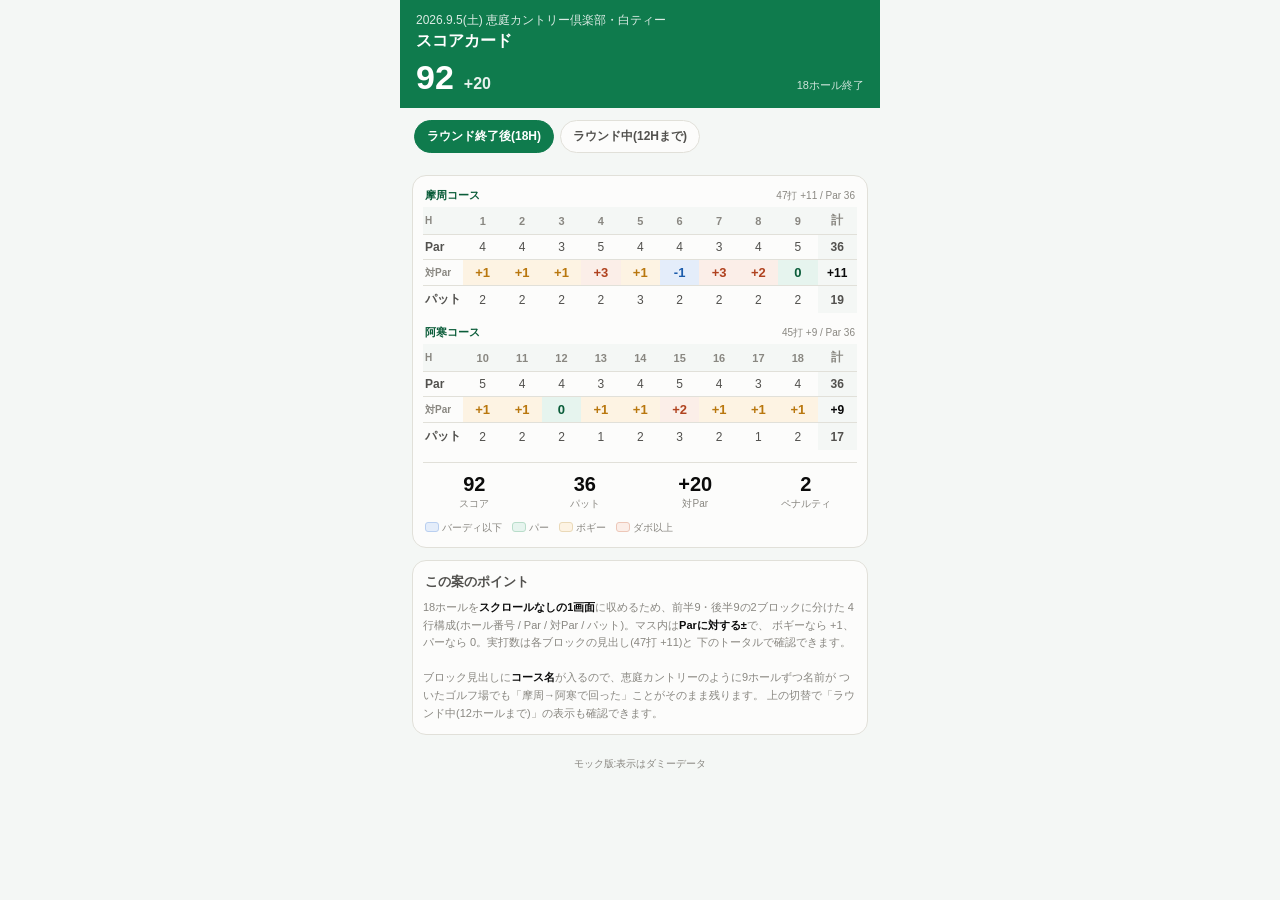
<file: mock/scorecard.html>
<!DOCTYPE html>
<html lang="ja">
<head>
<meta charset="UTF-8">
<meta name="viewport" content="width=device-width, initial-scale=1.0, viewport-fit=cover">
<title>スコアカード モック</title>
<style>
  :root {
    --green: #0f7b4d;
    --green-dark: #0a5c39;
    --green-pale: #e6f4ee;
    --ink: #0b0b0b;
    --sub: #52514e;
    --muted: #898781;
    --line: #e1e0d9;
    --bg: #f4f7f5;
    --card: #fcfcfb;
    --under: #1c5cab;
    --under-pale: #e4edfa;
    --bogey: #b9770e;
    --bogey-pale: #fdf3e3;
    --double: #b0421f;
    --double-pale: #fbeee8;
  }
  * { margin: 0; padding: 0; box-sizing: border-box; -webkit-tap-highlight-color: transparent; }
  body {
    font-family: -apple-system, "Hiragino Sans", "Noto Sans JP", sans-serif;
    background: var(--bg); color: var(--ink);
    padding-bottom: calc(20px + env(safe-area-inset-bottom));
  }
  .app { max-width: 480px; margin: 0 auto; }

  header {
    background: var(--green); color: #fff;
    padding: calc(12px + env(safe-area-inset-top)) 16px 14px;
  }
  .h-sub { font-size: 12px; opacity: .85; }
  .h-title { font-size: 16px; font-weight: 700; margin-top: 2px; }
  .h-score { display: flex; align-items: baseline; gap: 10px; margin-top: 8px; }
  .h-score .v { font-size: 34px; font-weight: 700; line-height: 1; }
  .h-score .d { font-size: 16px; font-weight: 700; opacity: .9; }
  .h-score .k { font-size: 11px; opacity: .8; margin-left: auto; }

  main { padding: 12px; display: flex; flex-direction: column; gap: 12px; }
  .card { background: var(--card); border: 1px solid var(--line); border-radius: 14px; padding: 12px 10px; }
  .card h2 { font-size: 13px; color: var(--sub); font-weight: 700; margin: 0 2px 8px; }

  .seg-row { display: flex; gap: 6px; margin: 0 2px 10px; }
  .seg-btn {
    border: 1px solid var(--line); background: var(--card); color: var(--sub);
    border-radius: 999px; font-size: 12px; font-weight: 600; padding: 7px 12px;
  }
  .seg-btn.selected { background: var(--green); border-color: var(--green); color: #fff; }

  /* ---- scorecard ---- */
  .block + .block { margin-top: 12px; }
  .block-name {
    font-size: 11px; font-weight: 700; color: var(--green-dark);
    margin: 0 2px 4px; display: flex; justify-content: space-between; align-items: baseline;
  }
  .block-name span { font-weight: 500; color: var(--muted); font-size: 10px; }
  table { width: 100%; border-collapse: collapse; table-layout: fixed; font-variant-numeric: tabular-nums; }
  th, td {
    text-align: center; padding: 5px 0; font-size: 13px;
    border-bottom: 1px solid var(--line);
  }
  th.rowlbl, td.rowlbl {
    width: 40px; font-size: 10px; color: var(--muted); font-weight: 600; text-align: left; padding-left: 2px;
  }
  thead th { font-size: 11px; color: var(--muted); font-weight: 600; background: var(--bg); }
  thead th.tot, td.tot { background: var(--bg); font-weight: 700; font-size: 12px; }
  tr.par td { color: var(--sub); font-size: 12px; }
  tr.putt td { color: var(--sub); font-size: 12px; }
  tr.score td { font-weight: 700; }
  td.s-under { background: var(--under-pale); color: var(--under); }
  td.s-par   { background: var(--green-pale); color: var(--green-dark); }
  td.s-bogey { background: var(--bogey-pale); color: var(--bogey); }
  td.s-double{ background: var(--double-pale); color: var(--double); }
  td.s-none  { color: var(--muted); font-weight: 400; }
  tr:last-child td { border-bottom: none; }

  .total-row {
    display: flex; gap: 8px; margin-top: 12px; padding-top: 10px; border-top: 1px solid var(--line);
  }
  .total-item { flex: 1; text-align: center; }
  .total-item .v { font-size: 20px; font-weight: 700; }
  .total-item .k { font-size: 10px; color: var(--muted); margin-top: 1px; }

  .legend { display: flex; gap: 10px; margin: 10px 2px 0; font-size: 10px; color: var(--muted); flex-wrap: wrap; }
  .legend i { display: inline-block; width: 14px; height: 10px; border-radius: 3px; vertical-align: -1px; margin-right: 3px; }

  .note { font-size: 11px; color: var(--muted); line-height: 1.6; }
  .note b { color: var(--ink); }
  .mock-note { text-align: center; font-size: 10px; color: var(--muted); padding: 10px 0 4px; }
</style>
</head>
<body>
<div class="app">
  <header>
    <div class="h-sub" id="hSub">2026.9.5(土) ○○カントリークラブ・白ティー</div>
    <div class="h-title">スコアカード</div>
    <div class="h-score">
      <span class="v" id="hTotal">-</span>
      <span class="d" id="hToPar"></span>
      <span class="k" id="hProgress"></span>
    </div>
  </header>

  <main>
    <div class="seg-row" id="segRow"></div>

    <div class="card">
      <div id="cardBody"></div>
      <div class="total-row" id="totalRow"></div>
      <div class="legend">
        <span><i style="background:var(--under-pale);border:1px solid #b9cff0"></i>バーディ以下</span>
        <span><i style="background:var(--green-pale);border:1px solid #b9ddca"></i>パー</span>
        <span><i style="background:var(--bogey-pale);border:1px solid #ead9b8"></i>ボギー</span>
        <span><i style="background:var(--double-pale);border:1px solid #edc7b8"></i>ダボ以上</span>
      </div>
    </div>

    <div class="card">
      <h2>この案のポイント</h2>
      <div class="note">
        18ホールを<b>スクロールなしの1画面</b>に収めるため、前半9・後半9の2ブロックに分けた
        4行構成(ホール番号 / Par / 対Par / パット)。マス内は<b>Parに対する±</b>で、
        ボギーなら +1、パーなら 0。実打数は各ブロックの見出し(47打 +11)と
        下のトータルで確認できます。<br><br>
        ブロック見出しに<b>コース名</b>が入るので、恵庭カントリーのように9ホールずつ名前が
        ついたゴルフ場でも「摩周→阿寒で回った」ことがそのまま残ります。
        上の切替で「ラウンド中(12ホールまで)」の表示も確認できます。
      </div>
    </div>
  </main>
  <div class="mock-note">モック版:表示はダミーデータ</div>
</div>

<script>
(function () {
  var $ = function (id) { return document.getElementById(id); };

  // ダミーデータ:恵庭CC 摩周→阿寒(各9ホール Par36)を想定
  var ROUND = {
    date: "2026.9.5(土)",
    facility: "恵庭カントリー倶楽部",
    tee: "白",
    front: { name: "摩周コース", pars: [4,4,3,5,4,4,3,4,5] },
    back:  { name: "阿寒コース", pars: [5,4,4,3,4,5,4,3,4] },
    scores: [5,5,4,8,5,3,6,6,5, 6,5,4,4,5,7,5,4,5],
    putts:  [2,2,2,2,3,2,2,2,2, 2,2,2,1,2,3,2,1,2]
  };

  var VIEWS = [
    { key: "full", label: "ラウンド終了後(18H)", played: 18 },
    { key: "mid",  label: "ラウンド中(12Hまで)", played: 12 }
  ];
  var current = "full";

  function cls(score, par) {
    if (score == null) return "s-none";
    var d = score - par;
    if (d <= -1) return "s-under";
    if (d === 0) return "s-par";
    if (d === 1) return "s-bogey";
    return "s-double";
  }

  function buildBlock(loop, offset, played) {
    var pars = loop.pars;
    var parSum9 = pars.reduce(function (a, b) { return a + b; }, 0);
    // 見出しに実打数を出す(マス内は対Par表示にするため)
    var raw = 0, rawAny = false, parPlayed = 0;
    for (var k = 0; k < 9; k++) {
      var ix = offset + k;
      if (ix < played) { raw += ROUND.scores[ix]; parPlayed += pars[k]; rawAny = true; }
    }
    var rawDiff = raw - parPlayed;
    var html = '<div class="block">';
    html += '<div class="block-name">' + loop.name
         + '<span>' + (rawAny ? raw + '打 ' + (rawDiff >= 0 ? "+" : "") + rawDiff + ' / ' : "")
         + 'Par ' + parSum9 + '</span></div>';
    html += '<table><thead><tr><th class="rowlbl">H</th>';
    for (var i = 0; i < 9; i++) html += '<th>' + (offset + i + 1) + '</th>';
    html += '<th class="tot">計</th></tr></thead><tbody>';

    // Par
    html += '<tr class="par"><td class="rowlbl">Par</td>';
    for (i = 0; i < 9; i++) html += '<td>' + pars[i] + '</td>';
    html += '<td class="tot">' + pars.reduce(function (a, b) { return a + b; }, 0) + '</td></tr>';

    // 対Par(ボギーなら +1)
    var sSum = 0, pSum = 0, any = false, diffSum = 0;
    html += '<tr class="score"><td class="rowlbl">対Par</td>';
    for (i = 0; i < 9; i++) {
      var idx = offset + i;
      var s = idx < played ? ROUND.scores[idx] : null;
      var d = s == null ? null : s - pars[i];
      if (s != null) { sSum += s; diffSum += d; any = true; }
      html += '<td class="' + cls(s, pars[i]) + '">'
           + (d == null ? "-" : (d > 0 ? "+" + d : d)) + '</td>';
    }
    html += '<td class="tot">' + (any ? (diffSum >= 0 ? "+" + diffSum : diffSum) : "-") + '</td></tr>';

    // パット
    html += '<tr class="putt"><td class="rowlbl">パット</td>';
    for (i = 0; i < 9; i++) {
      var idx2 = offset + i;
      var p = idx2 < played ? ROUND.putts[idx2] : null;
      if (p != null) pSum += p;
      html += '<td>' + (p == null ? "-" : p) + '</td>';
    }
    html += '<td class="tot">' + (any ? pSum : "-") + '</td></tr>';

    html += '</tbody></table></div>';
    return { html: html, score: sSum, putts: pSum, par: pars.reduce(function (a, b) { return a + b; }, 0), any: any };
  }

  function render() {
    var v = VIEWS.filter(function (x) { return x.key === current; })[0];
    var played = v.played;

    var f = buildBlock(ROUND.front, 0, played);
    var b = buildBlock(ROUND.back, 9, played);
    $("cardBody").innerHTML = f.html + b.html;

    var total = f.score + b.score;
    var putts = f.putts + b.putts;
    // 経過ホールぶんのParで±を出す
    var parSoFar = 0;
    for (var i = 0; i < played; i++) {
      parSoFar += i < 9 ? ROUND.front.pars[i] : ROUND.back.pars[i - 9];
    }
    var diff = total - parSoFar;

    $("hSub").textContent = ROUND.date + " " + ROUND.facility + "・" + ROUND.tee + "ティー";
    $("hTotal").textContent = total;
    $("hToPar").textContent = (diff >= 0 ? "+" : "") + diff;
    $("hProgress").textContent = played < 18 ? played + "ホール終了時点" : "18ホール終了";

    var pen = played === 18 ? 2 : 1;
    $("totalRow").innerHTML =
        tile(total, "スコア") + tile(putts, "パット")
      + tile((diff >= 0 ? "+" : "") + diff, "対Par") + tile(pen, "ペナルティ");
  }
  function tile(v, k) {
    return '<div class="total-item"><div class="v">' + v + '</div><div class="k">' + k + '</div></div>';
  }

  VIEWS.forEach(function (v) {
    var btn = document.createElement("button");
    btn.className = "seg-btn" + (v.key === current ? " selected" : "");
    btn.textContent = v.label;
    btn.dataset.key = v.key;
    btn.addEventListener("click", function () {
      current = v.key;
      Array.prototype.forEach.call($("segRow").children, function (x) {
        x.classList.toggle("selected", x.dataset.key === v.key);
      });
      render();
    });
    $("segRow").appendChild(btn);
  });

  render();
})();
</script>
</body>
</html>
</file>
<file: css/style.css>
/* ゴルフラウンド記録アプリ 共通スタイル
   3モック(index/review/dashboard)のCSS変数・コンポーネントを統合し、
   アプリ全体で一貫した配色(緑基調 #0f7b4d)になるよう統一している。 */
:root {
  --green: #0f7b4d;
  --green-dark: #0a5c39;
  --green-pale: #e6f4ee;
  --ink: #0b0b0b;
  --sub: #52514e;
  --muted: #898781;
  --line: #e1e0d9;
  --bg: #f4f7f5;
  --card: #fcfcfb;
  --danger: #c0392b;
  --danger-pale: #fbeae7;
  --warn: #b9770e;
  --warn-pale: #fdf3e3;
  --good: #006300;
  --bad: #b0421f;
  --loss: #c65a35;
  --over: #b0421f;
  --under: #1c5cab;
  --under-pale: #e4edfa;
  --double-pale: #fbeee8;
  --radius: 14px;
}
* { margin: 0; padding: 0; box-sizing: border-box; -webkit-tap-highlight-color: transparent; }
html, body { height: 100%; }
body {
  font-family: -apple-system, "Hiragino Sans", "Noto Sans JP", sans-serif;
  background: var(--bg);
  color: var(--ink);
  padding-bottom: env(safe-area-inset-bottom);
}
a { color: inherit; text-decoration: none; }
button { font-family: inherit; cursor: pointer; }
.app { max-width: 480px; margin: 0 auto; min-height: 100%; display: flex; flex-direction: column; }

.offline-banner {
  background: var(--warn); color: #fff; text-align: center;
  font-size: 12px; font-weight: 600;
  padding: calc(6px + env(safe-area-inset-top)) 10px 6px;
}

/* ---- hero header(home/review/dashboard/round-start/settings 共通) ---- */
header.hero {
  background: var(--green); color: #fff;
  padding: calc(14px + env(safe-area-inset-top)) 18px 18px;
}
header.hero .h-sub { font-size: 12px; opacity: .85; }
header.hero .h-title { font-size: 16px; font-weight: 700; margin-top: 2px; }
header.hero .hero-row { display: flex; gap: 18px; margin-top: 12px; align-items: flex-end; }
header.hero .hero-item .v { font-size: 40px; font-weight: 700; line-height: 1; }
header.hero .hero-item .v small { font-size: 15px; font-weight: 600; opacity: .85; }
header.hero .hero-item .k { font-size: 11px; opacity: .8; margin-top: 4px; }
header.hero .hero-item.secondary .v { font-size: 26px; }
header.hero .hero { display: flex; align-items: baseline; gap: 10px; margin-top: 10px; }
header.hero .score { font-size: 52px; font-weight: 700; line-height: 1; }
header.hero .topar { font-size: 18px; font-weight: 700; opacity: .9; }
header.hero .hero-chips { display: flex; gap: 6px; margin-top: 10px; flex-wrap: wrap; }
header.hero .hero-chip {
  font-size: 12px; font-weight: 600; padding: 4px 10px; border-radius: 999px;
  background: rgba(255,255,255,.16);
}
header.hero .hero-top-row { display: flex; align-items: flex-start; justify-content: space-between; gap: 8px; }
header.hero .hero-top-row .h-sub { flex: 1; min-width: 0; }
header.hero .hero-top-actions { display: flex; gap: 6px; align-items: center; flex: 0 0 auto; }
header.hero .hero-btn {
  background: rgba(255,255,255,.18); border: none; color: #fff;
  border-radius: 999px; font-size: 12px; font-weight: 700; padding: 0 12px; height: 32px;
}
header.hero .hero-btn:active { background: rgba(255,255,255,.32); }
header.hero .warn-banner {
  margin-top: 12px; background: rgba(255,255,255,.16); border-radius: 10px;
  padding: 8px 10px; font-size: 12px; font-weight: 600;
}
.course-name-btn {
  border: none; background: none; color: #fff; font: inherit; font-size: 12px;
  padding: 0; text-decoration: underline dotted; text-underline-offset: 2px;
}

main { padding: 12px 12px 24px; display: flex; flex-direction: column; gap: 12px; }
main.no-pad-top { padding-top: 0; }

.card {
  background: var(--card); border: 1px solid var(--line); border-radius: var(--radius);
  padding: 14px;
}
.card h2 { font-size: 13px; color: var(--sub); font-weight: 700; margin-bottom: 10px; letter-spacing: .02em; }
.card h2 small { font-weight: 500; color: var(--muted); margin-left: 6px; }
svg text { font-family: inherit; }

/* ---- primary buttons ---- */
.btn { border-radius: 12px; min-height: 50px; font-size: 15px; font-weight: 700; border: none; padding: 0 16px; }
.btn.primary { background: var(--green); color: #fff; }
.btn.primary:active { background: var(--green-dark); }
.btn.ghost { background: var(--bg); color: var(--ink); border: 1px solid var(--line); }
.btn.ghost:active { background: var(--line); }
.btn.block { width: 100%; }
.btn.danger { background: var(--danger-pale); color: var(--danger); }

/* ---- KPI tiles ---- */
.kpi-grid { display: grid; grid-template-columns: 1fr 1fr 1fr; gap: 8px; }
.kpi {
  background: var(--card); border: 1px solid var(--line); border-radius: 12px;
  padding: 10px 8px; text-align: center;
}
.kpi .v { font-size: 21px; font-weight: 700; }
.kpi .v small { font-size: 12px; font-weight: 600; color: var(--sub); }
.kpi .k { font-size: 11px; color: var(--muted); margin-top: 2px; }
.kpi .d { font-size: 11px; font-weight: 700; margin-top: 3px; }
.kpi .d.up { color: var(--good); }
.kpi .d.down { color: var(--bad); }
.kpi .d.flat { color: var(--muted); font-weight: 500; }
.kpi-note { font-size: 11px; color: var(--muted); margin-top: 8px; }

/* ---- loss top3 ---- */
.loss-item { padding: 8px 0; }
.loss-item + .loss-item { border-top: 1px solid var(--line); }
.loss-head { display: flex; align-items: baseline; gap: 8px; }
.loss-rank { font-size: 12px; font-weight: 700; color: var(--muted); width: 16px; }
.loss-name { font-size: 14px; font-weight: 700; flex: 1; }
.loss-val { font-size: 14px; font-weight: 700; color: var(--loss); font-variant-numeric: tabular-nums; }
.loss-bar-track { height: 8px; background: var(--bg); border-radius: 4px; margin: 7px 0 6px 24px; overflow: hidden; }
.loss-bar { height: 100%; background: var(--loss); border-radius: 4px; }
.loss-rx { font-size: 12px; color: var(--sub); margin-left: 24px; line-height: 1.5; }
.loss-rx b { color: var(--green-dark); }
.loss-empty { font-size: 13px; color: var(--muted); text-align: center; padding: 6px 0; }

/* ---- segment tabs / club picker ---- */
.seg-row { display: flex; gap: 6px; flex-wrap: wrap; margin-bottom: 10px; }
.seg-btn {
  border: 1px solid var(--line); background: var(--card); color: var(--sub);
  border-radius: 999px; font-size: 12px; font-weight: 600; padding: 7px 12px;
}
.seg-btn.selected { background: var(--green); border-color: var(--green); color: #fff; }
.club-pick { display: none; gap: 5px; flex-wrap: wrap; margin-bottom: 10px; }
.club-pick.show { display: flex; }
.club-pick .seg-btn { padding: 6px 10px; }
.hm-note { font-size: 11px; color: var(--muted); margin-top: 6px; }

/* ---- heatmap ---- */
.hm-block + .hm-block { margin-top: 16px; }
.hm-title { font-size: 13px; font-weight: 700; margin-bottom: 8px; }
.hm-title small { font-weight: 500; color: var(--muted); margin-left: 6px; }
.hm-wrap { display: grid; grid-template-columns: 18px 1fr; gap: 5px; }
.hm-axis-y { display: grid; grid-template-rows: 1fr 1fr 1fr; gap: 5px; }
.hm-axis-y span {
  writing-mode: vertical-rl; font-size: 10px; color: var(--muted);
  display: flex; align-items: center; justify-content: center; letter-spacing: 1px;
}
.hm-grid { display: grid; grid-template-columns: 1fr 1fr 1fr; gap: 5px; }
.hm-cell {
  border-radius: 10px; min-height: 58px;
  display: flex; flex-direction: column; align-items: center; justify-content: center; gap: 1px;
}
.hm-cell .pct { font-size: 15px; font-weight: 700; font-variant-numeric: tabular-nums; }
.hm-cell .cnt { font-size: 10px; opacity: .75; }
.hm-axis-x { display: grid; grid-template-columns: 18px 1fr 1fr 1fr; gap: 5px; margin-top: 3px; }
.hm-axis-x span { font-size: 10px; color: var(--muted); text-align: center; }
.hm-insight {
  margin-top: 8px; font-size: 12px; color: var(--sub); line-height: 1.5;
  background: var(--bg); border-radius: 8px; padding: 8px 10px;
}
.hm-insight b { color: var(--green-dark); }
.hm-insight b.bad { color: var(--bad); }

/* ---- 7-2: 13マスヒートマップ(内側9マス+外周4マスの大ミス) ---- */
.hm-grid13 {
  display: grid;
  grid-template-columns: 40px 1fr 1fr 1fr 40px;
  grid-template-rows: 40px 1fr 1fr 1fr 40px;
  gap: 5px;
}
.hm-grid13 .hm-cell { min-height: 54px; }
.hm-cell .lbl { font-size: 9px; opacity: .8; margin-bottom: 1px; }
.hm-bar-left { grid-column: 1; grid-row: 1 / span 5; }
.hm-bar-right { grid-column: 5; grid-row: 1 / span 5; }
.hm-bar-left .lbl, .hm-bar-right .lbl { font-size: 10px; font-weight: 700; opacity: .9; margin-bottom: 2px; }
.hm-bar-top { grid-column: 2 / span 3; grid-row: 1; flex-direction: row; gap: 6px; min-height: 40px; }
.hm-bar-bottom { grid-column: 2 / span 3; grid-row: 5; flex-direction: row; gap: 6px; min-height: 40px; }
.hm-bar-top .lbl, .hm-bar-bottom .lbl { font-size: 11px; margin: 0; font-weight: 600; }

/* ---- hole tiles(コース別・ホール別。バッチ14: 9ホール単位表示に変更) ---- */
.hole-grid { display: grid; grid-template-columns: repeat(3, 1fr); gap: 5px; }
.hole-tile { background: var(--bg); border-radius: 9px; padding: 7px 2px 6px; text-align: center; }
.hole-tile .no { font-size: 9px; color: var(--muted); }
.hole-tile .avg { font-size: 13px; font-weight: 700; font-variant-numeric: tabular-nums; }
.hole-tile.worst { background: #f8e9e2; }
.hole-tile.worst .avg { color: var(--bad); }
.hole-tile.best .avg { color: var(--good); }

/* ---- table(ホール別 / 距離帯パット) ---- */
table { width: 100%; border-collapse: collapse; font-variant-numeric: tabular-nums; }
th {
  font-size: 10px; color: var(--muted); font-weight: 600; text-align: center;
  padding: 4px 2px; border-bottom: 1px solid var(--line);
}
td { font-size: 13px; text-align: center; padding: 6px 2px; border-bottom: 1px solid var(--line); }
tr:last-child td { border-bottom: none; }
td.hole-no { color: var(--muted); font-size: 11px; }
td.diff-over { color: var(--over); font-weight: 700; }
td.diff-under { color: var(--under); font-weight: 700; }
td.diff-even { color: var(--green-dark); font-weight: 700; }
td.note { font-size: 10px; color: var(--muted); }
td.putt3 { color: var(--over); font-weight: 700; }
.par-tap {
  border: none; background: none; color: var(--ink); font: inherit;
  font-variant-numeric: tabular-nums; padding: 2px 6px; border-radius: 6px;
  text-decoration: underline dotted; text-underline-offset: 2px;
}
.par-tap:active { background: var(--bg); }

.mock-note { text-align: center; font-size: 10px; color: var(--muted); padding: 14px 0 4px; }

/* ---- バッチ12: スコアカード(scorecard.html本体 / hole.htmlのオーバーレイ共通) ---- */
.sc-block + .sc-block { margin-top: 12px; }
.sc-block-name {
  font-size: 11px; font-weight: 700; color: var(--green-dark);
  margin: 0 2px 4px; display: flex; justify-content: space-between; align-items: baseline;
}
.sc-block-name span { font-weight: 500; color: var(--muted); font-size: 10px; }
table.sc-table { table-layout: fixed; }
.sc-table th.rowlbl, .sc-table td.rowlbl {
  width: 30px; font-size: 10px; color: var(--muted); font-weight: 600; text-align: left; padding-left: 2px;
}
.sc-table thead th { font-size: 10px; background: var(--bg); }
.sc-table th.tot, .sc-table td.tot { background: var(--bg); font-weight: 700; font-size: 12px; }
.sc-table tr.par td, .sc-table tr.putt td { font-size: 11px; padding: 4px 0; }
.sc-table tr.score td { font-weight: 700; padding: 5px 0; }
.sc-table td.s-under { background: var(--under-pale); color: var(--under); }
.sc-table td.s-par   { background: var(--green-pale); color: var(--green-dark); }
.sc-table td.s-bogey { background: var(--warn-pale); color: var(--warn); }
.sc-table td.s-double{ background: var(--double-pale); color: var(--bad); }
.sc-table td.s-none  { color: var(--muted); font-weight: 400; }

.sc-total-row { display: flex; gap: 8px; margin-top: 12px; padding-top: 10px; border-top: 1px solid var(--line); }
.sc-total-row .total-item { flex: 1; text-align: center; }
.sc-total-row .total-item .v { font-size: 20px; font-weight: 700; font-variant-numeric: tabular-nums; }
.sc-total-row .total-item .k { font-size: 10px; color: var(--muted); margin-top: 1px; }

.sc-legend { display: flex; gap: 10px; margin: 10px 2px 0; font-size: 10px; color: var(--muted); flex-wrap: wrap; }
.sc-legend i { display: inline-block; width: 14px; height: 10px; border-radius: 3px; vertical-align: -1px; margin-right: 3px; }

/* ============================================================
   入力画面(hole.html)固有コンポーネント
   ============================================================ */
header.hole-header {
  background: var(--green); color: #fff;
  padding: calc(10px + env(safe-area-inset-top)) 16px 12px;
  display: flex; align-items: center; justify-content: space-between;
}
.hole-info-col { display: flex; flex-direction: column; gap: 2px; min-width: 0; }
.hole-info { display: flex; align-items: baseline; gap: 8px; }
.hole-num { font-size: 22px; font-weight: 700; }
.hole-cum { font-size: 11px; opacity: .85; min-height: 14px; }
.hole-par { font-size: 14px; opacity: .85; }
.hole-par-btn {
  background: rgba(255,255,255,.18); border: none; color: #fff;
  border-radius: 8px; padding: 3px 8px; font-size: 14px; font-weight: 700;
}
.hole-par-btn:active { background: rgba(255,255,255,.32); }
.stroke-now { text-align: right; display: flex; align-items: center; gap: 10px; }
.stroke-now .label { font-size: 11px; opacity: .8; }
.stroke-now .num { font-size: 22px; font-weight: 700; line-height: 1.1; }
.menu-btn {
  background: rgba(255,255,255,.18); border: none; color: #fff;
  width: 32px; height: 32px; border-radius: 999px; font-size: 16px; font-weight: 700;
}
.menu-btn:active { background: rgba(255,255,255,.32); }

.log-bar {
  display: flex; align-items: center; gap: 8px;
  padding: 8px 12px; background: #fff; border-bottom: 1px solid var(--line);
  min-height: 46px;
}
.log-scroll { display: flex; gap: 6px; overflow-x: auto; flex: 1; -webkit-overflow-scrolling: touch; }
.log-scroll::-webkit-scrollbar { display: none; }
.log-chip {
  flex: 0 0 auto; font-size: 12px; padding: 5px 9px; border-radius: 999px;
  background: var(--green-pale); color: var(--green-dark); white-space: nowrap; font-weight: 600;
}
.log-chip.bad { background: var(--danger-pale); color: var(--danger); }
.log-chip.warn { background: var(--warn-pale); color: var(--warn); }
.log-empty { font-size: 12px; color: var(--sub); }
.undo-btn {
  flex: 0 0 auto; border: 1px solid var(--line); background: #fff; color: var(--sub);
  font-size: 12px; padding: 6px 10px; border-radius: 8px; font-weight: 600;
}
.undo-btn:active { background: var(--bg); }

.hole-main { flex: 1; padding: 10px 12px 4px; display: flex; flex-direction: column; gap: 8px; }
.guide { font-size: 13px; color: var(--sub); text-align: center; }
.guide b { color: var(--ink); }

.edit-banner {
  display: none; align-items: center; justify-content: space-between; gap: 8px;
  background: #fff7e0; border: 1px solid #ecd9a0; border-radius: 10px;
  padding: 8px 10px; font-size: 13px; font-weight: 600; color: #8a6d1a;
}
.edit-banner.show { display: flex; }
.edit-banner button {
  border: 1px solid #ecd9a0; background: #fff; color: #8a6d1a;
  border-radius: 8px; font-size: 12px; font-weight: 600; padding: 5px 10px;
}

.lie-row { display: flex; align-items: center; gap: 6px; }
.lie-label { font-size: 11px; color: var(--sub); flex: 0 0 auto; }
.lie-chips { display: grid; grid-template-columns: repeat(5, 1fr); gap: 6px; flex: 1; }
.lie-chip {
  border: 1px solid var(--line); background: #fff; border-radius: 999px;
  min-height: 38px; font-size: 13px; font-weight: 600; color: var(--sub);
}
.lie-chip.selected { background: var(--ink); border-color: var(--ink); color: #fff; }
.lie-chip.auto.selected { background: var(--green-dark); border-color: var(--green-dark); }

.grid-wrap { display: grid; grid-template-columns: 20px 1fr; gap: 6px; }
.axis-y { display: grid; grid-template-rows: 1fr 1fr 1fr; gap: 6px; }
.axis-y span {
  writing-mode: vertical-rl; font-size: 11px; color: var(--sub);
  display: flex; align-items: center; justify-content: center; letter-spacing: 2px;
}
.grid9 { display: grid; grid-template-columns: 1fr 1fr 1fr; grid-template-rows: 1fr 1fr 1fr; gap: 6px; }
.cell {
  background: #fff; border: 1px solid var(--line); border-radius: var(--radius);
  min-height: 74px; font-size: 14px; font-weight: 600; color: var(--ink);
  display: flex; flex-direction: column; align-items: center; justify-content: center; gap: 2px;
}
.cell small { font-size: 10px; color: var(--sub); font-weight: 500; }
.cell:active { background: var(--green-pale); border-color: var(--green); }
.cell.center { background: var(--green-pale); border-color: var(--green); color: var(--green-dark); }
.cell.center:active { background: var(--green); color: #fff; }
.axis-x { display: grid; grid-template-columns: 20px 1fr 1fr 1fr; gap: 6px; }
.axis-x span { font-size: 11px; color: var(--sub); text-align: center; }
.axis-x span:first-child { visibility: hidden; }

.special-row { display: grid; grid-template-columns: repeat(4, 1fr); gap: 6px; }
.sp-btn {
  border: 1px solid var(--line); background: #fff; border-radius: 12px;
  min-height: 52px; font-size: 13px; font-weight: 600;
  display: flex; flex-direction: column; align-items: center; justify-content: center;
}
.sp-btn.ob { color: var(--danger); border-color: #edc7c1; }
.sp-btn.ob:active { background: var(--danger-pale); }
.sp-btn.miss { color: var(--warn); border-color: #ead9b8; }
.sp-btn.miss:active { background: var(--warn-pale); }
.sp-btn.in { color: var(--green-dark); border-color: var(--green); background: var(--green-pale); }
.sp-btn.in:active { background: var(--green); color: #fff; }

/* ---- 7-1: 大ミス方向モード(9グリッドがそのまま方向選択パネルに変わる) ---- */
.grid9.pick .cell { opacity: .28; pointer-events: none; }
.grid9.pick .cell.dir {
  opacity: 1; pointer-events: auto;
  background: var(--danger-pale); border-color: #edc7c1; color: var(--danger);
  font-size: 16px; font-weight: 700;
}
.grid9.pick .cell.dir:active { background: var(--danger); color: #fff; }
.guide.bigmiss { color: var(--danger); font-weight: 600; }
.cancel-pick {
  width: 100%; border: 1px solid var(--line); background: #fff; color: var(--sub);
  border-radius: 12px; min-height: 44px; font-size: 13px; font-weight: 600;
}
.cancel-pick:active { background: var(--bg); }
.choice-grid { display: grid; grid-template-columns: 1fr 1fr; gap: 6px; }
.sp-btn.choice { min-height: 66px; font-size: 15px; }
.sp-btn.choice small { font-size: 10px; margin-top: 3px; font-weight: 500; }

.putt-area { display: flex; flex-direction: column; gap: 8px; }
.cupin-btn {
  background: var(--green); color: #fff; border: none; border-radius: var(--radius);
  min-height: 76px; font-size: 18px; font-weight: 700; letter-spacing: 1px;
}
.cupin-btn:active { background: var(--green-dark); }

.club-bar { background: #fff; border-top: 1px solid var(--line); padding: 8px 10px calc(10px + env(safe-area-inset-bottom)); }
.club-label { font-size: 11px; color: var(--sub); margin: 0 2px 6px; }
.club-grid { display: grid; grid-template-columns: repeat(7, 1fr); gap: 5px; }
.club-btn {
  min-height: 44px; border-radius: 10px; padding: 0;
  border: 1px solid var(--line); background: #fff; font-size: 14px; font-weight: 700; color: var(--ink);
}
.club-btn.selected { background: var(--green); border-color: var(--green); color: #fff; }
.club-btn.pt { border-style: dashed; }

.flash {
  position: fixed; left: 50%; top: 40%; transform: translate(-50%, -50%);
  background: rgba(20, 40, 30, .88); color: #fff; padding: 12px 22px; border-radius: 14px;
  font-size: 16px; font-weight: 700; opacity: 0; pointer-events: none; transition: opacity .15s;
  z-index: 50; text-align: center; line-height: 1.4;
}
.flash.show { opacity: 1; }
.flash small { display: block; font-size: 11px; font-weight: 500; opacity: .8; }

/* ---- 汎用ボトムシート(ホールアウト/途中終了メニュー/共通) ---- */
.overlay {
  position: fixed; inset: 0; background: rgba(15, 30, 22, .5);
  display: none; align-items: flex-end; justify-content: center; z-index: 100;
}
.overlay.show { display: flex; }
.sheet {
  background: #fff; width: 100%; max-width: 480px; border-radius: 20px 20px 0 0;
  padding: 20px 18px calc(24px + env(safe-area-inset-bottom));
  max-height: 85vh; overflow-y: auto;
}
.sheet h2 { font-size: 17px; margin-bottom: 14px; text-align: center; }
.stat-row { display: grid; grid-template-columns: 1fr 1fr 1fr; gap: 8px; margin-bottom: 14px; }
.stat { background: var(--bg); border-radius: 12px; padding: 10px; text-align: center; }
.stat .v { font-size: 24px; font-weight: 700; color: var(--green-dark); }
.stat .k { font-size: 11px; color: var(--sub); }
.shot-list { border-top: 1px solid var(--line); }
.shot-item {
  display: flex; align-items: center; gap: 10px; padding: 9px 2px;
  border-bottom: 1px solid var(--line); font-size: 14px;
}
.shot-item .no { color: var(--sub); font-size: 12px; width: 34px; }
.shot-item .club { font-weight: 700; width: 40px; }
.shot-item .res { flex: 1; }
.shot-item .tag { font-size: 11px; padding: 2px 8px; border-radius: 999px; background: var(--green-pale); color: var(--green-dark); }
.shot-item .tag.bad { background: var(--danger-pale); color: var(--danger); }
.shot-item .tag.warn { background: var(--warn-pale); color: var(--warn); }
.fix-btn {
  border: 1px solid var(--line); background: #fff; color: var(--sub);
  border-radius: 8px; font-size: 12px; font-weight: 600; padding: 6px 10px; flex: 0 0 auto;
}
.fix-btn:active { background: var(--bg); }
.sheet-btns { display: grid; grid-template-columns: 1fr; gap: 8px; margin-top: 16px; }
.sheet-btn { border-radius: 12px; min-height: 50px; font-size: 15px; font-weight: 700; border: none; }
.sheet-btn.primary { background: var(--green); color: #fff; }
.sheet-btn.ghost { background: var(--bg); color: var(--ink); }
.sheet-btn.danger { background: var(--danger-pale); color: var(--danger); }
.sheet-text { font-size: 13px; color: var(--sub); text-align: center; line-height: 1.6; margin-bottom: 4px; }

/* ============================================================
   ホーム / ラウンド開始 / 設定 の一覧・フォーム系
   ============================================================ */
.round-list { display: flex; flex-direction: column; gap: 8px; }
.round-card {
  background: var(--card); border: 1px solid var(--line); border-radius: 12px;
  padding: 12px 14px; display: flex; align-items: center; justify-content: space-between; gap: 10px;
  color: inherit; text-decoration: none;
}
.round-card .rc-main .date { font-size: 12px; color: var(--muted); }
.round-card .rc-main .course { font-size: 14px; font-weight: 700; margin-top: 2px; }
.round-card .rc-main .status { font-size: 11px; color: var(--warn); font-weight: 600; margin-top: 2px; }
.round-card .rc-score { text-align: right; }
.round-card .rc-score .v { font-size: 22px; font-weight: 700; color: var(--green-dark); }
.round-card .rc-score .topar { font-size: 11px; color: var(--muted); }
.rc-delete {
  flex: 0 0 auto; border: none; background: none; color: var(--muted);
  font-size: 18px; line-height: 1; padding: 10px 6px; border-radius: 8px;
}
.rc-delete:active { color: var(--danger); background: var(--danger-pale); }
.rc-delete:disabled { opacity: .3; }
.course-row .rc-main .course { font-size: 14px; font-weight: 700; }
.course-row .rc-main .status { font-size: 11px; color: var(--muted); margin-top: 2px; }
.empty-state { text-align: center; color: var(--muted); font-size: 13px; padding: 24px 0; }

.nav-row { display: grid; grid-template-columns: 1fr 1fr; gap: 8px; }
.nav-card {
  background: var(--card); border: 1px solid var(--line); border-radius: 12px;
  padding: 14px; text-align: center; font-size: 13px; font-weight: 700; color: var(--sub);
}
.nav-card:active { background: var(--bg); }

.field { display: flex; flex-direction: column; gap: 6px; }
.field label { font-size: 12px; color: var(--sub); font-weight: 600; }
.field input[type="text"] {
  border: 1px solid var(--line); border-radius: 10px; padding: 10px 12px; font-size: 15px;
  background: #fff; color: var(--ink);
}
.chip-grid { display: flex; gap: 6px; flex-wrap: wrap; }
.chip-toggle {
  border: 1px solid var(--line); background: #fff; color: var(--sub);
  border-radius: 999px; font-size: 13px; font-weight: 600; padding: 8px 14px;
}
.chip-toggle.selected { background: var(--green); border-color: var(--green); color: #fff; }
.chip-toggle.locked { opacity: .6; }

/* ---- バッチ13: ゴルフ場(Facility)+9ホールコース(Loop)登録フォーム ---- */
.facility-loop-block {
  border: 1px solid var(--line); border-radius: 12px; padding: 10px; margin: 10px 0;
  background: var(--bg);
}
.par-pick-grid { display: grid; grid-template-columns: repeat(9, 1fr); gap: 4px; margin-top: 8px; }
.par-pick {
  border: 1px solid var(--line); background: #fff; border-radius: 8px;
  min-height: 40px; font-size: 14px; font-weight: 700; color: var(--ink);
}
.par-pick small { display: block; font-size: 9px; font-weight: 500; color: var(--muted); }
.loop-remove-btn {
  border: none; background: none; color: var(--danger); font-size: 12px; font-weight: 600;
  margin-top: 8px; padding: 4px 0;
}
.facility-card { padding: 12px; }
.facility-card .fname { font-size: 14px; font-weight: 700; }
.facility-loop-row {
  display: flex; align-items: center; justify-content: space-between; gap: 8px;
  padding: 8px 0; border-top: 1px solid var(--line); margin-top: 8px;
}
.facility-loop-row .lname { font-size: 13px; font-weight: 600; }
.facility-loop-row .lpar { font-size: 11px; color: var(--muted); }
.facility-loop-row .lpar-edit {
  border: 1px solid var(--line); background: #fff; color: var(--sub);
  border-radius: 8px; font-size: 12px; font-weight: 600; padding: 6px 10px;
}
.loop-hole-list { display: grid; grid-template-columns: repeat(3, 1fr); gap: 8px; margin-bottom: 10px; }
.loop-hole-list .lh-item {
  border: 1px solid var(--line); border-radius: 10px; padding: 8px; text-align: center; background: var(--bg);
}
.loop-hole-list .lh-item .lh-no { font-size: 10px; color: var(--muted); }
.loop-hole-list .lh-item .lh-par-btn {
  border: none; background: none; color: var(--ink); font-size: 16px; font-weight: 700; font: inherit;
  text-decoration: underline dotted; text-underline-offset: 2px; padding: 2px 0;
}

.club-toggle-grid { display: grid; grid-template-columns: repeat(6, 1fr); gap: 6px; }
.club-toggle {
  min-height: 40px; border-radius: 10px; border: 1px solid var(--line); background: #fff;
  font-size: 13px; font-weight: 700; color: var(--muted);
}
.club-toggle.on { background: var(--green); border-color: var(--green); color: #fff; }
.club-toggle:disabled { opacity: .65; }

/* ---- バッチ8: 累積ダッシュボードの絞り込み行 ---- */
.filter-bar {
  display: grid; grid-template-columns: repeat(2, 1fr); gap: 8px;
  background: var(--card); border: 1px solid var(--line); border-radius: var(--radius);
  padding: 10px 12px;
}
.filter-field { display: flex; flex-direction: column; gap: 3px; min-width: 0; }
.filter-field label { font-size: 10px; color: var(--muted); font-weight: 600; }
.filter-field select {
  border: 1px solid var(--line); border-radius: 8px; padding: 6px 6px; font-size: 12px;
  font-weight: 600; color: var(--ink); background: #fff; width: 100%;
}
.card h2 small.filter-count { color: var(--muted); font-weight: 600; }

/* ---- バッチ9-1: 設定画面のKPI枠選択 ---- */
.kpi-slot-list { display: flex; flex-direction: column; gap: 6px; }
.kpi-slot { display: flex; align-items: center; gap: 8px; }
.kpi-slot .slot-no {
  flex: 0 0 auto; width: 20px; height: 20px; border-radius: 50%; background: var(--bg);
  color: var(--muted); font-size: 11px; font-weight: 700; display: flex; align-items: center; justify-content: center;
}
.kpi-slot select {
  flex: 1; min-width: 0; border: 1px solid var(--line); border-radius: 8px; padding: 8px 8px;
  font-size: 13px; font-weight: 600; color: var(--ink); background: #fff;
}

/* ---- バッチ9-2: 振り返り画面の比較対象セレクタ ---- */
.compare-row { display: flex; align-items: center; gap: 8px; justify-content: flex-end; }
.compare-row label { font-size: 11px; color: var(--sub); font-weight: 600; }
.compare-row select {
  border: 1px solid var(--line); border-radius: 8px; padding: 6px 8px; font-size: 12px;
  font-weight: 600; color: var(--ink); background: #fff;
}
.kpi .cmp { font-size: 10px; font-weight: 700; margin-top: 2px; }
.kpi .cmp.up { color: var(--good); }
.kpi .cmp.down { color: var(--bad); }
.kpi .cmp.flat { color: var(--muted); font-weight: 500; }

/* ---- バッチ10-1: スコア分布の積み上げ帯 ---- */
.dist-bar { display: flex; width: 100%; height: 28px; border-radius: 8px; overflow: hidden; }
.dist-seg { height: 100%; }
.dist-seg.empty { display: none; }
.dist-legend { display: grid; grid-template-columns: 1fr 1fr; gap: 6px 12px; margin-top: 10px; }
.dist-legend-item { display: flex; align-items: center; gap: 6px; font-size: 12px; color: var(--sub); }
.dist-legend-item i { flex: 0 0 auto; width: 12px; height: 12px; border-radius: 3px; }
.dist-legend-item b { color: var(--ink); font-variant-numeric: tabular-nums; }

/* ---- バッチ10-2: バックアップ導線 ---- */
header.hero .warn-banner.strong { background: var(--danger); color: #fff; font-weight: 700; }
.backup-cta {
  background: var(--card); border: 1px solid var(--line); border-radius: var(--radius);
  padding: 14px; display: flex; align-items: center; justify-content: space-between; gap: 10px;
}
.backup-cta .txt { font-size: 13px; color: var(--sub); }
.backup-cta .btn { flex: 0 0 auto; min-height: 40px; padding: 0 14px; font-size: 13px; }

.backup-row { display: flex; flex-direction: column; gap: 10px; }
.backup-status { font-size: 12px; color: var(--sub); }
.backup-status.stale { color: var(--warn); font-weight: 600; }
input[type="file"].hidden-file { display: none; }
</file>
